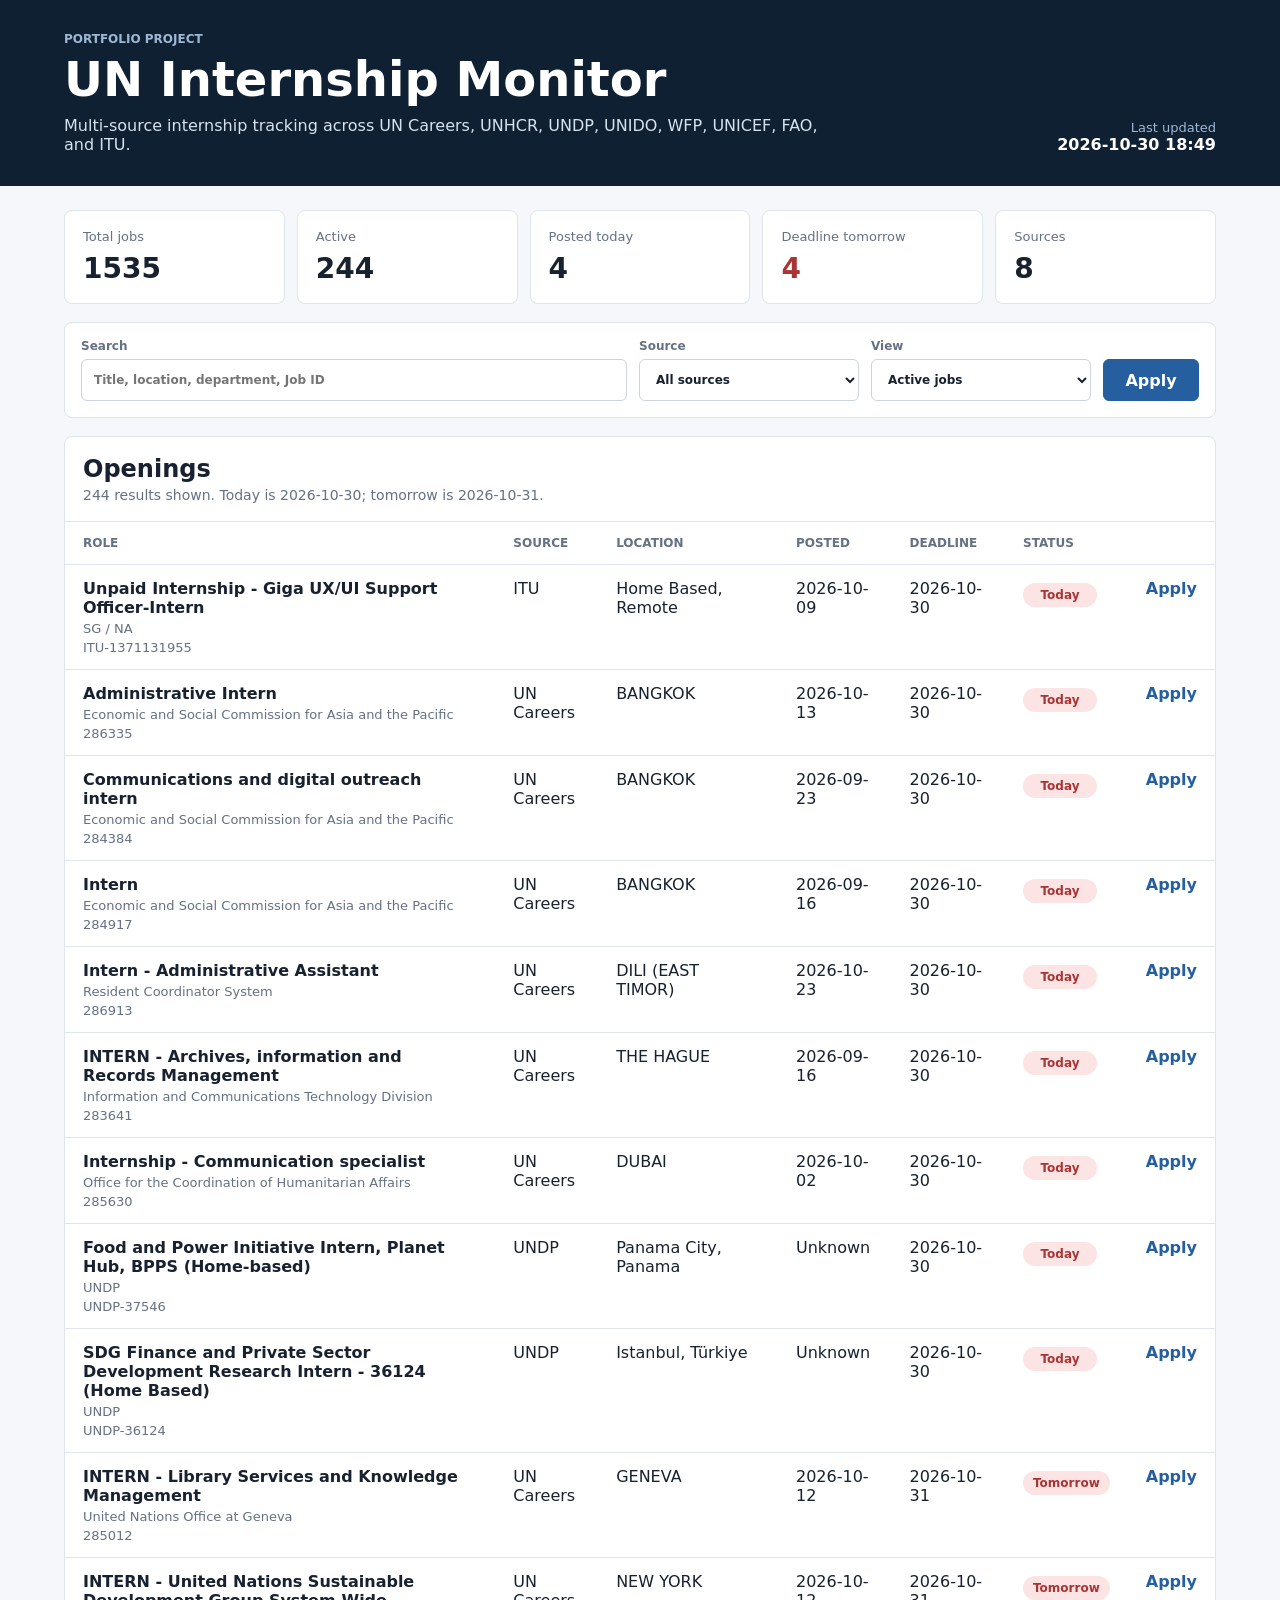
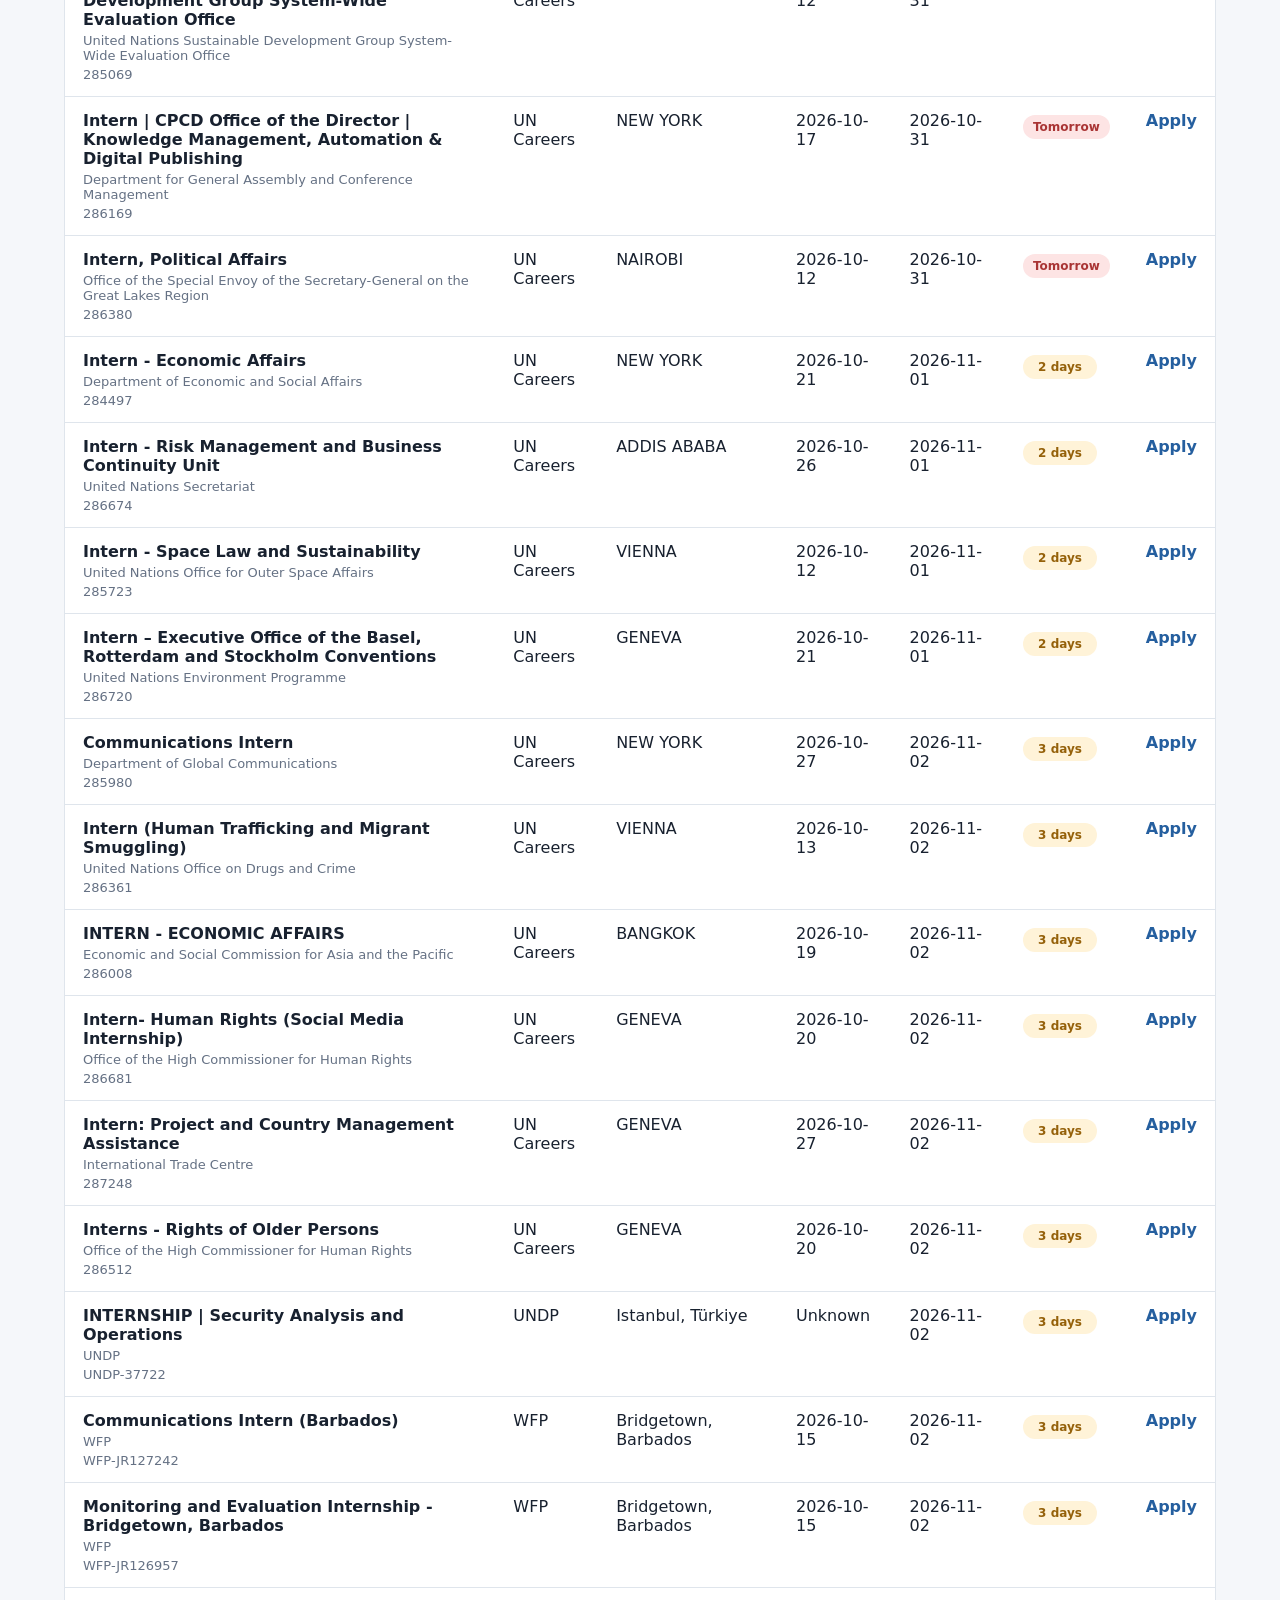
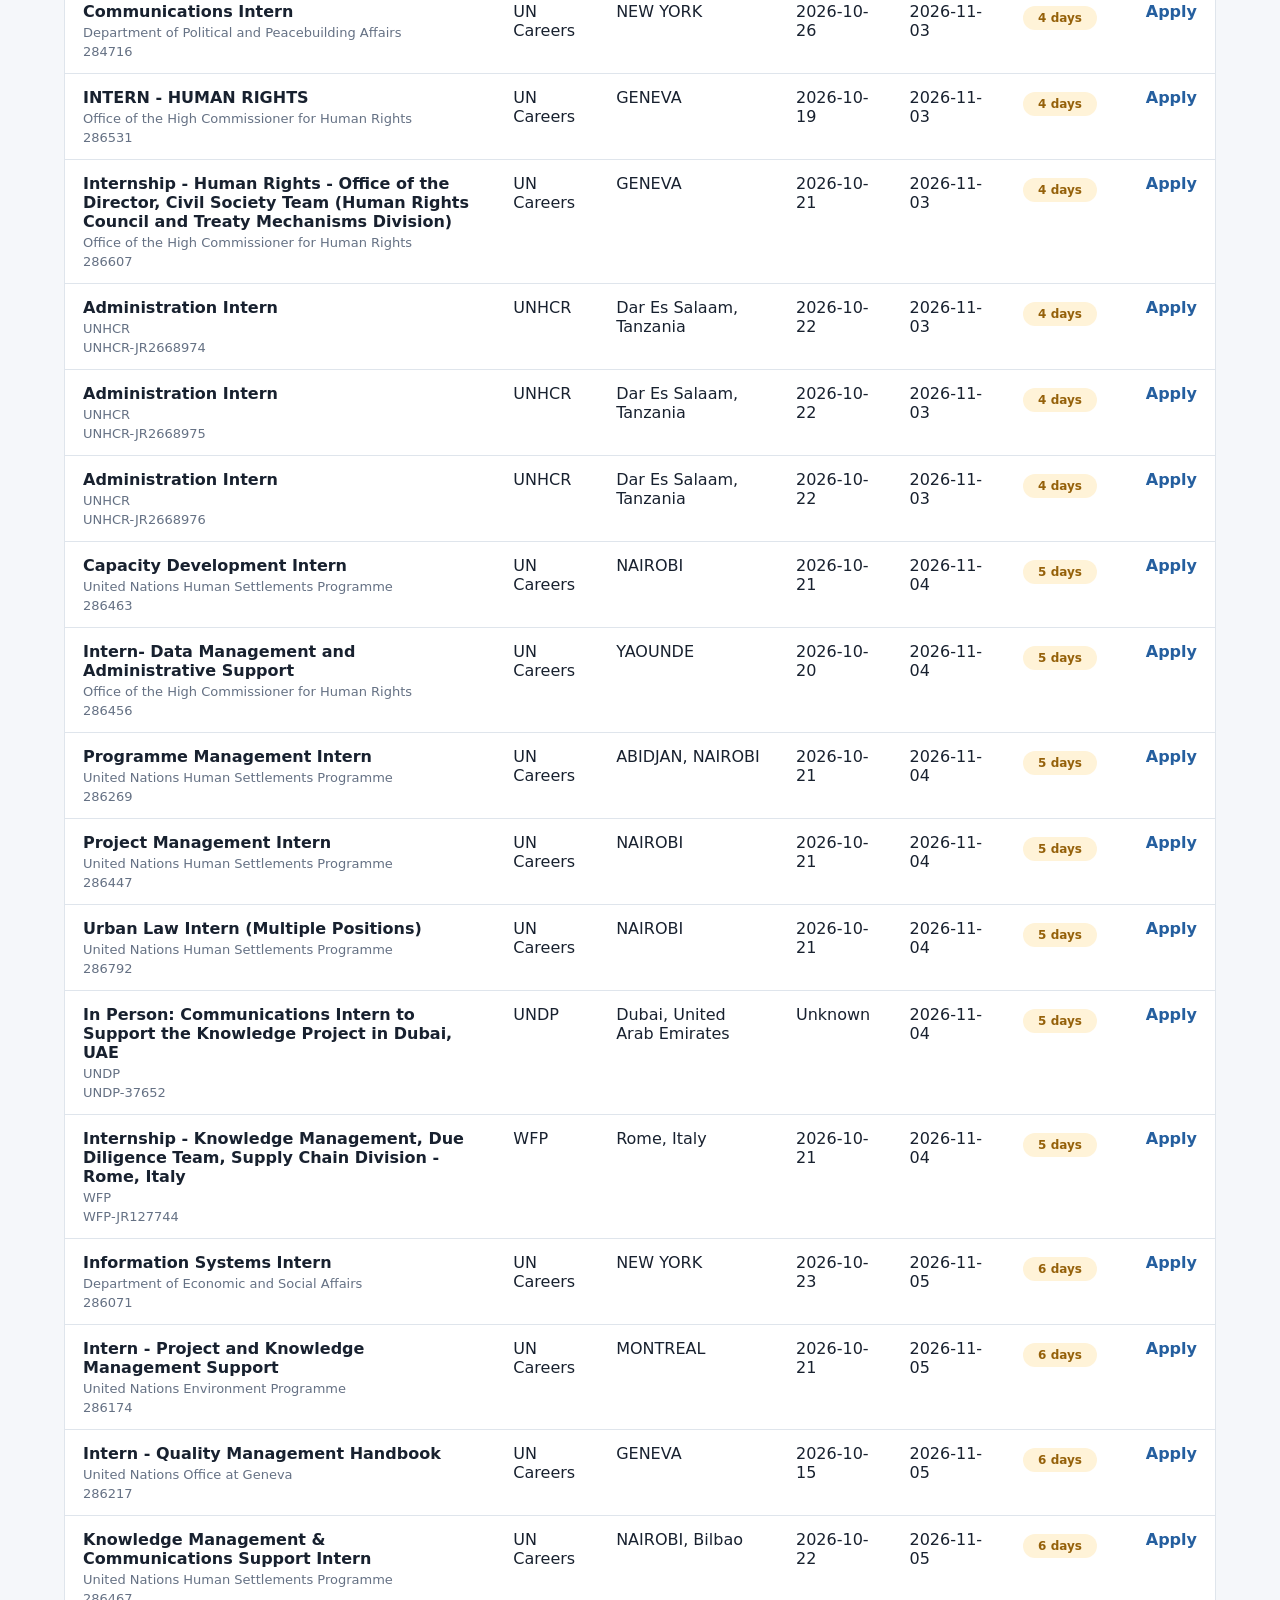
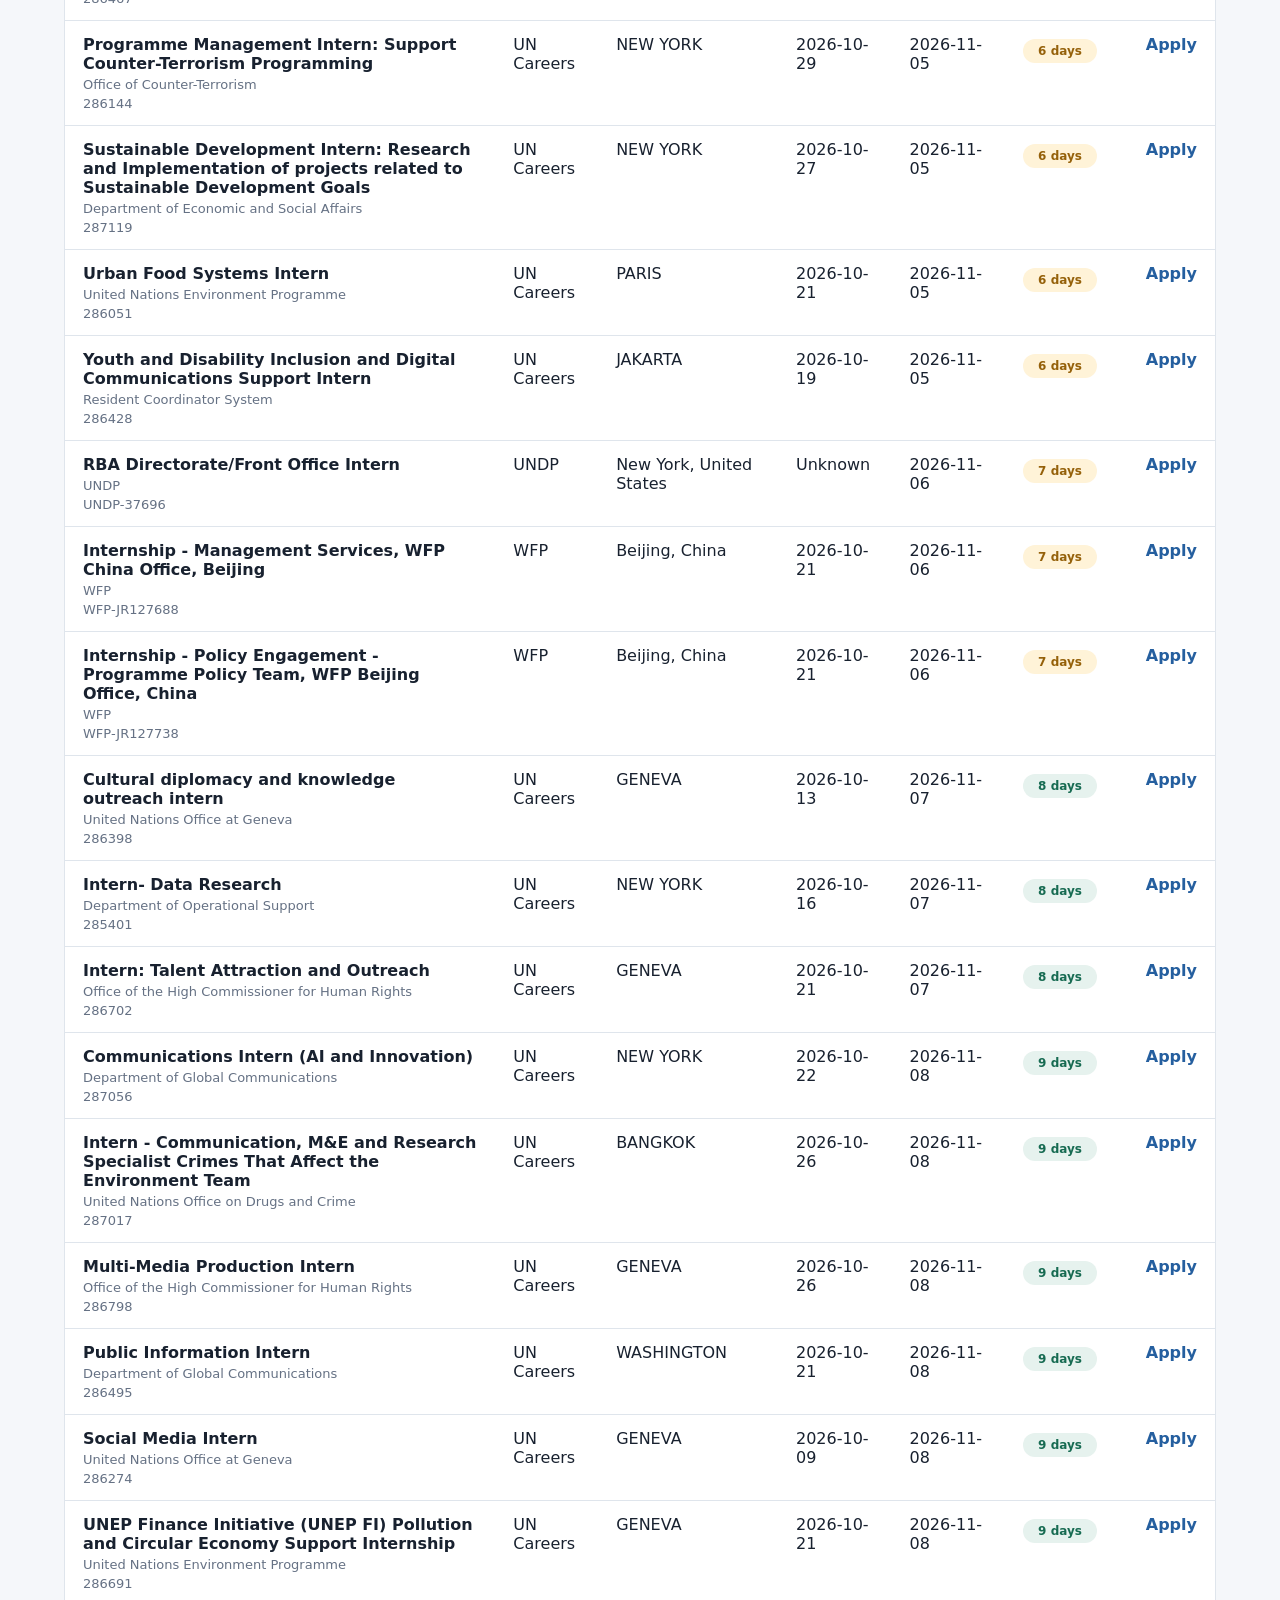
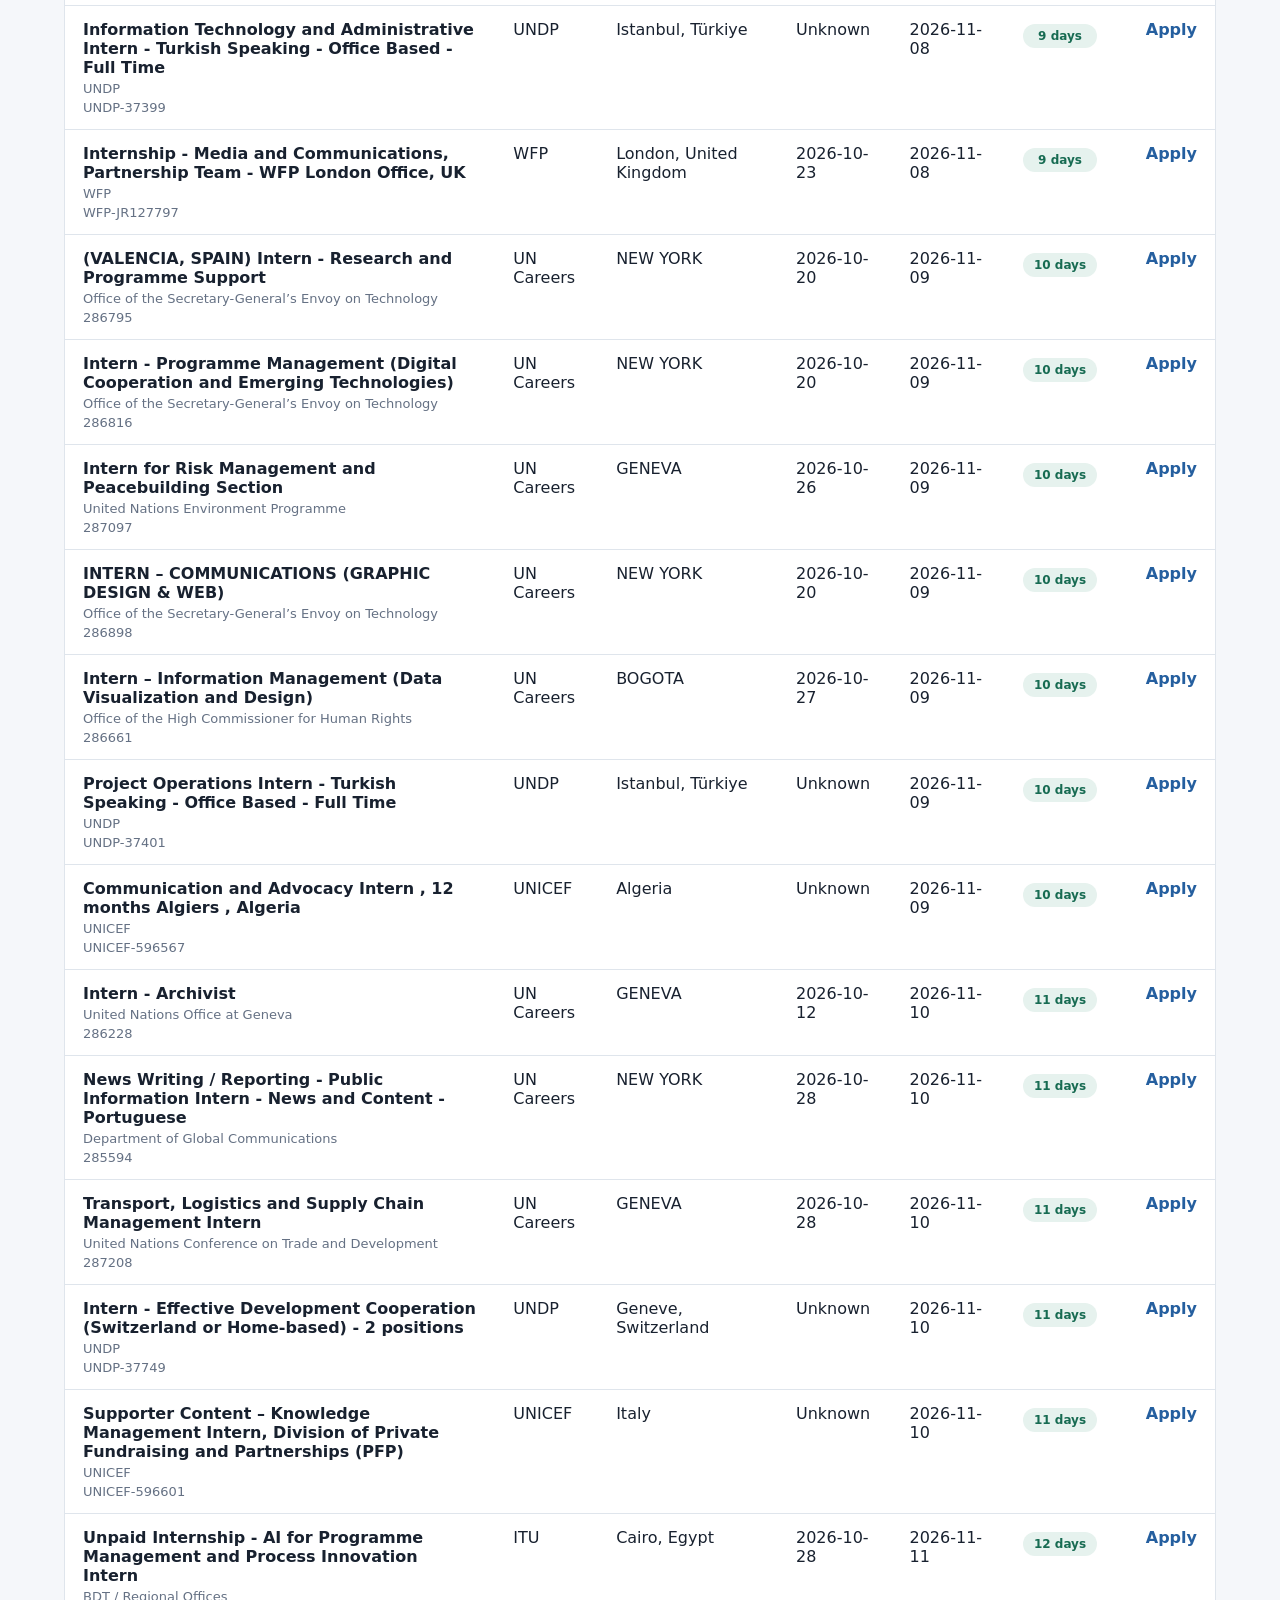
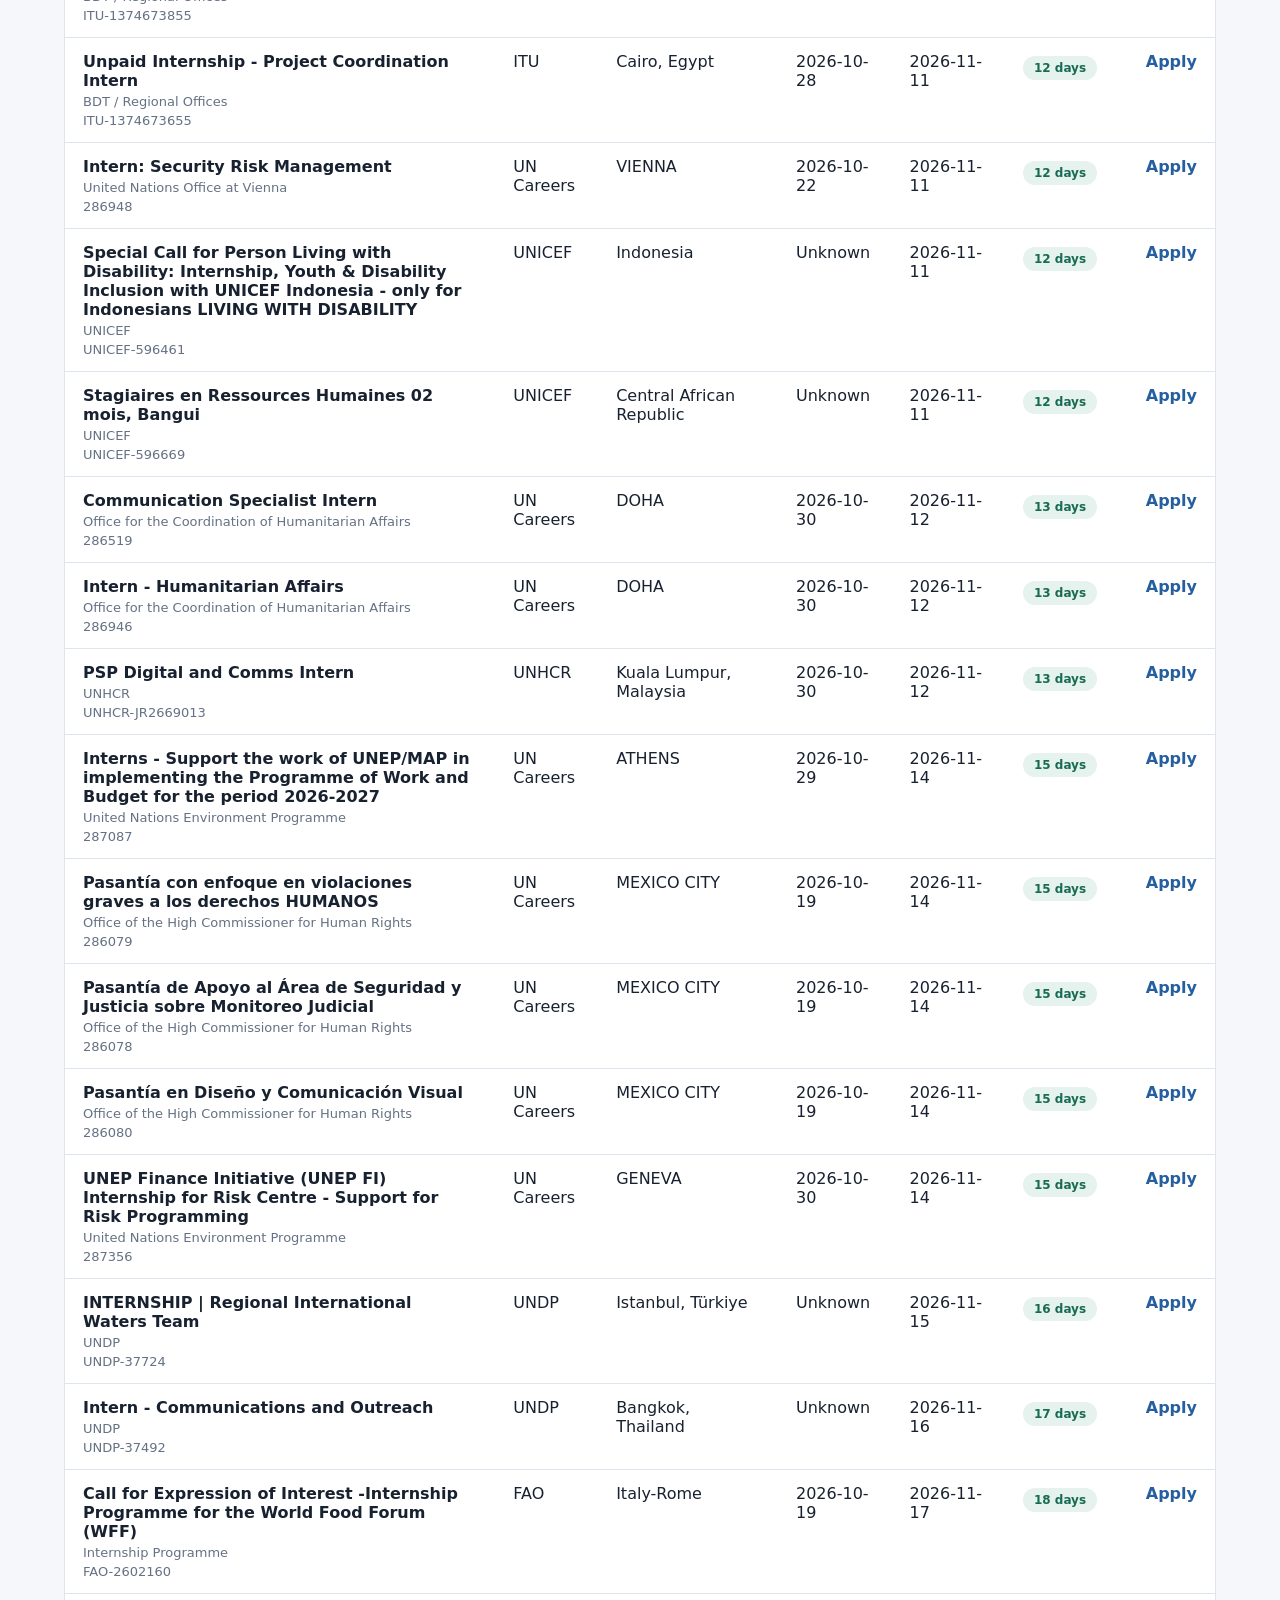
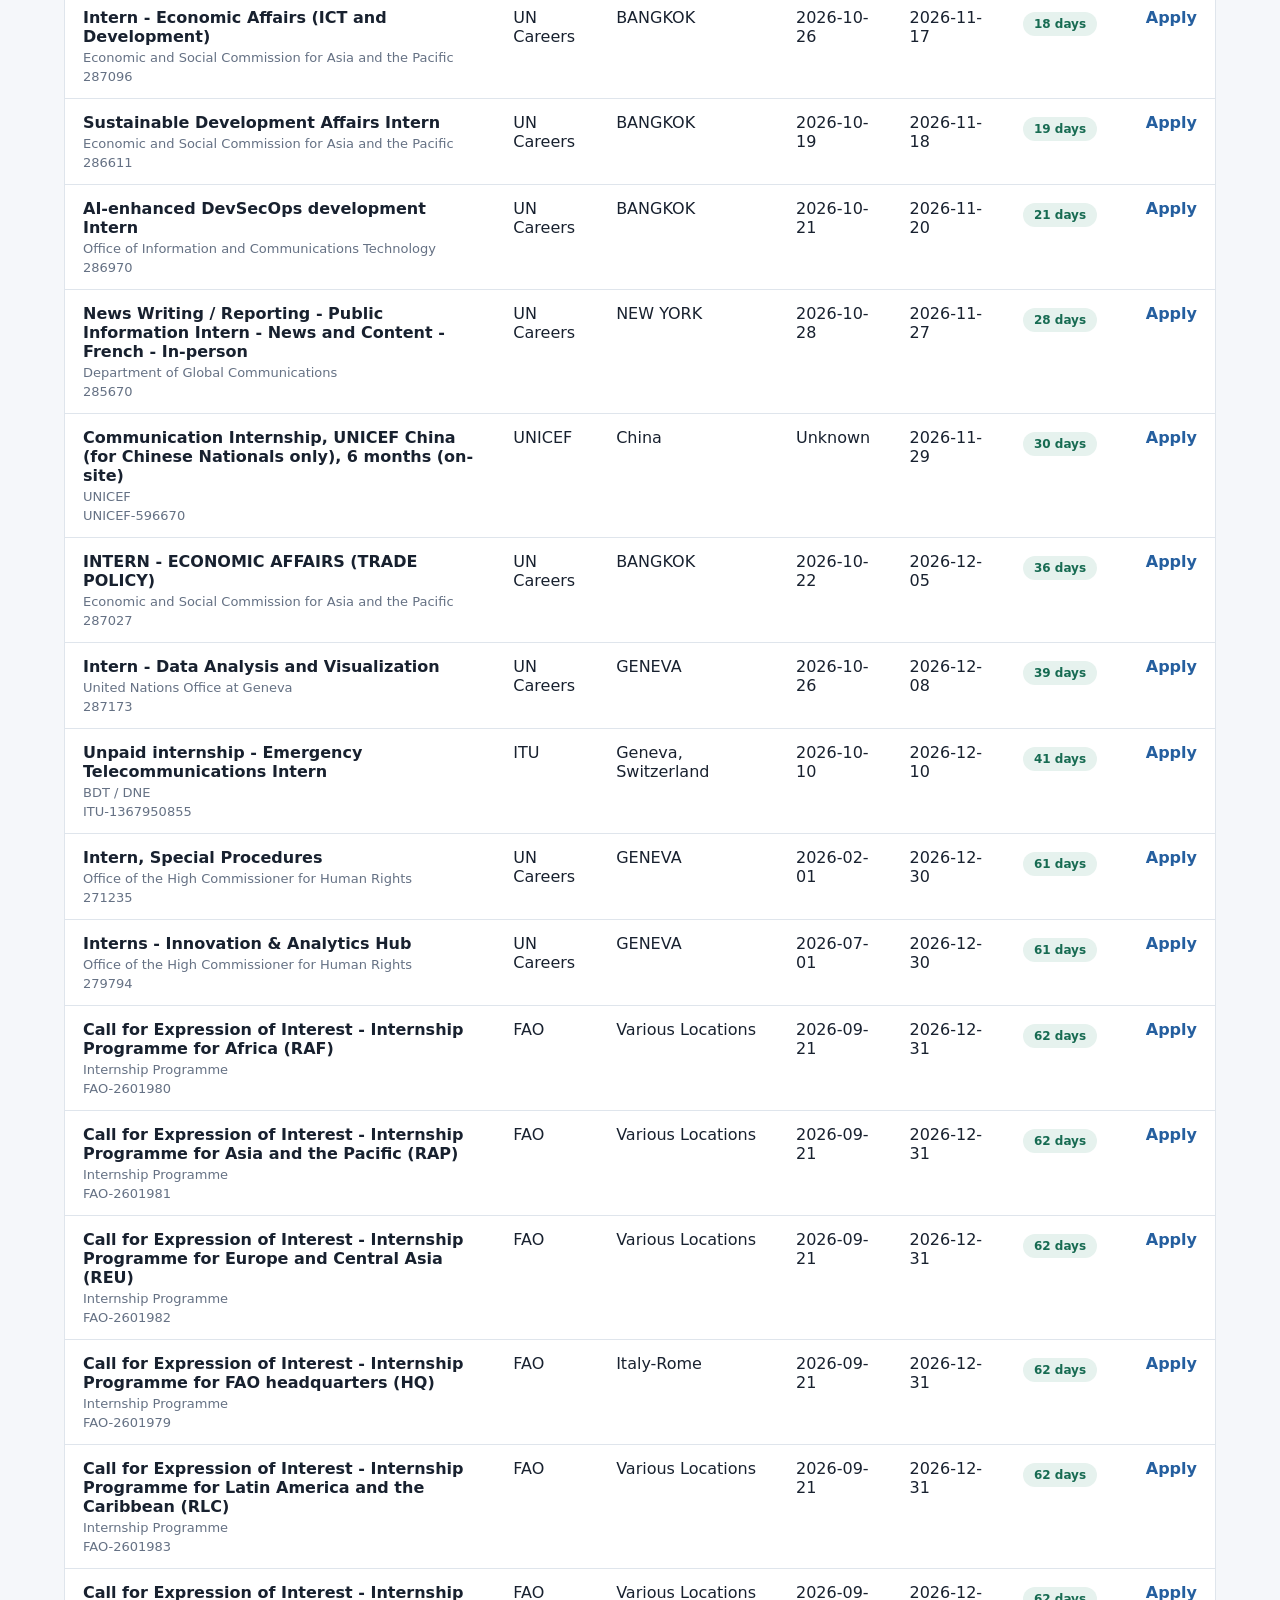
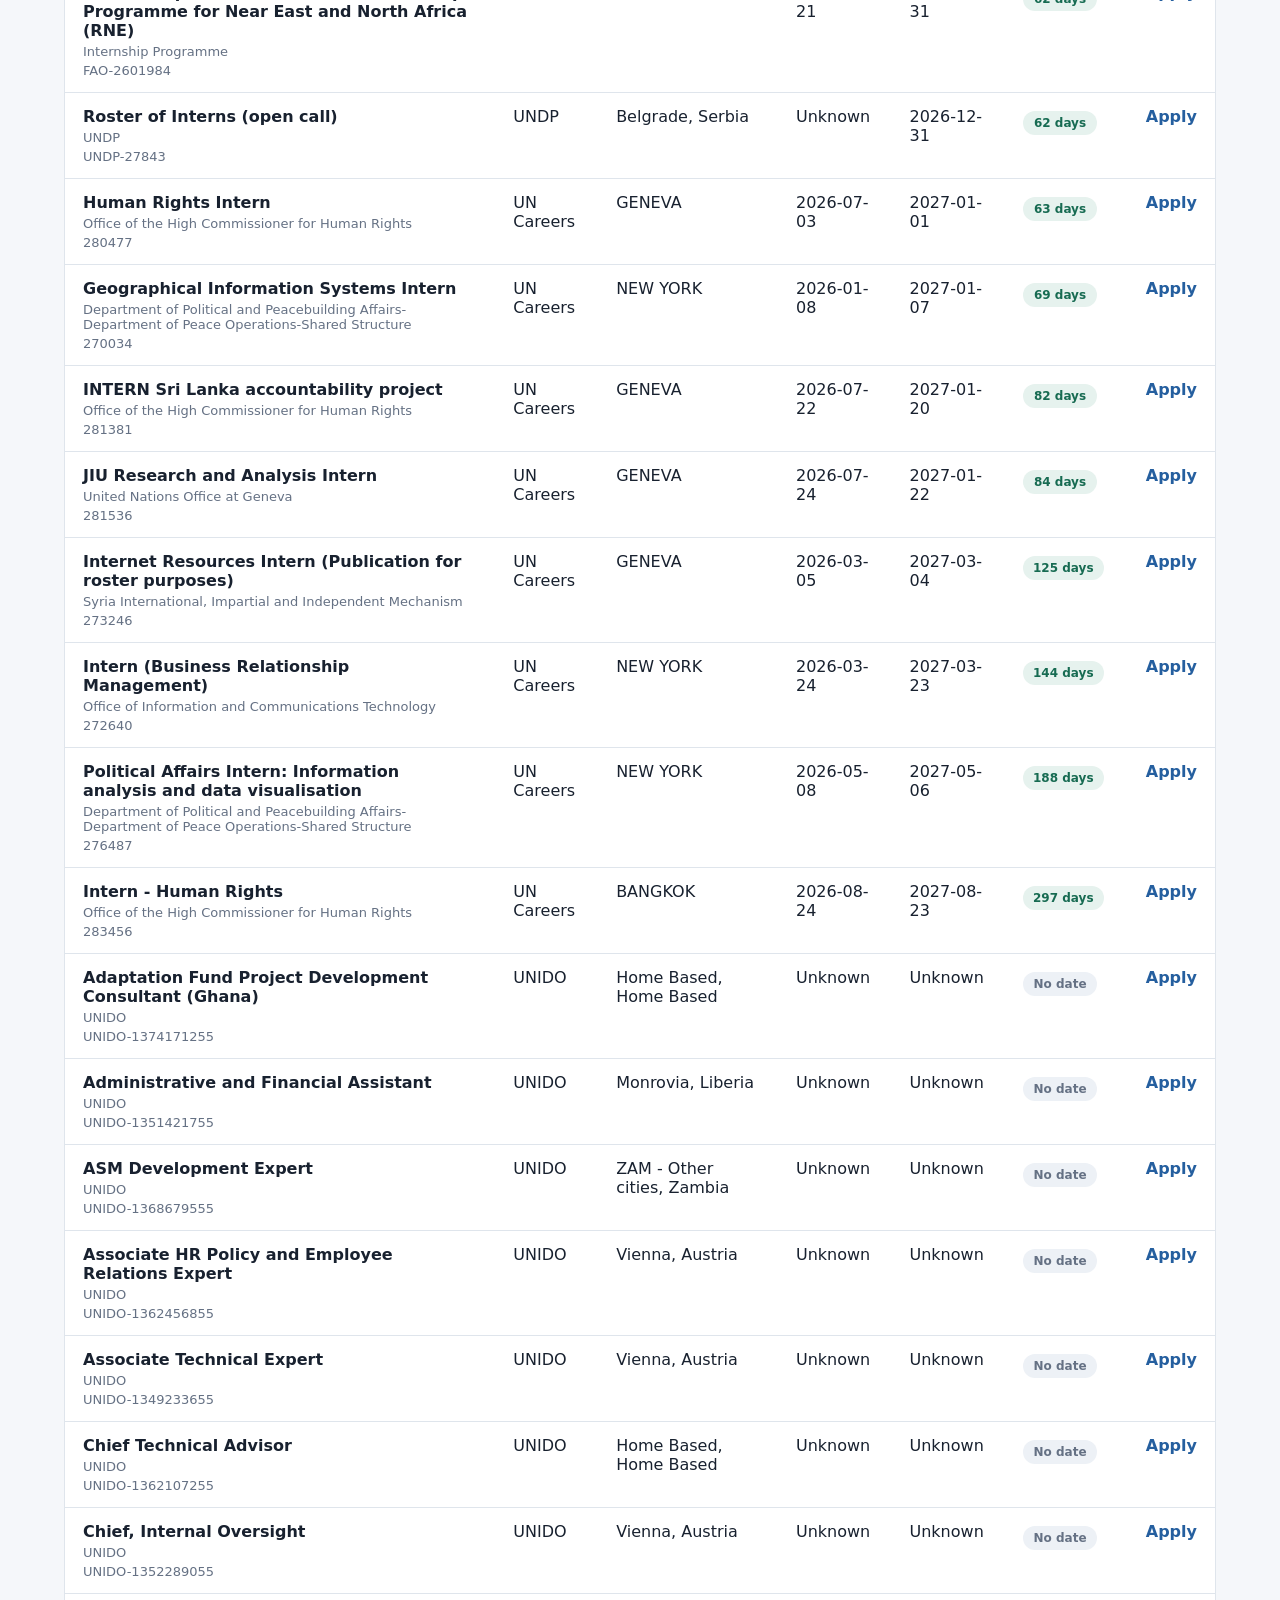
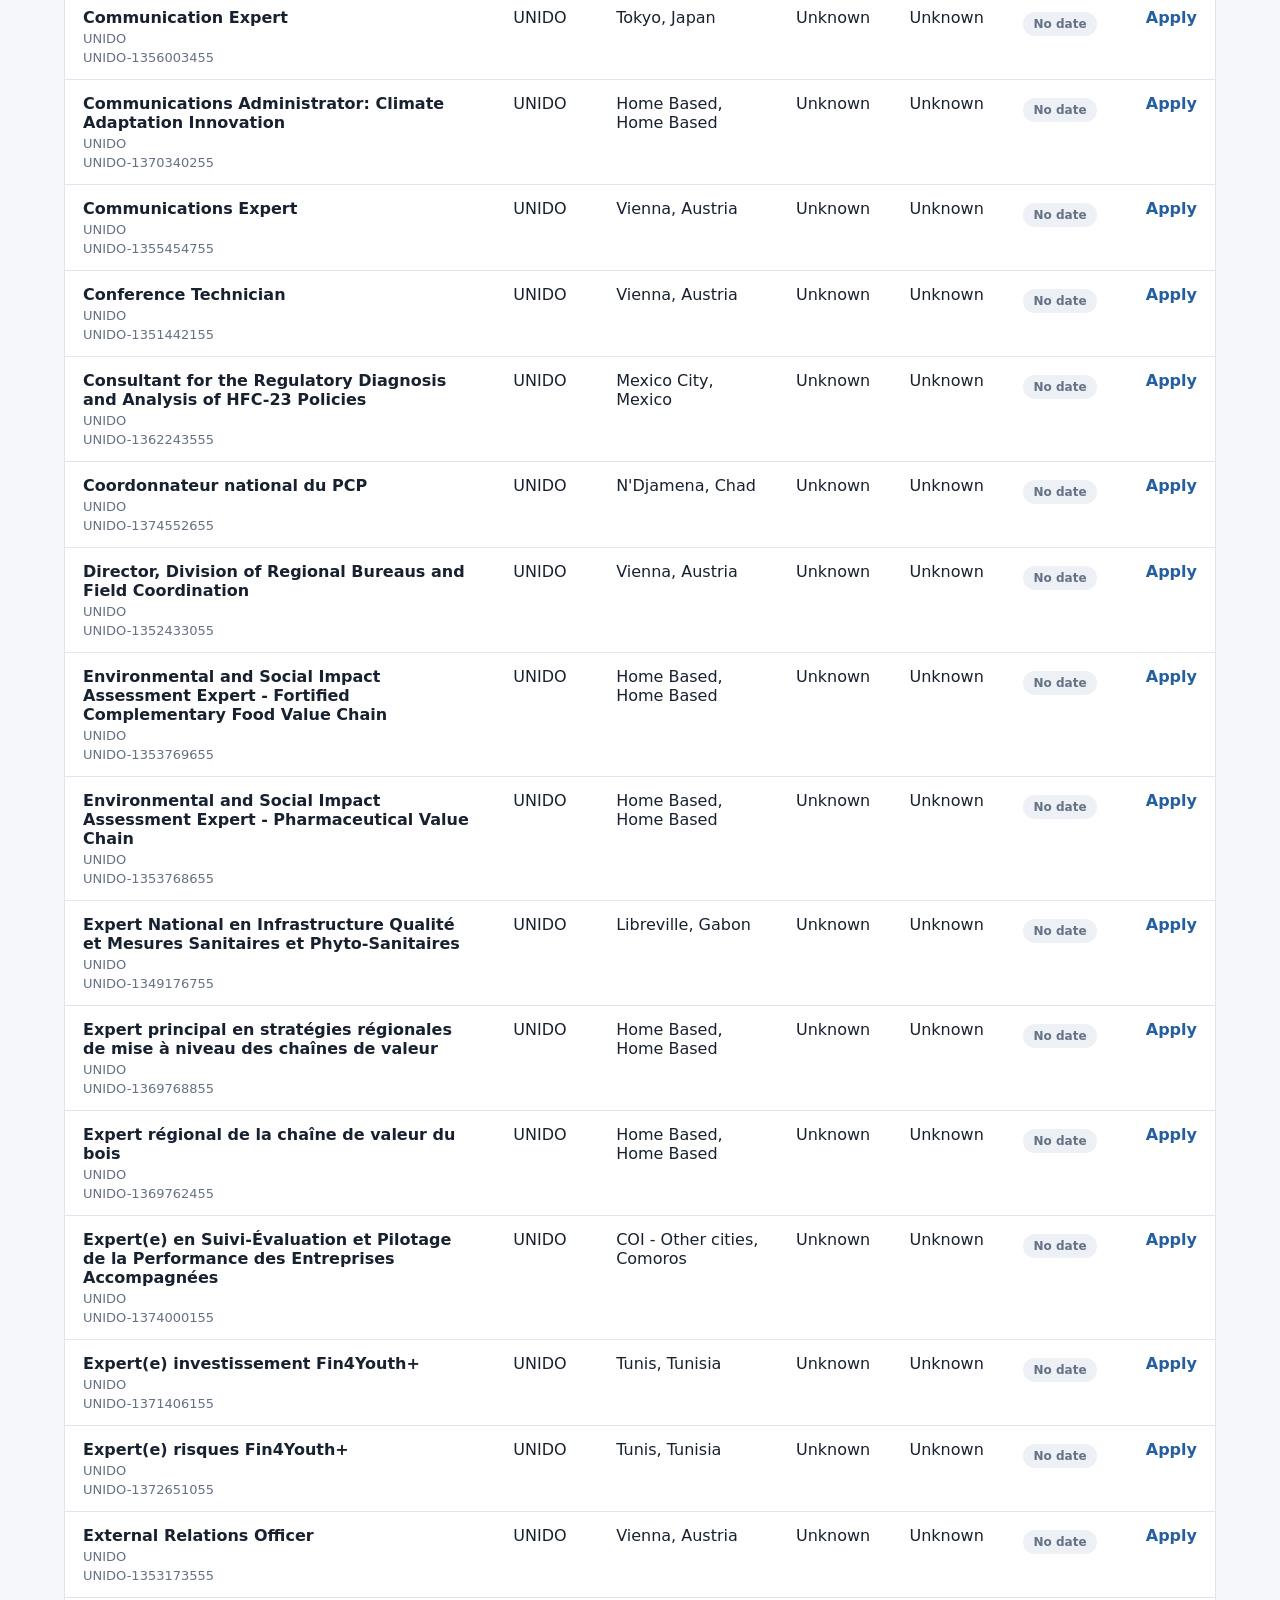
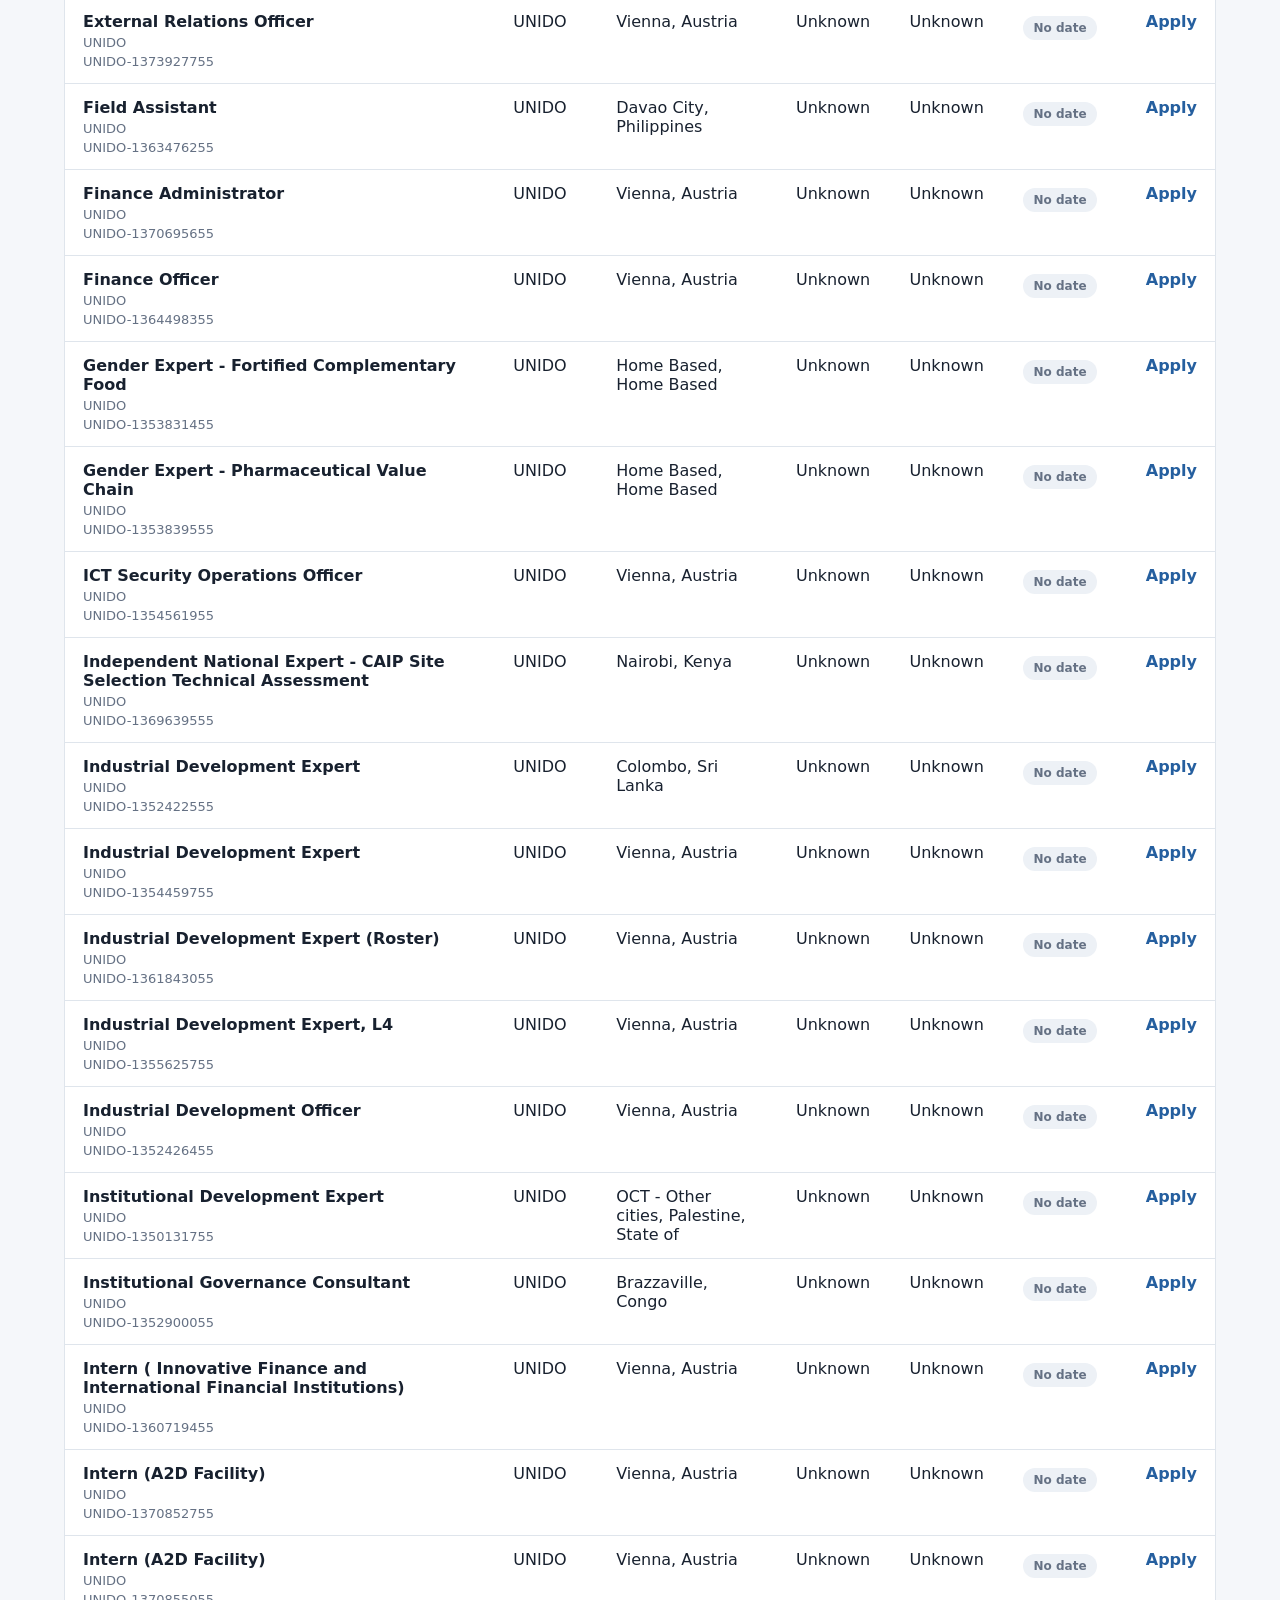
<file: docs/index.html>
<!doctype html>
<html lang="en">
  <head>
    <meta charset="utf-8">
    <meta name="viewport" content="width=device-width, initial-scale=1">
    <title>UN Internship Monitor</title>
    
      <link rel="stylesheet" href="dashboard.css">
    
  </head>
  <body>
    <header class="topbar">
      <div>
        <p class="eyebrow">Portfolio Project</p>
        <h1>UN Internship Monitor</h1>
        <p class="subtitle">Multi-source internship tracking across UN Careers, UNHCR, UNDP, UNIDO, WFP, UNICEF, FAO, and ITU.</p>
      </div>
      <div class="meta">
        <span>Last updated</span>
        <strong>2026-10-30 18:49</strong>
      </div>
    </header>

    <main>
      <section class="stats" aria-label="Summary">
        <div class="stat">
          <span>Total jobs</span>
          <strong>1535</strong>
        </div>
        <div class="stat">
          <span>Active</span>
          <strong>244</strong>
        </div>
        <div class="stat">
          <span>Posted today</span>
          <strong>4</strong>
        </div>
        <div class="stat urgent">
          <span>Deadline tomorrow</span>
          <strong>4</strong>
        </div>
        <div class="stat">
          <span>Sources</span>
          <strong>8</strong>
        </div>
      </section>

      <section class="controls" aria-label="Filters">
        <form method="get" action="/">
          <label>
            Search
            <input type="search" name="q" value="" placeholder="Title, location, department, Job ID">
          </label>
          <label>
            Source
            <select name="source">
              <option value="all" selected>All sources</option>
              
                <option value="FAO" >FAO</option>
              
                <option value="ITU" >ITU</option>
              
                <option value="UN Careers" >UN Careers</option>
              
                <option value="UNDP" >UNDP</option>
              
                <option value="UNHCR" >UNHCR</option>
              
                <option value="UNICEF" >UNICEF</option>
              
                <option value="UNIDO" >UNIDO</option>
              
                <option value="WFP" >WFP</option>
              
            </select>
          </label>
          <label>
            View
            <select name="status">
              <option value="active" selected>Active jobs</option>
              <option value="today" >Posted today</option>
              <option value="deadline" >Deadline tomorrow</option>
              <option value="all" >All jobs</option>
            </select>
          </label>
          <button type="submit" disabled title="Use the live app for interactive filters">Apply</button>
        </form>
      </section>

      <section class="jobs" aria-label="Jobs">
        <div class="section-head">
          <div>
            <h2>Openings</h2>
            <p>244 results shown. Today is 2026-10-30; tomorrow is 2026-10-31.</p>
          </div>
        </div>

        <div class="table-wrap">
          <table>
            <thead>
              <tr>
                <th>Role</th>
                <th>Source</th>
                <th>Location</th>
                <th>Posted</th>
                <th>Deadline</th>
                <th>Status</th>
                <th></th>
              </tr>
            </thead>
            <tbody>
              
                <tr>
                  <td>
                    <strong>Unpaid Internship - Giga UX/UI Support Officer-Intern</strong>
                    <span>SG / NA</span>
                    <small>ITU-1371131955</small>
                  </td>
                  <td>ITU</td>
                  <td>Home Based, Remote</td>
                  <td>2026-10-09</td>
                  <td>2026-10-30</td>
                  <td>
                    <span class="pill urgent">
                      
                        Today
                      
                    </span>
                  </td>
                  <td><a class="apply" href="https://jobs.itu.int/job/Home-Based-Unpaid-Internship-Giga-UXUI-Support-Officer-Intern/1371131955/" target="_blank" rel="noreferrer">Apply</a></td>
                </tr>
              
                <tr>
                  <td>
                    <strong>Administrative Intern</strong>
                    <span>Economic and Social Commission for Asia and the Pacific</span>
                    <small>286335</small>
                  </td>
                  <td>UN Careers</td>
                  <td>BANGKOK</td>
                  <td>2026-10-13</td>
                  <td>2026-10-30</td>
                  <td>
                    <span class="pill urgent">
                      
                        Today
                      
                    </span>
                  </td>
                  <td><a class="apply" href="https://careers.un.org/jobSearchDescription/286335?language=en" target="_blank" rel="noreferrer">Apply</a></td>
                </tr>
              
                <tr>
                  <td>
                    <strong>Communications and digital outreach intern</strong>
                    <span>Economic and Social Commission for Asia and the Pacific</span>
                    <small>284384</small>
                  </td>
                  <td>UN Careers</td>
                  <td>BANGKOK</td>
                  <td>2026-09-23</td>
                  <td>2026-10-30</td>
                  <td>
                    <span class="pill urgent">
                      
                        Today
                      
                    </span>
                  </td>
                  <td><a class="apply" href="https://careers.un.org/jobSearchDescription/284384?language=en" target="_blank" rel="noreferrer">Apply</a></td>
                </tr>
              
                <tr>
                  <td>
                    <strong>Intern</strong>
                    <span>Economic and Social Commission for Asia and the Pacific</span>
                    <small>284917</small>
                  </td>
                  <td>UN Careers</td>
                  <td>BANGKOK</td>
                  <td>2026-09-16</td>
                  <td>2026-10-30</td>
                  <td>
                    <span class="pill urgent">
                      
                        Today
                      
                    </span>
                  </td>
                  <td><a class="apply" href="https://careers.un.org/jobSearchDescription/284917?language=en" target="_blank" rel="noreferrer">Apply</a></td>
                </tr>
              
                <tr>
                  <td>
                    <strong>Intern - Administrative Assistant</strong>
                    <span>Resident Coordinator System</span>
                    <small>286913</small>
                  </td>
                  <td>UN Careers</td>
                  <td>DILI (EAST TIMOR)</td>
                  <td>2026-10-23</td>
                  <td>2026-10-30</td>
                  <td>
                    <span class="pill urgent">
                      
                        Today
                      
                    </span>
                  </td>
                  <td><a class="apply" href="https://careers.un.org/jobSearchDescription/286913?language=en" target="_blank" rel="noreferrer">Apply</a></td>
                </tr>
              
                <tr>
                  <td>
                    <strong>INTERN - Archives, information and Records Management</strong>
                    <span>Information and Communications Technology Division</span>
                    <small>283641</small>
                  </td>
                  <td>UN Careers</td>
                  <td>THE HAGUE</td>
                  <td>2026-09-16</td>
                  <td>2026-10-30</td>
                  <td>
                    <span class="pill urgent">
                      
                        Today
                      
                    </span>
                  </td>
                  <td><a class="apply" href="https://careers.un.org/jobSearchDescription/283641?language=en" target="_blank" rel="noreferrer">Apply</a></td>
                </tr>
              
                <tr>
                  <td>
                    <strong>Internship - Communication specialist</strong>
                    <span>Office for the Coordination of Humanitarian Affairs</span>
                    <small>285630</small>
                  </td>
                  <td>UN Careers</td>
                  <td>DUBAI</td>
                  <td>2026-10-02</td>
                  <td>2026-10-30</td>
                  <td>
                    <span class="pill urgent">
                      
                        Today
                      
                    </span>
                  </td>
                  <td><a class="apply" href="https://careers.un.org/jobSearchDescription/285630?language=en" target="_blank" rel="noreferrer">Apply</a></td>
                </tr>
              
                <tr>
                  <td>
                    <strong>Food and Power Initiative Intern, Planet Hub, BPPS (Home-based)</strong>
                    <span>UNDP</span>
                    <small>UNDP-37546</small>
                  </td>
                  <td>UNDP</td>
                  <td>Panama City, Panama</td>
                  <td>Unknown</td>
                  <td>2026-10-30</td>
                  <td>
                    <span class="pill urgent">
                      
                        Today
                      
                    </span>
                  </td>
                  <td><a class="apply" href="https://estm.fa.em2.oraclecloud.com/hcmUI/CandidateExperience/en/sites/CX_1/requisitions/job/37546" target="_blank" rel="noreferrer">Apply</a></td>
                </tr>
              
                <tr>
                  <td>
                    <strong>SDG Finance and Private Sector Development Research Intern - 36124 (Home Based)</strong>
                    <span>UNDP</span>
                    <small>UNDP-36124</small>
                  </td>
                  <td>UNDP</td>
                  <td>Istanbul, Türkiye</td>
                  <td>Unknown</td>
                  <td>2026-10-30</td>
                  <td>
                    <span class="pill urgent">
                      
                        Today
                      
                    </span>
                  </td>
                  <td><a class="apply" href="https://estm.fa.em2.oraclecloud.com/hcmUI/CandidateExperience/en/sites/CX_1/requisitions/job/36124" target="_blank" rel="noreferrer">Apply</a></td>
                </tr>
              
                <tr>
                  <td>
                    <strong>INTERN - Library Services and Knowledge Management</strong>
                    <span>United Nations Office at Geneva</span>
                    <small>285012</small>
                  </td>
                  <td>UN Careers</td>
                  <td>GENEVA</td>
                  <td>2026-10-12</td>
                  <td>2026-10-31</td>
                  <td>
                    <span class="pill urgent">
                      
                        Tomorrow
                      
                    </span>
                  </td>
                  <td><a class="apply" href="https://careers.un.org/jobSearchDescription/285012?language=en" target="_blank" rel="noreferrer">Apply</a></td>
                </tr>
              
                <tr>
                  <td>
                    <strong>INTERN - United Nations Sustainable Development Group System-Wide Evaluation Office</strong>
                    <span>United Nations Sustainable Development Group System-Wide Evaluation Office</span>
                    <small>285069</small>
                  </td>
                  <td>UN Careers</td>
                  <td>NEW YORK</td>
                  <td>2026-10-12</td>
                  <td>2026-10-31</td>
                  <td>
                    <span class="pill urgent">
                      
                        Tomorrow
                      
                    </span>
                  </td>
                  <td><a class="apply" href="https://careers.un.org/jobSearchDescription/285069?language=en" target="_blank" rel="noreferrer">Apply</a></td>
                </tr>
              
                <tr>
                  <td>
                    <strong>Intern | CPCD Office of the Director | Knowledge Management, Automation &amp; Digital Publishing</strong>
                    <span>Department for General Assembly and Conference Management</span>
                    <small>286169</small>
                  </td>
                  <td>UN Careers</td>
                  <td>NEW YORK</td>
                  <td>2026-10-17</td>
                  <td>2026-10-31</td>
                  <td>
                    <span class="pill urgent">
                      
                        Tomorrow
                      
                    </span>
                  </td>
                  <td><a class="apply" href="https://careers.un.org/jobSearchDescription/286169?language=en" target="_blank" rel="noreferrer">Apply</a></td>
                </tr>
              
                <tr>
                  <td>
                    <strong>Intern, Political Affairs</strong>
                    <span>Office of the Special Envoy of the Secretary-General on the Great Lakes Region</span>
                    <small>286380</small>
                  </td>
                  <td>UN Careers</td>
                  <td>NAIROBI</td>
                  <td>2026-10-12</td>
                  <td>2026-10-31</td>
                  <td>
                    <span class="pill urgent">
                      
                        Tomorrow
                      
                    </span>
                  </td>
                  <td><a class="apply" href="https://careers.un.org/jobSearchDescription/286380?language=en" target="_blank" rel="noreferrer">Apply</a></td>
                </tr>
              
                <tr>
                  <td>
                    <strong>Intern - Economic Affairs</strong>
                    <span>Department of Economic and Social Affairs</span>
                    <small>284497</small>
                  </td>
                  <td>UN Careers</td>
                  <td>NEW YORK</td>
                  <td>2026-10-21</td>
                  <td>2026-11-01</td>
                  <td>
                    <span class="pill soon">
                      
                        2 days
                      
                    </span>
                  </td>
                  <td><a class="apply" href="https://careers.un.org/jobSearchDescription/284497?language=en" target="_blank" rel="noreferrer">Apply</a></td>
                </tr>
              
                <tr>
                  <td>
                    <strong>Intern - Risk Management and Business Continuity Unit</strong>
                    <span>United Nations Secretariat</span>
                    <small>286674</small>
                  </td>
                  <td>UN Careers</td>
                  <td>ADDIS ABABA</td>
                  <td>2026-10-26</td>
                  <td>2026-11-01</td>
                  <td>
                    <span class="pill soon">
                      
                        2 days
                      
                    </span>
                  </td>
                  <td><a class="apply" href="https://careers.un.org/jobSearchDescription/286674?language=en" target="_blank" rel="noreferrer">Apply</a></td>
                </tr>
              
                <tr>
                  <td>
                    <strong>Intern - Space Law and Sustainability</strong>
                    <span>United Nations Office for Outer Space Affairs</span>
                    <small>285723</small>
                  </td>
                  <td>UN Careers</td>
                  <td>VIENNA</td>
                  <td>2026-10-12</td>
                  <td>2026-11-01</td>
                  <td>
                    <span class="pill soon">
                      
                        2 days
                      
                    </span>
                  </td>
                  <td><a class="apply" href="https://careers.un.org/jobSearchDescription/285723?language=en" target="_blank" rel="noreferrer">Apply</a></td>
                </tr>
              
                <tr>
                  <td>
                    <strong>Intern – Executive Office of the Basel, Rotterdam and Stockholm Conventions</strong>
                    <span>United Nations Environment Programme</span>
                    <small>286720</small>
                  </td>
                  <td>UN Careers</td>
                  <td>GENEVA</td>
                  <td>2026-10-21</td>
                  <td>2026-11-01</td>
                  <td>
                    <span class="pill soon">
                      
                        2 days
                      
                    </span>
                  </td>
                  <td><a class="apply" href="https://careers.un.org/jobSearchDescription/286720?language=en" target="_blank" rel="noreferrer">Apply</a></td>
                </tr>
              
                <tr>
                  <td>
                    <strong>Communications Intern</strong>
                    <span>Department of Global Communications</span>
                    <small>285980</small>
                  </td>
                  <td>UN Careers</td>
                  <td>NEW YORK</td>
                  <td>2026-10-27</td>
                  <td>2026-11-02</td>
                  <td>
                    <span class="pill soon">
                      
                        3 days
                      
                    </span>
                  </td>
                  <td><a class="apply" href="https://careers.un.org/jobSearchDescription/285980?language=en" target="_blank" rel="noreferrer">Apply</a></td>
                </tr>
              
                <tr>
                  <td>
                    <strong>Intern (Human Trafficking and Migrant Smuggling)</strong>
                    <span>United Nations Office on Drugs and Crime</span>
                    <small>286361</small>
                  </td>
                  <td>UN Careers</td>
                  <td>VIENNA</td>
                  <td>2026-10-13</td>
                  <td>2026-11-02</td>
                  <td>
                    <span class="pill soon">
                      
                        3 days
                      
                    </span>
                  </td>
                  <td><a class="apply" href="https://careers.un.org/jobSearchDescription/286361?language=en" target="_blank" rel="noreferrer">Apply</a></td>
                </tr>
              
                <tr>
                  <td>
                    <strong>INTERN - ECONOMIC AFFAIRS</strong>
                    <span>Economic and Social Commission for Asia and the Pacific</span>
                    <small>286008</small>
                  </td>
                  <td>UN Careers</td>
                  <td>BANGKOK</td>
                  <td>2026-10-19</td>
                  <td>2026-11-02</td>
                  <td>
                    <span class="pill soon">
                      
                        3 days
                      
                    </span>
                  </td>
                  <td><a class="apply" href="https://careers.un.org/jobSearchDescription/286008?language=en" target="_blank" rel="noreferrer">Apply</a></td>
                </tr>
              
                <tr>
                  <td>
                    <strong>Intern- Human Rights (Social Media Internship)</strong>
                    <span>Office of the High Commissioner for Human Rights</span>
                    <small>286681</small>
                  </td>
                  <td>UN Careers</td>
                  <td>GENEVA</td>
                  <td>2026-10-20</td>
                  <td>2026-11-02</td>
                  <td>
                    <span class="pill soon">
                      
                        3 days
                      
                    </span>
                  </td>
                  <td><a class="apply" href="https://careers.un.org/jobSearchDescription/286681?language=en" target="_blank" rel="noreferrer">Apply</a></td>
                </tr>
              
                <tr>
                  <td>
                    <strong>Intern: Project and Country Management Assistance</strong>
                    <span>International Trade Centre</span>
                    <small>287248</small>
                  </td>
                  <td>UN Careers</td>
                  <td>GENEVA</td>
                  <td>2026-10-27</td>
                  <td>2026-11-02</td>
                  <td>
                    <span class="pill soon">
                      
                        3 days
                      
                    </span>
                  </td>
                  <td><a class="apply" href="https://careers.un.org/jobSearchDescription/287248?language=en" target="_blank" rel="noreferrer">Apply</a></td>
                </tr>
              
                <tr>
                  <td>
                    <strong>Interns - Rights of Older Persons</strong>
                    <span>Office of the High Commissioner for Human Rights</span>
                    <small>286512</small>
                  </td>
                  <td>UN Careers</td>
                  <td>GENEVA</td>
                  <td>2026-10-20</td>
                  <td>2026-11-02</td>
                  <td>
                    <span class="pill soon">
                      
                        3 days
                      
                    </span>
                  </td>
                  <td><a class="apply" href="https://careers.un.org/jobSearchDescription/286512?language=en" target="_blank" rel="noreferrer">Apply</a></td>
                </tr>
              
                <tr>
                  <td>
                    <strong>INTERNSHIP | Security Analysis and Operations</strong>
                    <span>UNDP</span>
                    <small>UNDP-37722</small>
                  </td>
                  <td>UNDP</td>
                  <td>Istanbul, Türkiye</td>
                  <td>Unknown</td>
                  <td>2026-11-02</td>
                  <td>
                    <span class="pill soon">
                      
                        3 days
                      
                    </span>
                  </td>
                  <td><a class="apply" href="https://estm.fa.em2.oraclecloud.com/hcmUI/CandidateExperience/en/sites/CX_1/requisitions/job/37722" target="_blank" rel="noreferrer">Apply</a></td>
                </tr>
              
                <tr>
                  <td>
                    <strong>Communications Intern (Barbados)</strong>
                    <span>WFP</span>
                    <small>WFP-JR127242</small>
                  </td>
                  <td>WFP</td>
                  <td>Bridgetown, Barbados</td>
                  <td>2026-10-15</td>
                  <td>2026-11-02</td>
                  <td>
                    <span class="pill soon">
                      
                        3 days
                      
                    </span>
                  </td>
                  <td><a class="apply" href="https://wd3.myworkdaysite.com/en-US/recruiting/wfp/job_openings/jobs?workerSubType=59387fe40123101e856f1834e09b0002" target="_blank" rel="noreferrer">Apply</a></td>
                </tr>
              
                <tr>
                  <td>
                    <strong>Monitoring and Evaluation Internship - Bridgetown, Barbados</strong>
                    <span>WFP</span>
                    <small>WFP-JR126957</small>
                  </td>
                  <td>WFP</td>
                  <td>Bridgetown, Barbados</td>
                  <td>2026-10-15</td>
                  <td>2026-11-02</td>
                  <td>
                    <span class="pill soon">
                      
                        3 days
                      
                    </span>
                  </td>
                  <td><a class="apply" href="https://wd3.myworkdaysite.com/en-US/recruiting/wfp/job_openings/jobs?workerSubType=59387fe40123101e856f1834e09b0002" target="_blank" rel="noreferrer">Apply</a></td>
                </tr>
              
                <tr>
                  <td>
                    <strong>Communications Intern</strong>
                    <span>Department of Political and Peacebuilding Affairs</span>
                    <small>284716</small>
                  </td>
                  <td>UN Careers</td>
                  <td>NEW YORK</td>
                  <td>2026-10-26</td>
                  <td>2026-11-03</td>
                  <td>
                    <span class="pill soon">
                      
                        4 days
                      
                    </span>
                  </td>
                  <td><a class="apply" href="https://careers.un.org/jobSearchDescription/284716?language=en" target="_blank" rel="noreferrer">Apply</a></td>
                </tr>
              
                <tr>
                  <td>
                    <strong>INTERN - HUMAN RIGHTS</strong>
                    <span>Office of the High Commissioner for Human Rights</span>
                    <small>286531</small>
                  </td>
                  <td>UN Careers</td>
                  <td>GENEVA</td>
                  <td>2026-10-19</td>
                  <td>2026-11-03</td>
                  <td>
                    <span class="pill soon">
                      
                        4 days
                      
                    </span>
                  </td>
                  <td><a class="apply" href="https://careers.un.org/jobSearchDescription/286531?language=en" target="_blank" rel="noreferrer">Apply</a></td>
                </tr>
              
                <tr>
                  <td>
                    <strong>Internship - Human Rights - Office of the Director, Civil Society Team (Human Rights Council and Treaty Mechanisms Division)</strong>
                    <span>Office of the High Commissioner for Human Rights</span>
                    <small>286607</small>
                  </td>
                  <td>UN Careers</td>
                  <td>GENEVA</td>
                  <td>2026-10-21</td>
                  <td>2026-11-03</td>
                  <td>
                    <span class="pill soon">
                      
                        4 days
                      
                    </span>
                  </td>
                  <td><a class="apply" href="https://careers.un.org/jobSearchDescription/286607?language=en" target="_blank" rel="noreferrer">Apply</a></td>
                </tr>
              
                <tr>
                  <td>
                    <strong>Administration Intern</strong>
                    <span>UNHCR</span>
                    <small>UNHCR-JR2668974</small>
                  </td>
                  <td>UNHCR</td>
                  <td>Dar Es Salaam, Tanzania</td>
                  <td>2026-10-22</td>
                  <td>2026-11-03</td>
                  <td>
                    <span class="pill soon">
                      
                        4 days
                      
                    </span>
                  </td>
                  <td><a class="apply" href="https://unhcr.wd3.myworkdayjobs.com/External/job/Dar-Es-Salaam-Tanzania/Administration-Intern_JR2668974" target="_blank" rel="noreferrer">Apply</a></td>
                </tr>
              
                <tr>
                  <td>
                    <strong>Administration Intern</strong>
                    <span>UNHCR</span>
                    <small>UNHCR-JR2668975</small>
                  </td>
                  <td>UNHCR</td>
                  <td>Dar Es Salaam, Tanzania</td>
                  <td>2026-10-22</td>
                  <td>2026-11-03</td>
                  <td>
                    <span class="pill soon">
                      
                        4 days
                      
                    </span>
                  </td>
                  <td><a class="apply" href="https://unhcr.wd3.myworkdayjobs.com/External/job/Dar-Es-Salaam-Tanzania/Administration-Intern_JR2668975" target="_blank" rel="noreferrer">Apply</a></td>
                </tr>
              
                <tr>
                  <td>
                    <strong>Administration Intern</strong>
                    <span>UNHCR</span>
                    <small>UNHCR-JR2668976</small>
                  </td>
                  <td>UNHCR</td>
                  <td>Dar Es Salaam, Tanzania</td>
                  <td>2026-10-22</td>
                  <td>2026-11-03</td>
                  <td>
                    <span class="pill soon">
                      
                        4 days
                      
                    </span>
                  </td>
                  <td><a class="apply" href="https://unhcr.wd3.myworkdayjobs.com/External/job/Dar-Es-Salaam-Tanzania/Administration-Intern_JR2668976" target="_blank" rel="noreferrer">Apply</a></td>
                </tr>
              
                <tr>
                  <td>
                    <strong>Capacity Development Intern</strong>
                    <span>United Nations Human Settlements Programme</span>
                    <small>286463</small>
                  </td>
                  <td>UN Careers</td>
                  <td>NAIROBI</td>
                  <td>2026-10-21</td>
                  <td>2026-11-04</td>
                  <td>
                    <span class="pill soon">
                      
                        5 days
                      
                    </span>
                  </td>
                  <td><a class="apply" href="https://careers.un.org/jobSearchDescription/286463?language=en" target="_blank" rel="noreferrer">Apply</a></td>
                </tr>
              
                <tr>
                  <td>
                    <strong>Intern- Data Management and Administrative Support</strong>
                    <span>Office of the High Commissioner for Human Rights</span>
                    <small>286456</small>
                  </td>
                  <td>UN Careers</td>
                  <td>YAOUNDE</td>
                  <td>2026-10-20</td>
                  <td>2026-11-04</td>
                  <td>
                    <span class="pill soon">
                      
                        5 days
                      
                    </span>
                  </td>
                  <td><a class="apply" href="https://careers.un.org/jobSearchDescription/286456?language=en" target="_blank" rel="noreferrer">Apply</a></td>
                </tr>
              
                <tr>
                  <td>
                    <strong>Programme Management Intern</strong>
                    <span>United Nations Human Settlements Programme</span>
                    <small>286269</small>
                  </td>
                  <td>UN Careers</td>
                  <td>ABIDJAN, NAIROBI</td>
                  <td>2026-10-21</td>
                  <td>2026-11-04</td>
                  <td>
                    <span class="pill soon">
                      
                        5 days
                      
                    </span>
                  </td>
                  <td><a class="apply" href="https://careers.un.org/jobSearchDescription/286269?language=en" target="_blank" rel="noreferrer">Apply</a></td>
                </tr>
              
                <tr>
                  <td>
                    <strong>Project Management Intern</strong>
                    <span>United Nations Human Settlements Programme</span>
                    <small>286447</small>
                  </td>
                  <td>UN Careers</td>
                  <td>NAIROBI</td>
                  <td>2026-10-21</td>
                  <td>2026-11-04</td>
                  <td>
                    <span class="pill soon">
                      
                        5 days
                      
                    </span>
                  </td>
                  <td><a class="apply" href="https://careers.un.org/jobSearchDescription/286447?language=en" target="_blank" rel="noreferrer">Apply</a></td>
                </tr>
              
                <tr>
                  <td>
                    <strong>Urban Law Intern (Multiple Positions)</strong>
                    <span>United Nations Human Settlements Programme</span>
                    <small>286792</small>
                  </td>
                  <td>UN Careers</td>
                  <td>NAIROBI</td>
                  <td>2026-10-21</td>
                  <td>2026-11-04</td>
                  <td>
                    <span class="pill soon">
                      
                        5 days
                      
                    </span>
                  </td>
                  <td><a class="apply" href="https://careers.un.org/jobSearchDescription/286792?language=en" target="_blank" rel="noreferrer">Apply</a></td>
                </tr>
              
                <tr>
                  <td>
                    <strong>In Person: Communications Intern to Support the Knowledge Project in Dubai, UAE</strong>
                    <span>UNDP</span>
                    <small>UNDP-37652</small>
                  </td>
                  <td>UNDP</td>
                  <td>Dubai, United Arab Emirates</td>
                  <td>Unknown</td>
                  <td>2026-11-04</td>
                  <td>
                    <span class="pill soon">
                      
                        5 days
                      
                    </span>
                  </td>
                  <td><a class="apply" href="https://estm.fa.em2.oraclecloud.com/hcmUI/CandidateExperience/en/sites/CX_1/requisitions/job/37652" target="_blank" rel="noreferrer">Apply</a></td>
                </tr>
              
                <tr>
                  <td>
                    <strong>Internship - Knowledge Management, Due Diligence Team, Supply Chain Division - Rome, Italy</strong>
                    <span>WFP</span>
                    <small>WFP-JR127744</small>
                  </td>
                  <td>WFP</td>
                  <td>Rome, Italy</td>
                  <td>2026-10-21</td>
                  <td>2026-11-04</td>
                  <td>
                    <span class="pill soon">
                      
                        5 days
                      
                    </span>
                  </td>
                  <td><a class="apply" href="https://wd3.myworkdaysite.com/en-US/recruiting/wfp/job_openings/jobs?workerSubType=59387fe40123101e856f1834e09b0002" target="_blank" rel="noreferrer">Apply</a></td>
                </tr>
              
                <tr>
                  <td>
                    <strong>Information Systems Intern</strong>
                    <span>Department of Economic and Social Affairs</span>
                    <small>286071</small>
                  </td>
                  <td>UN Careers</td>
                  <td>NEW YORK</td>
                  <td>2026-10-23</td>
                  <td>2026-11-05</td>
                  <td>
                    <span class="pill soon">
                      
                        6 days
                      
                    </span>
                  </td>
                  <td><a class="apply" href="https://careers.un.org/jobSearchDescription/286071?language=en" target="_blank" rel="noreferrer">Apply</a></td>
                </tr>
              
                <tr>
                  <td>
                    <strong>Intern - Project and Knowledge Management Support</strong>
                    <span>United Nations Environment Programme</span>
                    <small>286174</small>
                  </td>
                  <td>UN Careers</td>
                  <td>MONTREAL</td>
                  <td>2026-10-21</td>
                  <td>2026-11-05</td>
                  <td>
                    <span class="pill soon">
                      
                        6 days
                      
                    </span>
                  </td>
                  <td><a class="apply" href="https://careers.un.org/jobSearchDescription/286174?language=en" target="_blank" rel="noreferrer">Apply</a></td>
                </tr>
              
                <tr>
                  <td>
                    <strong>Intern - Quality Management Handbook</strong>
                    <span>United Nations Office at Geneva</span>
                    <small>286217</small>
                  </td>
                  <td>UN Careers</td>
                  <td>GENEVA</td>
                  <td>2026-10-15</td>
                  <td>2026-11-05</td>
                  <td>
                    <span class="pill soon">
                      
                        6 days
                      
                    </span>
                  </td>
                  <td><a class="apply" href="https://careers.un.org/jobSearchDescription/286217?language=en" target="_blank" rel="noreferrer">Apply</a></td>
                </tr>
              
                <tr>
                  <td>
                    <strong>Knowledge Management &amp; Communications Support Intern</strong>
                    <span>United Nations Human Settlements Programme</span>
                    <small>286467</small>
                  </td>
                  <td>UN Careers</td>
                  <td>NAIROBI, Bilbao</td>
                  <td>2026-10-22</td>
                  <td>2026-11-05</td>
                  <td>
                    <span class="pill soon">
                      
                        6 days
                      
                    </span>
                  </td>
                  <td><a class="apply" href="https://careers.un.org/jobSearchDescription/286467?language=en" target="_blank" rel="noreferrer">Apply</a></td>
                </tr>
              
                <tr>
                  <td>
                    <strong>Programme Management Intern: Support Counter-Terrorism Programming</strong>
                    <span>Office of Counter-Terrorism</span>
                    <small>286144</small>
                  </td>
                  <td>UN Careers</td>
                  <td>NEW YORK</td>
                  <td>2026-10-29</td>
                  <td>2026-11-05</td>
                  <td>
                    <span class="pill soon">
                      
                        6 days
                      
                    </span>
                  </td>
                  <td><a class="apply" href="https://careers.un.org/jobSearchDescription/286144?language=en" target="_blank" rel="noreferrer">Apply</a></td>
                </tr>
              
                <tr>
                  <td>
                    <strong>Sustainable Development Intern: Research and Implementation of projects related to Sustainable Development Goals</strong>
                    <span>Department of Economic and Social Affairs</span>
                    <small>287119</small>
                  </td>
                  <td>UN Careers</td>
                  <td>NEW YORK</td>
                  <td>2026-10-27</td>
                  <td>2026-11-05</td>
                  <td>
                    <span class="pill soon">
                      
                        6 days
                      
                    </span>
                  </td>
                  <td><a class="apply" href="https://careers.un.org/jobSearchDescription/287119?language=en" target="_blank" rel="noreferrer">Apply</a></td>
                </tr>
              
                <tr>
                  <td>
                    <strong>Urban Food Systems Intern</strong>
                    <span>United Nations Environment Programme</span>
                    <small>286051</small>
                  </td>
                  <td>UN Careers</td>
                  <td>PARIS</td>
                  <td>2026-10-21</td>
                  <td>2026-11-05</td>
                  <td>
                    <span class="pill soon">
                      
                        6 days
                      
                    </span>
                  </td>
                  <td><a class="apply" href="https://careers.un.org/jobSearchDescription/286051?language=en" target="_blank" rel="noreferrer">Apply</a></td>
                </tr>
              
                <tr>
                  <td>
                    <strong>Youth and Disability Inclusion and Digital Communications Support Intern</strong>
                    <span>Resident Coordinator System</span>
                    <small>286428</small>
                  </td>
                  <td>UN Careers</td>
                  <td>JAKARTA</td>
                  <td>2026-10-19</td>
                  <td>2026-11-05</td>
                  <td>
                    <span class="pill soon">
                      
                        6 days
                      
                    </span>
                  </td>
                  <td><a class="apply" href="https://careers.un.org/jobSearchDescription/286428?language=en" target="_blank" rel="noreferrer">Apply</a></td>
                </tr>
              
                <tr>
                  <td>
                    <strong>RBA Directorate/Front Office Intern</strong>
                    <span>UNDP</span>
                    <small>UNDP-37696</small>
                  </td>
                  <td>UNDP</td>
                  <td>New York, United States</td>
                  <td>Unknown</td>
                  <td>2026-11-06</td>
                  <td>
                    <span class="pill soon">
                      
                        7 days
                      
                    </span>
                  </td>
                  <td><a class="apply" href="https://estm.fa.em2.oraclecloud.com/hcmUI/CandidateExperience/en/sites/CX_1/requisitions/job/37696" target="_blank" rel="noreferrer">Apply</a></td>
                </tr>
              
                <tr>
                  <td>
                    <strong>Internship - Management Services, WFP China Office, Beijing</strong>
                    <span>WFP</span>
                    <small>WFP-JR127688</small>
                  </td>
                  <td>WFP</td>
                  <td>Beijing, China</td>
                  <td>2026-10-21</td>
                  <td>2026-11-06</td>
                  <td>
                    <span class="pill soon">
                      
                        7 days
                      
                    </span>
                  </td>
                  <td><a class="apply" href="https://wd3.myworkdaysite.com/en-US/recruiting/wfp/job_openings/jobs?workerSubType=59387fe40123101e856f1834e09b0002" target="_blank" rel="noreferrer">Apply</a></td>
                </tr>
              
                <tr>
                  <td>
                    <strong>Internship - Policy Engagement - Programme Policy Team, WFP Beijing Office, China</strong>
                    <span>WFP</span>
                    <small>WFP-JR127738</small>
                  </td>
                  <td>WFP</td>
                  <td>Beijing, China</td>
                  <td>2026-10-21</td>
                  <td>2026-11-06</td>
                  <td>
                    <span class="pill soon">
                      
                        7 days
                      
                    </span>
                  </td>
                  <td><a class="apply" href="https://wd3.myworkdaysite.com/en-US/recruiting/wfp/job_openings/jobs?workerSubType=59387fe40123101e856f1834e09b0002" target="_blank" rel="noreferrer">Apply</a></td>
                </tr>
              
                <tr>
                  <td>
                    <strong>Cultural diplomacy and knowledge outreach intern</strong>
                    <span>United Nations Office at Geneva</span>
                    <small>286398</small>
                  </td>
                  <td>UN Careers</td>
                  <td>GENEVA</td>
                  <td>2026-10-13</td>
                  <td>2026-11-07</td>
                  <td>
                    <span class="pill open">
                      
                        8 days
                      
                    </span>
                  </td>
                  <td><a class="apply" href="https://careers.un.org/jobSearchDescription/286398?language=en" target="_blank" rel="noreferrer">Apply</a></td>
                </tr>
              
                <tr>
                  <td>
                    <strong>Intern- Data Research</strong>
                    <span>Department of Operational Support</span>
                    <small>285401</small>
                  </td>
                  <td>UN Careers</td>
                  <td>NEW YORK</td>
                  <td>2026-10-16</td>
                  <td>2026-11-07</td>
                  <td>
                    <span class="pill open">
                      
                        8 days
                      
                    </span>
                  </td>
                  <td><a class="apply" href="https://careers.un.org/jobSearchDescription/285401?language=en" target="_blank" rel="noreferrer">Apply</a></td>
                </tr>
              
                <tr>
                  <td>
                    <strong>Intern: Talent Attraction and Outreach</strong>
                    <span>Office of the High Commissioner for Human Rights</span>
                    <small>286702</small>
                  </td>
                  <td>UN Careers</td>
                  <td>GENEVA</td>
                  <td>2026-10-21</td>
                  <td>2026-11-07</td>
                  <td>
                    <span class="pill open">
                      
                        8 days
                      
                    </span>
                  </td>
                  <td><a class="apply" href="https://careers.un.org/jobSearchDescription/286702?language=en" target="_blank" rel="noreferrer">Apply</a></td>
                </tr>
              
                <tr>
                  <td>
                    <strong>Communications Intern (AI and Innovation)</strong>
                    <span>Department of Global Communications</span>
                    <small>287056</small>
                  </td>
                  <td>UN Careers</td>
                  <td>NEW YORK</td>
                  <td>2026-10-22</td>
                  <td>2026-11-08</td>
                  <td>
                    <span class="pill open">
                      
                        9 days
                      
                    </span>
                  </td>
                  <td><a class="apply" href="https://careers.un.org/jobSearchDescription/287056?language=en" target="_blank" rel="noreferrer">Apply</a></td>
                </tr>
              
                <tr>
                  <td>
                    <strong>Intern - Communication, M&amp;E and Research Specialist Crimes That Affect the Environment Team</strong>
                    <span>United Nations Office on Drugs and Crime</span>
                    <small>287017</small>
                  </td>
                  <td>UN Careers</td>
                  <td>BANGKOK</td>
                  <td>2026-10-26</td>
                  <td>2026-11-08</td>
                  <td>
                    <span class="pill open">
                      
                        9 days
                      
                    </span>
                  </td>
                  <td><a class="apply" href="https://careers.un.org/jobSearchDescription/287017?language=en" target="_blank" rel="noreferrer">Apply</a></td>
                </tr>
              
                <tr>
                  <td>
                    <strong>Multi-Media Production Intern</strong>
                    <span>Office of the High Commissioner for Human Rights</span>
                    <small>286798</small>
                  </td>
                  <td>UN Careers</td>
                  <td>GENEVA</td>
                  <td>2026-10-26</td>
                  <td>2026-11-08</td>
                  <td>
                    <span class="pill open">
                      
                        9 days
                      
                    </span>
                  </td>
                  <td><a class="apply" href="https://careers.un.org/jobSearchDescription/286798?language=en" target="_blank" rel="noreferrer">Apply</a></td>
                </tr>
              
                <tr>
                  <td>
                    <strong>Public Information Intern</strong>
                    <span>Department of Global Communications</span>
                    <small>286495</small>
                  </td>
                  <td>UN Careers</td>
                  <td>WASHINGTON</td>
                  <td>2026-10-21</td>
                  <td>2026-11-08</td>
                  <td>
                    <span class="pill open">
                      
                        9 days
                      
                    </span>
                  </td>
                  <td><a class="apply" href="https://careers.un.org/jobSearchDescription/286495?language=en" target="_blank" rel="noreferrer">Apply</a></td>
                </tr>
              
                <tr>
                  <td>
                    <strong>Social Media Intern</strong>
                    <span>United Nations Office at Geneva</span>
                    <small>286274</small>
                  </td>
                  <td>UN Careers</td>
                  <td>GENEVA</td>
                  <td>2026-10-09</td>
                  <td>2026-11-08</td>
                  <td>
                    <span class="pill open">
                      
                        9 days
                      
                    </span>
                  </td>
                  <td><a class="apply" href="https://careers.un.org/jobSearchDescription/286274?language=en" target="_blank" rel="noreferrer">Apply</a></td>
                </tr>
              
                <tr>
                  <td>
                    <strong>UNEP Finance Initiative (UNEP FI) Pollution and Circular Economy Support Internship</strong>
                    <span>United Nations Environment Programme</span>
                    <small>286691</small>
                  </td>
                  <td>UN Careers</td>
                  <td>GENEVA</td>
                  <td>2026-10-21</td>
                  <td>2026-11-08</td>
                  <td>
                    <span class="pill open">
                      
                        9 days
                      
                    </span>
                  </td>
                  <td><a class="apply" href="https://careers.un.org/jobSearchDescription/286691?language=en" target="_blank" rel="noreferrer">Apply</a></td>
                </tr>
              
                <tr>
                  <td>
                    <strong>Information Technology and Administrative Intern - Turkish Speaking - Office Based - Full Time</strong>
                    <span>UNDP</span>
                    <small>UNDP-37399</small>
                  </td>
                  <td>UNDP</td>
                  <td>Istanbul, Türkiye</td>
                  <td>Unknown</td>
                  <td>2026-11-08</td>
                  <td>
                    <span class="pill open">
                      
                        9 days
                      
                    </span>
                  </td>
                  <td><a class="apply" href="https://estm.fa.em2.oraclecloud.com/hcmUI/CandidateExperience/en/sites/CX_1/requisitions/job/37399" target="_blank" rel="noreferrer">Apply</a></td>
                </tr>
              
                <tr>
                  <td>
                    <strong>Internship - Media and Communications, Partnership Team - WFP London Office, UK</strong>
                    <span>WFP</span>
                    <small>WFP-JR127797</small>
                  </td>
                  <td>WFP</td>
                  <td>London, United Kingdom</td>
                  <td>2026-10-23</td>
                  <td>2026-11-08</td>
                  <td>
                    <span class="pill open">
                      
                        9 days
                      
                    </span>
                  </td>
                  <td><a class="apply" href="https://wd3.myworkdaysite.com/en-US/recruiting/wfp/job_openings/jobs?workerSubType=59387fe40123101e856f1834e09b0002" target="_blank" rel="noreferrer">Apply</a></td>
                </tr>
              
                <tr>
                  <td>
                    <strong>(VALENCIA, SPAIN) Intern - Research and Programme Support</strong>
                    <span>Office of the Secretary-General’s Envoy on Technology</span>
                    <small>286795</small>
                  </td>
                  <td>UN Careers</td>
                  <td>NEW YORK</td>
                  <td>2026-10-20</td>
                  <td>2026-11-09</td>
                  <td>
                    <span class="pill open">
                      
                        10 days
                      
                    </span>
                  </td>
                  <td><a class="apply" href="https://careers.un.org/jobSearchDescription/286795?language=en" target="_blank" rel="noreferrer">Apply</a></td>
                </tr>
              
                <tr>
                  <td>
                    <strong>Intern - Programme Management (Digital Cooperation and Emerging Technologies)</strong>
                    <span>Office of the Secretary-General’s Envoy on Technology</span>
                    <small>286816</small>
                  </td>
                  <td>UN Careers</td>
                  <td>NEW YORK</td>
                  <td>2026-10-20</td>
                  <td>2026-11-09</td>
                  <td>
                    <span class="pill open">
                      
                        10 days
                      
                    </span>
                  </td>
                  <td><a class="apply" href="https://careers.un.org/jobSearchDescription/286816?language=en" target="_blank" rel="noreferrer">Apply</a></td>
                </tr>
              
                <tr>
                  <td>
                    <strong>Intern for Risk Management and Peacebuilding Section</strong>
                    <span>United Nations Environment Programme</span>
                    <small>287097</small>
                  </td>
                  <td>UN Careers</td>
                  <td>GENEVA</td>
                  <td>2026-10-26</td>
                  <td>2026-11-09</td>
                  <td>
                    <span class="pill open">
                      
                        10 days
                      
                    </span>
                  </td>
                  <td><a class="apply" href="https://careers.un.org/jobSearchDescription/287097?language=en" target="_blank" rel="noreferrer">Apply</a></td>
                </tr>
              
                <tr>
                  <td>
                    <strong>INTERN – COMMUNICATIONS (GRAPHIC DESIGN &amp; WEB)</strong>
                    <span>Office of the Secretary-General’s Envoy on Technology</span>
                    <small>286898</small>
                  </td>
                  <td>UN Careers</td>
                  <td>NEW YORK</td>
                  <td>2026-10-20</td>
                  <td>2026-11-09</td>
                  <td>
                    <span class="pill open">
                      
                        10 days
                      
                    </span>
                  </td>
                  <td><a class="apply" href="https://careers.un.org/jobSearchDescription/286898?language=en" target="_blank" rel="noreferrer">Apply</a></td>
                </tr>
              
                <tr>
                  <td>
                    <strong>Intern – Information Management (Data Visualization and Design)</strong>
                    <span>Office of the High Commissioner for Human Rights</span>
                    <small>286661</small>
                  </td>
                  <td>UN Careers</td>
                  <td>BOGOTA</td>
                  <td>2026-10-27</td>
                  <td>2026-11-09</td>
                  <td>
                    <span class="pill open">
                      
                        10 days
                      
                    </span>
                  </td>
                  <td><a class="apply" href="https://careers.un.org/jobSearchDescription/286661?language=en" target="_blank" rel="noreferrer">Apply</a></td>
                </tr>
              
                <tr>
                  <td>
                    <strong>Project Operations Intern - Turkish Speaking - Office Based - Full Time</strong>
                    <span>UNDP</span>
                    <small>UNDP-37401</small>
                  </td>
                  <td>UNDP</td>
                  <td>Istanbul, Türkiye</td>
                  <td>Unknown</td>
                  <td>2026-11-09</td>
                  <td>
                    <span class="pill open">
                      
                        10 days
                      
                    </span>
                  </td>
                  <td><a class="apply" href="https://estm.fa.em2.oraclecloud.com/hcmUI/CandidateExperience/en/sites/CX_1/requisitions/job/37401" target="_blank" rel="noreferrer">Apply</a></td>
                </tr>
              
                <tr>
                  <td>
                    <strong>Communication and Advocacy Intern , 12 months  Algiers , Algeria</strong>
                    <span>UNICEF</span>
                    <small>UNICEF-596567</small>
                  </td>
                  <td>UNICEF</td>
                  <td>Algeria</td>
                  <td>Unknown</td>
                  <td>2026-11-09</td>
                  <td>
                    <span class="pill open">
                      
                        10 days
                      
                    </span>
                  </td>
                  <td><a class="apply" href="https://jobs.unicef.org/en-us/job/596567/communication-and-advocacy-intern-12-months-algiers-algeria" target="_blank" rel="noreferrer">Apply</a></td>
                </tr>
              
                <tr>
                  <td>
                    <strong>Intern - Archivist</strong>
                    <span>United Nations Office at Geneva</span>
                    <small>286228</small>
                  </td>
                  <td>UN Careers</td>
                  <td>GENEVA</td>
                  <td>2026-10-12</td>
                  <td>2026-11-10</td>
                  <td>
                    <span class="pill open">
                      
                        11 days
                      
                    </span>
                  </td>
                  <td><a class="apply" href="https://careers.un.org/jobSearchDescription/286228?language=en" target="_blank" rel="noreferrer">Apply</a></td>
                </tr>
              
                <tr>
                  <td>
                    <strong>News Writing / Reporting - Public Information Intern - News and Content - Portuguese</strong>
                    <span>Department of Global Communications</span>
                    <small>285594</small>
                  </td>
                  <td>UN Careers</td>
                  <td>NEW YORK</td>
                  <td>2026-10-28</td>
                  <td>2026-11-10</td>
                  <td>
                    <span class="pill open">
                      
                        11 days
                      
                    </span>
                  </td>
                  <td><a class="apply" href="https://careers.un.org/jobSearchDescription/285594?language=en" target="_blank" rel="noreferrer">Apply</a></td>
                </tr>
              
                <tr>
                  <td>
                    <strong>Transport, Logistics and Supply Chain Management Intern</strong>
                    <span>United Nations Conference on Trade and Development</span>
                    <small>287208</small>
                  </td>
                  <td>UN Careers</td>
                  <td>GENEVA</td>
                  <td>2026-10-28</td>
                  <td>2026-11-10</td>
                  <td>
                    <span class="pill open">
                      
                        11 days
                      
                    </span>
                  </td>
                  <td><a class="apply" href="https://careers.un.org/jobSearchDescription/287208?language=en" target="_blank" rel="noreferrer">Apply</a></td>
                </tr>
              
                <tr>
                  <td>
                    <strong>Intern - Effective Development Cooperation (Switzerland or Home-based) - 2 positions</strong>
                    <span>UNDP</span>
                    <small>UNDP-37749</small>
                  </td>
                  <td>UNDP</td>
                  <td>Geneve, Switzerland</td>
                  <td>Unknown</td>
                  <td>2026-11-10</td>
                  <td>
                    <span class="pill open">
                      
                        11 days
                      
                    </span>
                  </td>
                  <td><a class="apply" href="https://estm.fa.em2.oraclecloud.com/hcmUI/CandidateExperience/en/sites/CX_1/requisitions/job/37749" target="_blank" rel="noreferrer">Apply</a></td>
                </tr>
              
                <tr>
                  <td>
                    <strong>Supporter Content – Knowledge Management Intern, Division of Private Fundraising and Partnerships (PFP)</strong>
                    <span>UNICEF</span>
                    <small>UNICEF-596601</small>
                  </td>
                  <td>UNICEF</td>
                  <td>Italy</td>
                  <td>Unknown</td>
                  <td>2026-11-10</td>
                  <td>
                    <span class="pill open">
                      
                        11 days
                      
                    </span>
                  </td>
                  <td><a class="apply" href="https://jobs.unicef.org/en-us/job/596601/supporter-content-knowledge-management-intern-division-of-private-fundraising-and-partnerships-pfp" target="_blank" rel="noreferrer">Apply</a></td>
                </tr>
              
                <tr>
                  <td>
                    <strong>Unpaid Internship - AI for Programme Management and Process Innovation Intern</strong>
                    <span>BDT / Regional Offices</span>
                    <small>ITU-1374673855</small>
                  </td>
                  <td>ITU</td>
                  <td>Cairo, Egypt</td>
                  <td>2026-10-28</td>
                  <td>2026-11-11</td>
                  <td>
                    <span class="pill open">
                      
                        12 days
                      
                    </span>
                  </td>
                  <td><a class="apply" href="https://jobs.itu.int/job/Cairo-Unpaid-Internship-AI-for-Programme-Management-and-Process-Innovation-Intern/1374673855/" target="_blank" rel="noreferrer">Apply</a></td>
                </tr>
              
                <tr>
                  <td>
                    <strong>Unpaid Internship - Project Coordination Intern</strong>
                    <span>BDT / Regional Offices</span>
                    <small>ITU-1374673655</small>
                  </td>
                  <td>ITU</td>
                  <td>Cairo, Egypt</td>
                  <td>2026-10-28</td>
                  <td>2026-11-11</td>
                  <td>
                    <span class="pill open">
                      
                        12 days
                      
                    </span>
                  </td>
                  <td><a class="apply" href="https://jobs.itu.int/job/Cairo-Unpaid-Internship-Project-Coordination-Intern/1374673655/" target="_blank" rel="noreferrer">Apply</a></td>
                </tr>
              
                <tr>
                  <td>
                    <strong>Intern: Security Risk Management</strong>
                    <span>United Nations Office at Vienna</span>
                    <small>286948</small>
                  </td>
                  <td>UN Careers</td>
                  <td>VIENNA</td>
                  <td>2026-10-22</td>
                  <td>2026-11-11</td>
                  <td>
                    <span class="pill open">
                      
                        12 days
                      
                    </span>
                  </td>
                  <td><a class="apply" href="https://careers.un.org/jobSearchDescription/286948?language=en" target="_blank" rel="noreferrer">Apply</a></td>
                </tr>
              
                <tr>
                  <td>
                    <strong>Special Call for Person Living with Disability: Internship, Youth &amp; Disability Inclusion with UNICEF Indonesia - only for Indonesians LIVING WITH DISABILITY</strong>
                    <span>UNICEF</span>
                    <small>UNICEF-596461</small>
                  </td>
                  <td>UNICEF</td>
                  <td>Indonesia</td>
                  <td>Unknown</td>
                  <td>2026-11-11</td>
                  <td>
                    <span class="pill open">
                      
                        12 days
                      
                    </span>
                  </td>
                  <td><a class="apply" href="https://jobs.unicef.org/en-us/job/596461/special-call-for-person-living-with-disability-internship-youth-disability-inclusion-with-unicef-indonesia-only-for-indonesians-living-with-disability" target="_blank" rel="noreferrer">Apply</a></td>
                </tr>
              
                <tr>
                  <td>
                    <strong>Stagiaires en Ressources Humaines  02 mois, Bangui</strong>
                    <span>UNICEF</span>
                    <small>UNICEF-596669</small>
                  </td>
                  <td>UNICEF</td>
                  <td>Central African Republic</td>
                  <td>Unknown</td>
                  <td>2026-11-11</td>
                  <td>
                    <span class="pill open">
                      
                        12 days
                      
                    </span>
                  </td>
                  <td><a class="apply" href="https://jobs.unicef.org/en-us/job/596669/stagiaires-en-ressources-humaines-02-mois-bangui" target="_blank" rel="noreferrer">Apply</a></td>
                </tr>
              
                <tr>
                  <td>
                    <strong>Communication Specialist Intern</strong>
                    <span>Office for the Coordination of Humanitarian Affairs</span>
                    <small>286519</small>
                  </td>
                  <td>UN Careers</td>
                  <td>DOHA</td>
                  <td>2026-10-30</td>
                  <td>2026-11-12</td>
                  <td>
                    <span class="pill open">
                      
                        13 days
                      
                    </span>
                  </td>
                  <td><a class="apply" href="https://careers.un.org/jobSearchDescription/286519?language=en" target="_blank" rel="noreferrer">Apply</a></td>
                </tr>
              
                <tr>
                  <td>
                    <strong>Intern - Humanitarian Affairs</strong>
                    <span>Office for the Coordination of Humanitarian Affairs</span>
                    <small>286946</small>
                  </td>
                  <td>UN Careers</td>
                  <td>DOHA</td>
                  <td>2026-10-30</td>
                  <td>2026-11-12</td>
                  <td>
                    <span class="pill open">
                      
                        13 days
                      
                    </span>
                  </td>
                  <td><a class="apply" href="https://careers.un.org/jobSearchDescription/286946?language=en" target="_blank" rel="noreferrer">Apply</a></td>
                </tr>
              
                <tr>
                  <td>
                    <strong>PSP Digital and Comms Intern</strong>
                    <span>UNHCR</span>
                    <small>UNHCR-JR2669013</small>
                  </td>
                  <td>UNHCR</td>
                  <td>Kuala Lumpur, Malaysia</td>
                  <td>2026-10-30</td>
                  <td>2026-11-12</td>
                  <td>
                    <span class="pill open">
                      
                        13 days
                      
                    </span>
                  </td>
                  <td><a class="apply" href="https://unhcr.wd3.myworkdayjobs.com/External/job/Kuala-Lumpur-Malaysia/PSP-Digital-and-Comms-Intern_JR2669013-1" target="_blank" rel="noreferrer">Apply</a></td>
                </tr>
              
                <tr>
                  <td>
                    <strong>Interns - Support the work of UNEP/MAP in implementing the Programme of Work and Budget for the period 2026-2027</strong>
                    <span>United Nations Environment Programme</span>
                    <small>287087</small>
                  </td>
                  <td>UN Careers</td>
                  <td>ATHENS</td>
                  <td>2026-10-29</td>
                  <td>2026-11-14</td>
                  <td>
                    <span class="pill open">
                      
                        15 days
                      
                    </span>
                  </td>
                  <td><a class="apply" href="https://careers.un.org/jobSearchDescription/287087?language=en" target="_blank" rel="noreferrer">Apply</a></td>
                </tr>
              
                <tr>
                  <td>
                    <strong>Pasantía con enfoque en violaciones graves a los derechos HUMANOS</strong>
                    <span>Office of the High Commissioner for Human Rights</span>
                    <small>286079</small>
                  </td>
                  <td>UN Careers</td>
                  <td>MEXICO CITY</td>
                  <td>2026-10-19</td>
                  <td>2026-11-14</td>
                  <td>
                    <span class="pill open">
                      
                        15 days
                      
                    </span>
                  </td>
                  <td><a class="apply" href="https://careers.un.org/jobSearchDescription/286079?language=en" target="_blank" rel="noreferrer">Apply</a></td>
                </tr>
              
                <tr>
                  <td>
                    <strong>Pasantía de Apoyo al Área de Seguridad y Justicia sobre Monitoreo Judicial</strong>
                    <span>Office of the High Commissioner for Human Rights</span>
                    <small>286078</small>
                  </td>
                  <td>UN Careers</td>
                  <td>MEXICO CITY</td>
                  <td>2026-10-19</td>
                  <td>2026-11-14</td>
                  <td>
                    <span class="pill open">
                      
                        15 days
                      
                    </span>
                  </td>
                  <td><a class="apply" href="https://careers.un.org/jobSearchDescription/286078?language=en" target="_blank" rel="noreferrer">Apply</a></td>
                </tr>
              
                <tr>
                  <td>
                    <strong>Pasantía en Diseño y Comunicación Visual</strong>
                    <span>Office of the High Commissioner for Human Rights</span>
                    <small>286080</small>
                  </td>
                  <td>UN Careers</td>
                  <td>MEXICO CITY</td>
                  <td>2026-10-19</td>
                  <td>2026-11-14</td>
                  <td>
                    <span class="pill open">
                      
                        15 days
                      
                    </span>
                  </td>
                  <td><a class="apply" href="https://careers.un.org/jobSearchDescription/286080?language=en" target="_blank" rel="noreferrer">Apply</a></td>
                </tr>
              
                <tr>
                  <td>
                    <strong>UNEP Finance Initiative (UNEP FI) Internship for Risk Centre - Support for Risk Programming</strong>
                    <span>United Nations Environment Programme</span>
                    <small>287356</small>
                  </td>
                  <td>UN Careers</td>
                  <td>GENEVA</td>
                  <td>2026-10-30</td>
                  <td>2026-11-14</td>
                  <td>
                    <span class="pill open">
                      
                        15 days
                      
                    </span>
                  </td>
                  <td><a class="apply" href="https://careers.un.org/jobSearchDescription/287356?language=en" target="_blank" rel="noreferrer">Apply</a></td>
                </tr>
              
                <tr>
                  <td>
                    <strong>INTERNSHIP | Regional International Waters Team</strong>
                    <span>UNDP</span>
                    <small>UNDP-37724</small>
                  </td>
                  <td>UNDP</td>
                  <td>Istanbul, Türkiye</td>
                  <td>Unknown</td>
                  <td>2026-11-15</td>
                  <td>
                    <span class="pill open">
                      
                        16 days
                      
                    </span>
                  </td>
                  <td><a class="apply" href="https://estm.fa.em2.oraclecloud.com/hcmUI/CandidateExperience/en/sites/CX_1/requisitions/job/37724" target="_blank" rel="noreferrer">Apply</a></td>
                </tr>
              
                <tr>
                  <td>
                    <strong>Intern - Communications and Outreach</strong>
                    <span>UNDP</span>
                    <small>UNDP-37492</small>
                  </td>
                  <td>UNDP</td>
                  <td>Bangkok, Thailand</td>
                  <td>Unknown</td>
                  <td>2026-11-16</td>
                  <td>
                    <span class="pill open">
                      
                        17 days
                      
                    </span>
                  </td>
                  <td><a class="apply" href="https://estm.fa.em2.oraclecloud.com/hcmUI/CandidateExperience/en/sites/CX_1/requisitions/job/37492" target="_blank" rel="noreferrer">Apply</a></td>
                </tr>
              
                <tr>
                  <td>
                    <strong>Call for Expression of Interest -Internship Programme for the World Food Forum (WFF)</strong>
                    <span>Internship Programme</span>
                    <small>FAO-2602160</small>
                  </td>
                  <td>FAO</td>
                  <td>Italy-Rome</td>
                  <td>2026-10-19</td>
                  <td>2026-11-17</td>
                  <td>
                    <span class="pill open">
                      
                        18 days
                      
                    </span>
                  </td>
                  <td><a class="apply" href="https://jobs.fao.org/careersection/fao_external/jobdetail.ftl?lang=en&amp;job=2602160" target="_blank" rel="noreferrer">Apply</a></td>
                </tr>
              
                <tr>
                  <td>
                    <strong>Intern - Economic Affairs (ICT and Development)</strong>
                    <span>Economic and Social Commission for Asia and the Pacific</span>
                    <small>287096</small>
                  </td>
                  <td>UN Careers</td>
                  <td>BANGKOK</td>
                  <td>2026-10-26</td>
                  <td>2026-11-17</td>
                  <td>
                    <span class="pill open">
                      
                        18 days
                      
                    </span>
                  </td>
                  <td><a class="apply" href="https://careers.un.org/jobSearchDescription/287096?language=en" target="_blank" rel="noreferrer">Apply</a></td>
                </tr>
              
                <tr>
                  <td>
                    <strong>Sustainable Development Affairs Intern</strong>
                    <span>Economic and Social Commission for Asia and the Pacific</span>
                    <small>286611</small>
                  </td>
                  <td>UN Careers</td>
                  <td>BANGKOK</td>
                  <td>2026-10-19</td>
                  <td>2026-11-18</td>
                  <td>
                    <span class="pill open">
                      
                        19 days
                      
                    </span>
                  </td>
                  <td><a class="apply" href="https://careers.un.org/jobSearchDescription/286611?language=en" target="_blank" rel="noreferrer">Apply</a></td>
                </tr>
              
                <tr>
                  <td>
                    <strong>AI-enhanced DevSecOps development Intern</strong>
                    <span>Office of Information and Communications Technology</span>
                    <small>286970</small>
                  </td>
                  <td>UN Careers</td>
                  <td>BANGKOK</td>
                  <td>2026-10-21</td>
                  <td>2026-11-20</td>
                  <td>
                    <span class="pill open">
                      
                        21 days
                      
                    </span>
                  </td>
                  <td><a class="apply" href="https://careers.un.org/jobSearchDescription/286970?language=en" target="_blank" rel="noreferrer">Apply</a></td>
                </tr>
              
                <tr>
                  <td>
                    <strong>News Writing / Reporting - Public Information Intern - News and Content - French - In-person</strong>
                    <span>Department of Global Communications</span>
                    <small>285670</small>
                  </td>
                  <td>UN Careers</td>
                  <td>NEW YORK</td>
                  <td>2026-10-28</td>
                  <td>2026-11-27</td>
                  <td>
                    <span class="pill open">
                      
                        28 days
                      
                    </span>
                  </td>
                  <td><a class="apply" href="https://careers.un.org/jobSearchDescription/285670?language=en" target="_blank" rel="noreferrer">Apply</a></td>
                </tr>
              
                <tr>
                  <td>
                    <strong>Communication Internship, UNICEF China (for Chinese Nationals only), 6 months (on-site)</strong>
                    <span>UNICEF</span>
                    <small>UNICEF-596670</small>
                  </td>
                  <td>UNICEF</td>
                  <td>China</td>
                  <td>Unknown</td>
                  <td>2026-11-29</td>
                  <td>
                    <span class="pill open">
                      
                        30 days
                      
                    </span>
                  </td>
                  <td><a class="apply" href="https://jobs.unicef.org/en-us/job/596670/communication-internship-unicef-china-for-chinese-nationals-only-6-months-onsite" target="_blank" rel="noreferrer">Apply</a></td>
                </tr>
              
                <tr>
                  <td>
                    <strong>INTERN - ECONOMIC AFFAIRS (TRADE POLICY)</strong>
                    <span>Economic and Social Commission for Asia and the Pacific</span>
                    <small>287027</small>
                  </td>
                  <td>UN Careers</td>
                  <td>BANGKOK</td>
                  <td>2026-10-22</td>
                  <td>2026-12-05</td>
                  <td>
                    <span class="pill open">
                      
                        36 days
                      
                    </span>
                  </td>
                  <td><a class="apply" href="https://careers.un.org/jobSearchDescription/287027?language=en" target="_blank" rel="noreferrer">Apply</a></td>
                </tr>
              
                <tr>
                  <td>
                    <strong>Intern - Data Analysis and Visualization</strong>
                    <span>United Nations Office at Geneva</span>
                    <small>287173</small>
                  </td>
                  <td>UN Careers</td>
                  <td>GENEVA</td>
                  <td>2026-10-26</td>
                  <td>2026-12-08</td>
                  <td>
                    <span class="pill open">
                      
                        39 days
                      
                    </span>
                  </td>
                  <td><a class="apply" href="https://careers.un.org/jobSearchDescription/287173?language=en" target="_blank" rel="noreferrer">Apply</a></td>
                </tr>
              
                <tr>
                  <td>
                    <strong>Unpaid internship - Emergency Telecommunications Intern</strong>
                    <span>BDT / DNE</span>
                    <small>ITU-1367950855</small>
                  </td>
                  <td>ITU</td>
                  <td>Geneva, Switzerland</td>
                  <td>2026-10-10</td>
                  <td>2026-12-10</td>
                  <td>
                    <span class="pill open">
                      
                        41 days
                      
                    </span>
                  </td>
                  <td><a class="apply" href="https://jobs.itu.int/job/Geneva-Unpaid-internship-Emergency-Telecommunications-Intern/1367950855/" target="_blank" rel="noreferrer">Apply</a></td>
                </tr>
              
                <tr>
                  <td>
                    <strong>Intern, Special Procedures</strong>
                    <span>Office of the High Commissioner for Human Rights</span>
                    <small>271235</small>
                  </td>
                  <td>UN Careers</td>
                  <td>GENEVA</td>
                  <td>2026-02-01</td>
                  <td>2026-12-30</td>
                  <td>
                    <span class="pill open">
                      
                        61 days
                      
                    </span>
                  </td>
                  <td><a class="apply" href="https://careers.un.org/jobSearchDescription/271235?language=en" target="_blank" rel="noreferrer">Apply</a></td>
                </tr>
              
                <tr>
                  <td>
                    <strong>Interns - Innovation &amp; Analytics Hub</strong>
                    <span>Office of the High Commissioner for Human Rights</span>
                    <small>279794</small>
                  </td>
                  <td>UN Careers</td>
                  <td>GENEVA</td>
                  <td>2026-07-01</td>
                  <td>2026-12-30</td>
                  <td>
                    <span class="pill open">
                      
                        61 days
                      
                    </span>
                  </td>
                  <td><a class="apply" href="https://careers.un.org/jobSearchDescription/279794?language=en" target="_blank" rel="noreferrer">Apply</a></td>
                </tr>
              
                <tr>
                  <td>
                    <strong>Call for Expression of Interest - Internship Programme for Africa (RAF)</strong>
                    <span>Internship Programme</span>
                    <small>FAO-2601980</small>
                  </td>
                  <td>FAO</td>
                  <td>Various Locations</td>
                  <td>2026-09-21</td>
                  <td>2026-12-31</td>
                  <td>
                    <span class="pill open">
                      
                        62 days
                      
                    </span>
                  </td>
                  <td><a class="apply" href="https://jobs.fao.org/careersection/fao_external/jobdetail.ftl?lang=en&amp;job=2601980" target="_blank" rel="noreferrer">Apply</a></td>
                </tr>
              
                <tr>
                  <td>
                    <strong>Call for Expression of Interest - Internship Programme for Asia and the Pacific (RAP)</strong>
                    <span>Internship Programme</span>
                    <small>FAO-2601981</small>
                  </td>
                  <td>FAO</td>
                  <td>Various Locations</td>
                  <td>2026-09-21</td>
                  <td>2026-12-31</td>
                  <td>
                    <span class="pill open">
                      
                        62 days
                      
                    </span>
                  </td>
                  <td><a class="apply" href="https://jobs.fao.org/careersection/fao_external/jobdetail.ftl?lang=en&amp;job=2601981" target="_blank" rel="noreferrer">Apply</a></td>
                </tr>
              
                <tr>
                  <td>
                    <strong>Call for Expression of Interest - Internship Programme for Europe and Central Asia (REU)</strong>
                    <span>Internship Programme</span>
                    <small>FAO-2601982</small>
                  </td>
                  <td>FAO</td>
                  <td>Various Locations</td>
                  <td>2026-09-21</td>
                  <td>2026-12-31</td>
                  <td>
                    <span class="pill open">
                      
                        62 days
                      
                    </span>
                  </td>
                  <td><a class="apply" href="https://jobs.fao.org/careersection/fao_external/jobdetail.ftl?lang=en&amp;job=2601982" target="_blank" rel="noreferrer">Apply</a></td>
                </tr>
              
                <tr>
                  <td>
                    <strong>Call for Expression of Interest - Internship Programme for FAO headquarters (HQ)</strong>
                    <span>Internship Programme</span>
                    <small>FAO-2601979</small>
                  </td>
                  <td>FAO</td>
                  <td>Italy-Rome</td>
                  <td>2026-09-21</td>
                  <td>2026-12-31</td>
                  <td>
                    <span class="pill open">
                      
                        62 days
                      
                    </span>
                  </td>
                  <td><a class="apply" href="https://jobs.fao.org/careersection/fao_external/jobdetail.ftl?lang=en&amp;job=2601979" target="_blank" rel="noreferrer">Apply</a></td>
                </tr>
              
                <tr>
                  <td>
                    <strong>Call for Expression of Interest - Internship Programme for Latin America and the Caribbean (RLC)</strong>
                    <span>Internship Programme</span>
                    <small>FAO-2601983</small>
                  </td>
                  <td>FAO</td>
                  <td>Various Locations</td>
                  <td>2026-09-21</td>
                  <td>2026-12-31</td>
                  <td>
                    <span class="pill open">
                      
                        62 days
                      
                    </span>
                  </td>
                  <td><a class="apply" href="https://jobs.fao.org/careersection/fao_external/jobdetail.ftl?lang=en&amp;job=2601983" target="_blank" rel="noreferrer">Apply</a></td>
                </tr>
              
                <tr>
                  <td>
                    <strong>Call for Expression of Interest - Internship Programme for Near East and North Africa (RNE)</strong>
                    <span>Internship Programme</span>
                    <small>FAO-2601984</small>
                  </td>
                  <td>FAO</td>
                  <td>Various Locations</td>
                  <td>2026-09-21</td>
                  <td>2026-12-31</td>
                  <td>
                    <span class="pill open">
                      
                        62 days
                      
                    </span>
                  </td>
                  <td><a class="apply" href="https://jobs.fao.org/careersection/fao_external/jobdetail.ftl?lang=en&amp;job=2601984" target="_blank" rel="noreferrer">Apply</a></td>
                </tr>
              
                <tr>
                  <td>
                    <strong>Roster of Interns (open call)</strong>
                    <span>UNDP</span>
                    <small>UNDP-27843</small>
                  </td>
                  <td>UNDP</td>
                  <td>Belgrade, Serbia</td>
                  <td>Unknown</td>
                  <td>2026-12-31</td>
                  <td>
                    <span class="pill open">
                      
                        62 days
                      
                    </span>
                  </td>
                  <td><a class="apply" href="https://estm.fa.em2.oraclecloud.com/hcmUI/CandidateExperience/en/sites/CX_1/requisitions/job/27843" target="_blank" rel="noreferrer">Apply</a></td>
                </tr>
              
                <tr>
                  <td>
                    <strong>Human Rights Intern</strong>
                    <span>Office of the High Commissioner for Human Rights</span>
                    <small>280477</small>
                  </td>
                  <td>UN Careers</td>
                  <td>GENEVA</td>
                  <td>2026-07-03</td>
                  <td>2027-01-01</td>
                  <td>
                    <span class="pill open">
                      
                        63 days
                      
                    </span>
                  </td>
                  <td><a class="apply" href="https://careers.un.org/jobSearchDescription/280477?language=en" target="_blank" rel="noreferrer">Apply</a></td>
                </tr>
              
                <tr>
                  <td>
                    <strong>Geographical Information Systems Intern</strong>
                    <span>Department of Political and Peacebuilding Affairs-Department of Peace Operations-Shared Structure</span>
                    <small>270034</small>
                  </td>
                  <td>UN Careers</td>
                  <td>NEW YORK</td>
                  <td>2026-01-08</td>
                  <td>2027-01-07</td>
                  <td>
                    <span class="pill open">
                      
                        69 days
                      
                    </span>
                  </td>
                  <td><a class="apply" href="https://careers.un.org/jobSearchDescription/270034?language=en" target="_blank" rel="noreferrer">Apply</a></td>
                </tr>
              
                <tr>
                  <td>
                    <strong>INTERN Sri Lanka accountability project</strong>
                    <span>Office of the High Commissioner for Human Rights</span>
                    <small>281381</small>
                  </td>
                  <td>UN Careers</td>
                  <td>GENEVA</td>
                  <td>2026-07-22</td>
                  <td>2027-01-20</td>
                  <td>
                    <span class="pill open">
                      
                        82 days
                      
                    </span>
                  </td>
                  <td><a class="apply" href="https://careers.un.org/jobSearchDescription/281381?language=en" target="_blank" rel="noreferrer">Apply</a></td>
                </tr>
              
                <tr>
                  <td>
                    <strong>JIU Research and Analysis Intern</strong>
                    <span>United Nations Office at Geneva</span>
                    <small>281536</small>
                  </td>
                  <td>UN Careers</td>
                  <td>GENEVA</td>
                  <td>2026-07-24</td>
                  <td>2027-01-22</td>
                  <td>
                    <span class="pill open">
                      
                        84 days
                      
                    </span>
                  </td>
                  <td><a class="apply" href="https://careers.un.org/jobSearchDescription/281536?language=en" target="_blank" rel="noreferrer">Apply</a></td>
                </tr>
              
                <tr>
                  <td>
                    <strong>Internet Resources Intern (Publication for roster purposes)</strong>
                    <span>Syria International, Impartial and Independent Mechanism</span>
                    <small>273246</small>
                  </td>
                  <td>UN Careers</td>
                  <td>GENEVA</td>
                  <td>2026-03-05</td>
                  <td>2027-03-04</td>
                  <td>
                    <span class="pill open">
                      
                        125 days
                      
                    </span>
                  </td>
                  <td><a class="apply" href="https://careers.un.org/jobSearchDescription/273246?language=en" target="_blank" rel="noreferrer">Apply</a></td>
                </tr>
              
                <tr>
                  <td>
                    <strong>Intern (Business Relationship Management)</strong>
                    <span>Office of Information and Communications Technology</span>
                    <small>272640</small>
                  </td>
                  <td>UN Careers</td>
                  <td>NEW YORK</td>
                  <td>2026-03-24</td>
                  <td>2027-03-23</td>
                  <td>
                    <span class="pill open">
                      
                        144 days
                      
                    </span>
                  </td>
                  <td><a class="apply" href="https://careers.un.org/jobSearchDescription/272640?language=en" target="_blank" rel="noreferrer">Apply</a></td>
                </tr>
              
                <tr>
                  <td>
                    <strong>Political Affairs Intern: Information analysis and data visualisation</strong>
                    <span>Department of Political and Peacebuilding Affairs-Department of Peace Operations-Shared Structure</span>
                    <small>276487</small>
                  </td>
                  <td>UN Careers</td>
                  <td>NEW YORK</td>
                  <td>2026-05-08</td>
                  <td>2027-05-06</td>
                  <td>
                    <span class="pill open">
                      
                        188 days
                      
                    </span>
                  </td>
                  <td><a class="apply" href="https://careers.un.org/jobSearchDescription/276487?language=en" target="_blank" rel="noreferrer">Apply</a></td>
                </tr>
              
                <tr>
                  <td>
                    <strong>Intern - Human Rights</strong>
                    <span>Office of the High Commissioner for Human Rights</span>
                    <small>283456</small>
                  </td>
                  <td>UN Careers</td>
                  <td>BANGKOK</td>
                  <td>2026-08-24</td>
                  <td>2027-08-23</td>
                  <td>
                    <span class="pill open">
                      
                        297 days
                      
                    </span>
                  </td>
                  <td><a class="apply" href="https://careers.un.org/jobSearchDescription/283456?language=en" target="_blank" rel="noreferrer">Apply</a></td>
                </tr>
              
                <tr>
                  <td>
                    <strong>Adaptation Fund Project Development Consultant (Ghana)</strong>
                    <span>UNIDO</span>
                    <small>UNIDO-1374171255</small>
                  </td>
                  <td>UNIDO</td>
                  <td>Home Based, Home Based</td>
                  <td>Unknown</td>
                  <td>Unknown</td>
                  <td>
                    <span class="pill neutral">
                      
                        No date
                      
                    </span>
                  </td>
                  <td><a class="apply" href="https://careers.unido.org/job/Home-Based-Adaptation-Fund-Project-Development-Consultant-%28Ghana%29/1374171255/" target="_blank" rel="noreferrer">Apply</a></td>
                </tr>
              
                <tr>
                  <td>
                    <strong>Administrative and Financial Assistant</strong>
                    <span>UNIDO</span>
                    <small>UNIDO-1351421755</small>
                  </td>
                  <td>UNIDO</td>
                  <td>Monrovia, Liberia</td>
                  <td>Unknown</td>
                  <td>Unknown</td>
                  <td>
                    <span class="pill neutral">
                      
                        No date
                      
                    </span>
                  </td>
                  <td><a class="apply" href="https://careers.unido.org/job/Monrovia-Administrative-and-Financial-Assistant/1351421755/" target="_blank" rel="noreferrer">Apply</a></td>
                </tr>
              
                <tr>
                  <td>
                    <strong>ASM Development Expert</strong>
                    <span>UNIDO</span>
                    <small>UNIDO-1368679555</small>
                  </td>
                  <td>UNIDO</td>
                  <td>ZAM - Other cities, Zambia</td>
                  <td>Unknown</td>
                  <td>Unknown</td>
                  <td>
                    <span class="pill neutral">
                      
                        No date
                      
                    </span>
                  </td>
                  <td><a class="apply" href="https://careers.unido.org/job/ZAM-Other-cities-ASM-Development-Expert/1368679555/" target="_blank" rel="noreferrer">Apply</a></td>
                </tr>
              
                <tr>
                  <td>
                    <strong>Associate HR Policy and Employee Relations Expert</strong>
                    <span>UNIDO</span>
                    <small>UNIDO-1362456855</small>
                  </td>
                  <td>UNIDO</td>
                  <td>Vienna, Austria</td>
                  <td>Unknown</td>
                  <td>Unknown</td>
                  <td>
                    <span class="pill neutral">
                      
                        No date
                      
                    </span>
                  </td>
                  <td><a class="apply" href="https://careers.unido.org/job/Vienna-Associate-HR-Policy-and-Employee-Relations-Expert/1362456855/" target="_blank" rel="noreferrer">Apply</a></td>
                </tr>
              
                <tr>
                  <td>
                    <strong>Associate Technical Expert</strong>
                    <span>UNIDO</span>
                    <small>UNIDO-1349233655</small>
                  </td>
                  <td>UNIDO</td>
                  <td>Vienna, Austria</td>
                  <td>Unknown</td>
                  <td>Unknown</td>
                  <td>
                    <span class="pill neutral">
                      
                        No date
                      
                    </span>
                  </td>
                  <td><a class="apply" href="https://careers.unido.org/job/Vienna-Associate-Technical-Expert/1349233655/" target="_blank" rel="noreferrer">Apply</a></td>
                </tr>
              
                <tr>
                  <td>
                    <strong>Chief Technical Advisor</strong>
                    <span>UNIDO</span>
                    <small>UNIDO-1362107255</small>
                  </td>
                  <td>UNIDO</td>
                  <td>Home Based, Home Based</td>
                  <td>Unknown</td>
                  <td>Unknown</td>
                  <td>
                    <span class="pill neutral">
                      
                        No date
                      
                    </span>
                  </td>
                  <td><a class="apply" href="https://careers.unido.org/job/Home-Based-Chief-Technical-Advisor/1362107255/" target="_blank" rel="noreferrer">Apply</a></td>
                </tr>
              
                <tr>
                  <td>
                    <strong>Chief, Internal Oversight</strong>
                    <span>UNIDO</span>
                    <small>UNIDO-1352289055</small>
                  </td>
                  <td>UNIDO</td>
                  <td>Vienna, Austria</td>
                  <td>Unknown</td>
                  <td>Unknown</td>
                  <td>
                    <span class="pill neutral">
                      
                        No date
                      
                    </span>
                  </td>
                  <td><a class="apply" href="https://careers.unido.org/job/Vienna-Chief%2C-Internal-Oversight/1352289055/" target="_blank" rel="noreferrer">Apply</a></td>
                </tr>
              
                <tr>
                  <td>
                    <strong>Communication Expert</strong>
                    <span>UNIDO</span>
                    <small>UNIDO-1356003455</small>
                  </td>
                  <td>UNIDO</td>
                  <td>Tokyo, Japan</td>
                  <td>Unknown</td>
                  <td>Unknown</td>
                  <td>
                    <span class="pill neutral">
                      
                        No date
                      
                    </span>
                  </td>
                  <td><a class="apply" href="https://careers.unido.org/job/Tokyo-Communication-Expert/1356003455/" target="_blank" rel="noreferrer">Apply</a></td>
                </tr>
              
                <tr>
                  <td>
                    <strong>Communications Administrator: Climate Adaptation Innovation</strong>
                    <span>UNIDO</span>
                    <small>UNIDO-1370340255</small>
                  </td>
                  <td>UNIDO</td>
                  <td>Home Based, Home Based</td>
                  <td>Unknown</td>
                  <td>Unknown</td>
                  <td>
                    <span class="pill neutral">
                      
                        No date
                      
                    </span>
                  </td>
                  <td><a class="apply" href="https://careers.unido.org/job/Home-Based-Communications-Administrator-Climate-Adaptation-Innovation/1370340255/" target="_blank" rel="noreferrer">Apply</a></td>
                </tr>
              
                <tr>
                  <td>
                    <strong>Communications Expert</strong>
                    <span>UNIDO</span>
                    <small>UNIDO-1355454755</small>
                  </td>
                  <td>UNIDO</td>
                  <td>Vienna, Austria</td>
                  <td>Unknown</td>
                  <td>Unknown</td>
                  <td>
                    <span class="pill neutral">
                      
                        No date
                      
                    </span>
                  </td>
                  <td><a class="apply" href="https://careers.unido.org/job/Vienna-Communications-Expert/1355454755/" target="_blank" rel="noreferrer">Apply</a></td>
                </tr>
              
                <tr>
                  <td>
                    <strong>Conference Technician</strong>
                    <span>UNIDO</span>
                    <small>UNIDO-1351442155</small>
                  </td>
                  <td>UNIDO</td>
                  <td>Vienna, Austria</td>
                  <td>Unknown</td>
                  <td>Unknown</td>
                  <td>
                    <span class="pill neutral">
                      
                        No date
                      
                    </span>
                  </td>
                  <td><a class="apply" href="https://careers.unido.org/job/Vienna-Conference-Technician/1351442155/" target="_blank" rel="noreferrer">Apply</a></td>
                </tr>
              
                <tr>
                  <td>
                    <strong>Consultant for the Regulatory Diagnosis and Analysis of HFC-23 Policies</strong>
                    <span>UNIDO</span>
                    <small>UNIDO-1362243555</small>
                  </td>
                  <td>UNIDO</td>
                  <td>Mexico City, Mexico</td>
                  <td>Unknown</td>
                  <td>Unknown</td>
                  <td>
                    <span class="pill neutral">
                      
                        No date
                      
                    </span>
                  </td>
                  <td><a class="apply" href="https://careers.unido.org/job/Mexico-City-Consultant-for-the-Regulatory-Diagnosis-and-Analysis-of-HFC-23-Policies/1362243555/" target="_blank" rel="noreferrer">Apply</a></td>
                </tr>
              
                <tr>
                  <td>
                    <strong>Coordonnateur national du PCP</strong>
                    <span>UNIDO</span>
                    <small>UNIDO-1374552655</small>
                  </td>
                  <td>UNIDO</td>
                  <td>N&#39;Djamena, Chad</td>
                  <td>Unknown</td>
                  <td>Unknown</td>
                  <td>
                    <span class="pill neutral">
                      
                        No date
                      
                    </span>
                  </td>
                  <td><a class="apply" href="https://careers.unido.org/job/N&amp;apos;Djamena-Coordonnateur-national-du-PCP/1374552655/" target="_blank" rel="noreferrer">Apply</a></td>
                </tr>
              
                <tr>
                  <td>
                    <strong>Director, Division of Regional Bureaus and Field Coordination</strong>
                    <span>UNIDO</span>
                    <small>UNIDO-1352433055</small>
                  </td>
                  <td>UNIDO</td>
                  <td>Vienna, Austria</td>
                  <td>Unknown</td>
                  <td>Unknown</td>
                  <td>
                    <span class="pill neutral">
                      
                        No date
                      
                    </span>
                  </td>
                  <td><a class="apply" href="https://careers.unido.org/job/Vienna-Director%2C-Division-of-Regional-Bureaus-and-Field-Coordination/1352433055/" target="_blank" rel="noreferrer">Apply</a></td>
                </tr>
              
                <tr>
                  <td>
                    <strong>Environmental and Social Impact Assessment Expert - Fortified Complementary Food Value Chain</strong>
                    <span>UNIDO</span>
                    <small>UNIDO-1353769655</small>
                  </td>
                  <td>UNIDO</td>
                  <td>Home Based, Home Based</td>
                  <td>Unknown</td>
                  <td>Unknown</td>
                  <td>
                    <span class="pill neutral">
                      
                        No date
                      
                    </span>
                  </td>
                  <td><a class="apply" href="https://careers.unido.org/job/Home-Based-Environmental-and-Social-Impact-Assessment-Expert-Fortified-Complementary-Food-Value-Chain/1353769655/" target="_blank" rel="noreferrer">Apply</a></td>
                </tr>
              
                <tr>
                  <td>
                    <strong>Environmental and Social Impact Assessment Expert - Pharmaceutical Value Chain</strong>
                    <span>UNIDO</span>
                    <small>UNIDO-1353768655</small>
                  </td>
                  <td>UNIDO</td>
                  <td>Home Based, Home Based</td>
                  <td>Unknown</td>
                  <td>Unknown</td>
                  <td>
                    <span class="pill neutral">
                      
                        No date
                      
                    </span>
                  </td>
                  <td><a class="apply" href="https://careers.unido.org/job/Home-Based-Environmental-and-Social-Impact-Assessment-Expert-Pharmaceutical-Value-Chain/1353768655/" target="_blank" rel="noreferrer">Apply</a></td>
                </tr>
              
                <tr>
                  <td>
                    <strong>Expert National en Infrastructure Qualité et Mesures Sanitaires et Phyto-Sanitaires</strong>
                    <span>UNIDO</span>
                    <small>UNIDO-1349176755</small>
                  </td>
                  <td>UNIDO</td>
                  <td>Libreville, Gabon</td>
                  <td>Unknown</td>
                  <td>Unknown</td>
                  <td>
                    <span class="pill neutral">
                      
                        No date
                      
                    </span>
                  </td>
                  <td><a class="apply" href="https://careers.unido.org/job/Libreville-Expert-National-en-Infrastructure-Qualit%C3%A9-et-Mesures-Sanitaires-et-Phyto-Sanitaires/1349176755/" target="_blank" rel="noreferrer">Apply</a></td>
                </tr>
              
                <tr>
                  <td>
                    <strong>Expert principal en stratégies régionales de mise à niveau des chaînes de valeur</strong>
                    <span>UNIDO</span>
                    <small>UNIDO-1369768855</small>
                  </td>
                  <td>UNIDO</td>
                  <td>Home Based, Home Based</td>
                  <td>Unknown</td>
                  <td>Unknown</td>
                  <td>
                    <span class="pill neutral">
                      
                        No date
                      
                    </span>
                  </td>
                  <td><a class="apply" href="https://careers.unido.org/job/Home-Based-Expert-principal-en-strat%C3%A9gies-r%C3%A9gionales-de-mise-%C3%A0-niveau-des-cha%C3%AEnes-de-valeur/1369768855/" target="_blank" rel="noreferrer">Apply</a></td>
                </tr>
              
                <tr>
                  <td>
                    <strong>Expert régional de la chaîne de valeur du bois</strong>
                    <span>UNIDO</span>
                    <small>UNIDO-1369762455</small>
                  </td>
                  <td>UNIDO</td>
                  <td>Home Based, Home Based</td>
                  <td>Unknown</td>
                  <td>Unknown</td>
                  <td>
                    <span class="pill neutral">
                      
                        No date
                      
                    </span>
                  </td>
                  <td><a class="apply" href="https://careers.unido.org/job/Home-Based-Expert-r%C3%A9gional-de-la-cha%C3%AEne-de-valeur-du-bois/1369762455/" target="_blank" rel="noreferrer">Apply</a></td>
                </tr>
              
                <tr>
                  <td>
                    <strong>Expert(e) en Suivi-Évaluation et Pilotage de la Performance des Entreprises Accompagnées</strong>
                    <span>UNIDO</span>
                    <small>UNIDO-1374000155</small>
                  </td>
                  <td>UNIDO</td>
                  <td>COI - Other cities, Comoros</td>
                  <td>Unknown</td>
                  <td>Unknown</td>
                  <td>
                    <span class="pill neutral">
                      
                        No date
                      
                    </span>
                  </td>
                  <td><a class="apply" href="https://careers.unido.org/job/COI-Other-cities-Expert%28e%29-en-Suivi-%C3%89valuation-et-Pilotage-de-la-Performance-des-Entreprises-Accompagn%C3%A9es/1374000155/" target="_blank" rel="noreferrer">Apply</a></td>
                </tr>
              
                <tr>
                  <td>
                    <strong>Expert(e) investissement Fin4Youth+</strong>
                    <span>UNIDO</span>
                    <small>UNIDO-1371406155</small>
                  </td>
                  <td>UNIDO</td>
                  <td>Tunis, Tunisia</td>
                  <td>Unknown</td>
                  <td>Unknown</td>
                  <td>
                    <span class="pill neutral">
                      
                        No date
                      
                    </span>
                  </td>
                  <td><a class="apply" href="https://careers.unido.org/job/Tunis-Expert%28e%29-investissement-Fin4Youth%2B/1371406155/" target="_blank" rel="noreferrer">Apply</a></td>
                </tr>
              
                <tr>
                  <td>
                    <strong>Expert(e) risques Fin4Youth+</strong>
                    <span>UNIDO</span>
                    <small>UNIDO-1372651055</small>
                  </td>
                  <td>UNIDO</td>
                  <td>Tunis, Tunisia</td>
                  <td>Unknown</td>
                  <td>Unknown</td>
                  <td>
                    <span class="pill neutral">
                      
                        No date
                      
                    </span>
                  </td>
                  <td><a class="apply" href="https://careers.unido.org/job/Tunis-Expert%28e%29-risques-Fin4Youth%2B/1372651055/" target="_blank" rel="noreferrer">Apply</a></td>
                </tr>
              
                <tr>
                  <td>
                    <strong>External Relations Officer</strong>
                    <span>UNIDO</span>
                    <small>UNIDO-1353173555</small>
                  </td>
                  <td>UNIDO</td>
                  <td>Vienna, Austria</td>
                  <td>Unknown</td>
                  <td>Unknown</td>
                  <td>
                    <span class="pill neutral">
                      
                        No date
                      
                    </span>
                  </td>
                  <td><a class="apply" href="https://careers.unido.org/job/Vienna-External-Relations-Officer/1353173555/" target="_blank" rel="noreferrer">Apply</a></td>
                </tr>
              
                <tr>
                  <td>
                    <strong>External Relations Officer</strong>
                    <span>UNIDO</span>
                    <small>UNIDO-1373927755</small>
                  </td>
                  <td>UNIDO</td>
                  <td>Vienna, Austria</td>
                  <td>Unknown</td>
                  <td>Unknown</td>
                  <td>
                    <span class="pill neutral">
                      
                        No date
                      
                    </span>
                  </td>
                  <td><a class="apply" href="https://careers.unido.org/job/Vienna-External-Relations-Officer/1373927755/" target="_blank" rel="noreferrer">Apply</a></td>
                </tr>
              
                <tr>
                  <td>
                    <strong>Field Assistant</strong>
                    <span>UNIDO</span>
                    <small>UNIDO-1363476255</small>
                  </td>
                  <td>UNIDO</td>
                  <td>Davao City, Philippines</td>
                  <td>Unknown</td>
                  <td>Unknown</td>
                  <td>
                    <span class="pill neutral">
                      
                        No date
                      
                    </span>
                  </td>
                  <td><a class="apply" href="https://careers.unido.org/job/Davao-City-Field-Assistant/1363476255/" target="_blank" rel="noreferrer">Apply</a></td>
                </tr>
              
                <tr>
                  <td>
                    <strong>Finance Administrator</strong>
                    <span>UNIDO</span>
                    <small>UNIDO-1370695655</small>
                  </td>
                  <td>UNIDO</td>
                  <td>Vienna, Austria</td>
                  <td>Unknown</td>
                  <td>Unknown</td>
                  <td>
                    <span class="pill neutral">
                      
                        No date
                      
                    </span>
                  </td>
                  <td><a class="apply" href="https://careers.unido.org/job/Vienna-Finance-Administrator/1370695655/" target="_blank" rel="noreferrer">Apply</a></td>
                </tr>
              
                <tr>
                  <td>
                    <strong>Finance Officer</strong>
                    <span>UNIDO</span>
                    <small>UNIDO-1364498355</small>
                  </td>
                  <td>UNIDO</td>
                  <td>Vienna, Austria</td>
                  <td>Unknown</td>
                  <td>Unknown</td>
                  <td>
                    <span class="pill neutral">
                      
                        No date
                      
                    </span>
                  </td>
                  <td><a class="apply" href="https://careers.unido.org/job/Vienna-Finance-Officer/1364498355/" target="_blank" rel="noreferrer">Apply</a></td>
                </tr>
              
                <tr>
                  <td>
                    <strong>Gender Expert - Fortified Complementary Food</strong>
                    <span>UNIDO</span>
                    <small>UNIDO-1353831455</small>
                  </td>
                  <td>UNIDO</td>
                  <td>Home Based, Home Based</td>
                  <td>Unknown</td>
                  <td>Unknown</td>
                  <td>
                    <span class="pill neutral">
                      
                        No date
                      
                    </span>
                  </td>
                  <td><a class="apply" href="https://careers.unido.org/job/Home-Based-Gender-Expert-Fortified-Complementary-Food/1353831455/" target="_blank" rel="noreferrer">Apply</a></td>
                </tr>
              
                <tr>
                  <td>
                    <strong>Gender Expert - Pharmaceutical Value Chain</strong>
                    <span>UNIDO</span>
                    <small>UNIDO-1353839555</small>
                  </td>
                  <td>UNIDO</td>
                  <td>Home Based, Home Based</td>
                  <td>Unknown</td>
                  <td>Unknown</td>
                  <td>
                    <span class="pill neutral">
                      
                        No date
                      
                    </span>
                  </td>
                  <td><a class="apply" href="https://careers.unido.org/job/Home-Based-Gender-Expert-Pharmaceutical-Value-Chain/1353839555/" target="_blank" rel="noreferrer">Apply</a></td>
                </tr>
              
                <tr>
                  <td>
                    <strong>ICT Security Operations Officer</strong>
                    <span>UNIDO</span>
                    <small>UNIDO-1354561955</small>
                  </td>
                  <td>UNIDO</td>
                  <td>Vienna, Austria</td>
                  <td>Unknown</td>
                  <td>Unknown</td>
                  <td>
                    <span class="pill neutral">
                      
                        No date
                      
                    </span>
                  </td>
                  <td><a class="apply" href="https://careers.unido.org/job/Vienna-ICT-Security-Operations-Officer/1354561955/" target="_blank" rel="noreferrer">Apply</a></td>
                </tr>
              
                <tr>
                  <td>
                    <strong>Independent National Expert - CAIP Site Selection Technical Assessment</strong>
                    <span>UNIDO</span>
                    <small>UNIDO-1369639555</small>
                  </td>
                  <td>UNIDO</td>
                  <td>Nairobi, Kenya</td>
                  <td>Unknown</td>
                  <td>Unknown</td>
                  <td>
                    <span class="pill neutral">
                      
                        No date
                      
                    </span>
                  </td>
                  <td><a class="apply" href="https://careers.unido.org/job/Nairobi-Independent-National-Expert-CAIP-Site-Selection-Technical-Assessment/1369639555/" target="_blank" rel="noreferrer">Apply</a></td>
                </tr>
              
                <tr>
                  <td>
                    <strong>Industrial Development Expert</strong>
                    <span>UNIDO</span>
                    <small>UNIDO-1352422555</small>
                  </td>
                  <td>UNIDO</td>
                  <td>Colombo, Sri Lanka</td>
                  <td>Unknown</td>
                  <td>Unknown</td>
                  <td>
                    <span class="pill neutral">
                      
                        No date
                      
                    </span>
                  </td>
                  <td><a class="apply" href="https://careers.unido.org/job/Colombo-Industrial-Development-Expert/1352422555/" target="_blank" rel="noreferrer">Apply</a></td>
                </tr>
              
                <tr>
                  <td>
                    <strong>Industrial Development Expert</strong>
                    <span>UNIDO</span>
                    <small>UNIDO-1354459755</small>
                  </td>
                  <td>UNIDO</td>
                  <td>Vienna, Austria</td>
                  <td>Unknown</td>
                  <td>Unknown</td>
                  <td>
                    <span class="pill neutral">
                      
                        No date
                      
                    </span>
                  </td>
                  <td><a class="apply" href="https://careers.unido.org/job/Vienna-Industrial-Development-Expert/1354459755/" target="_blank" rel="noreferrer">Apply</a></td>
                </tr>
              
                <tr>
                  <td>
                    <strong>Industrial Development Expert (Roster)</strong>
                    <span>UNIDO</span>
                    <small>UNIDO-1361843055</small>
                  </td>
                  <td>UNIDO</td>
                  <td>Vienna, Austria</td>
                  <td>Unknown</td>
                  <td>Unknown</td>
                  <td>
                    <span class="pill neutral">
                      
                        No date
                      
                    </span>
                  </td>
                  <td><a class="apply" href="https://careers.unido.org/job/Vienna-Industrial-Development-Expert-%28Roster%29/1361843055/" target="_blank" rel="noreferrer">Apply</a></td>
                </tr>
              
                <tr>
                  <td>
                    <strong>Industrial Development Expert, L4</strong>
                    <span>UNIDO</span>
                    <small>UNIDO-1355625755</small>
                  </td>
                  <td>UNIDO</td>
                  <td>Vienna, Austria</td>
                  <td>Unknown</td>
                  <td>Unknown</td>
                  <td>
                    <span class="pill neutral">
                      
                        No date
                      
                    </span>
                  </td>
                  <td><a class="apply" href="https://careers.unido.org/job/Vienna-Industrial-Development-Expert%2C-L4/1355625755/" target="_blank" rel="noreferrer">Apply</a></td>
                </tr>
              
                <tr>
                  <td>
                    <strong>Industrial Development Officer</strong>
                    <span>UNIDO</span>
                    <small>UNIDO-1352426455</small>
                  </td>
                  <td>UNIDO</td>
                  <td>Vienna, Austria</td>
                  <td>Unknown</td>
                  <td>Unknown</td>
                  <td>
                    <span class="pill neutral">
                      
                        No date
                      
                    </span>
                  </td>
                  <td><a class="apply" href="https://careers.unido.org/job/Vienna-Industrial-Development-Officer/1352426455/" target="_blank" rel="noreferrer">Apply</a></td>
                </tr>
              
                <tr>
                  <td>
                    <strong>Institutional Development Expert</strong>
                    <span>UNIDO</span>
                    <small>UNIDO-1350131755</small>
                  </td>
                  <td>UNIDO</td>
                  <td>OCT - Other cities, Palestine, State of</td>
                  <td>Unknown</td>
                  <td>Unknown</td>
                  <td>
                    <span class="pill neutral">
                      
                        No date
                      
                    </span>
                  </td>
                  <td><a class="apply" href="https://careers.unido.org/job/OCT-Other-cities-Institutional-Development-Expert/1350131755/" target="_blank" rel="noreferrer">Apply</a></td>
                </tr>
              
                <tr>
                  <td>
                    <strong>Institutional Governance Consultant</strong>
                    <span>UNIDO</span>
                    <small>UNIDO-1352900055</small>
                  </td>
                  <td>UNIDO</td>
                  <td>Brazzaville, Congo</td>
                  <td>Unknown</td>
                  <td>Unknown</td>
                  <td>
                    <span class="pill neutral">
                      
                        No date
                      
                    </span>
                  </td>
                  <td><a class="apply" href="https://careers.unido.org/job/Brazzaville-Institutional-Governance-Consultant/1352900055/" target="_blank" rel="noreferrer">Apply</a></td>
                </tr>
              
                <tr>
                  <td>
                    <strong>Intern ( Innovative Finance and International Financial Institutions)</strong>
                    <span>UNIDO</span>
                    <small>UNIDO-1360719455</small>
                  </td>
                  <td>UNIDO</td>
                  <td>Vienna, Austria</td>
                  <td>Unknown</td>
                  <td>Unknown</td>
                  <td>
                    <span class="pill neutral">
                      
                        No date
                      
                    </span>
                  </td>
                  <td><a class="apply" href="https://careers.unido.org/job/Vienna-Intern-%28-Innovative-Finance-and-International-Financial-Institutions%29/1360719455/" target="_blank" rel="noreferrer">Apply</a></td>
                </tr>
              
                <tr>
                  <td>
                    <strong>Intern (A2D Facility)</strong>
                    <span>UNIDO</span>
                    <small>UNIDO-1370852755</small>
                  </td>
                  <td>UNIDO</td>
                  <td>Vienna, Austria</td>
                  <td>Unknown</td>
                  <td>Unknown</td>
                  <td>
                    <span class="pill neutral">
                      
                        No date
                      
                    </span>
                  </td>
                  <td><a class="apply" href="https://careers.unido.org/job/Vienna-Intern-%28A2D-Facility%29/1370852755/" target="_blank" rel="noreferrer">Apply</a></td>
                </tr>
              
                <tr>
                  <td>
                    <strong>Intern (A2D Facility)</strong>
                    <span>UNIDO</span>
                    <small>UNIDO-1370855055</small>
                  </td>
                  <td>UNIDO</td>
                  <td>Vienna, Austria</td>
                  <td>Unknown</td>
                  <td>Unknown</td>
                  <td>
                    <span class="pill neutral">
                      
                        No date
                      
                    </span>
                  </td>
                  <td><a class="apply" href="https://careers.unido.org/job/Vienna-Intern-%28A2D-Facility%29/1370855055/" target="_blank" rel="noreferrer">Apply</a></td>
                </tr>
              
                <tr>
                  <td>
                    <strong>Intern (Climate Technology Innovation)</strong>
                    <span>UNIDO</span>
                    <small>UNIDO-1353994655</small>
                  </td>
                  <td>UNIDO</td>
                  <td>Vienna, Austria</td>
                  <td>Unknown</td>
                  <td>Unknown</td>
                  <td>
                    <span class="pill neutral">
                      
                        No date
                      
                    </span>
                  </td>
                  <td><a class="apply" href="https://careers.unido.org/job/Vienna-Intern-%28Climate-Technology-Innovation%29/1353994655/" target="_blank" rel="noreferrer">Apply</a></td>
                </tr>
              
                <tr>
                  <td>
                    <strong>Intern (Digital Transformation and Artificial Intelligence)</strong>
                    <span>UNIDO</span>
                    <small>UNIDO-1365968355</small>
                  </td>
                  <td>UNIDO</td>
                  <td>Vienna, Austria</td>
                  <td>Unknown</td>
                  <td>Unknown</td>
                  <td>
                    <span class="pill neutral">
                      
                        No date
                      
                    </span>
                  </td>
                  <td><a class="apply" href="https://careers.unido.org/job/Vienna-Intern-%28Digital-Transformation-and-Artificial-Intelligence%29/1365968355/" target="_blank" rel="noreferrer">Apply</a></td>
                </tr>
              
                <tr>
                  <td>
                    <strong>Intern (Division of Knowledge Management)</strong>
                    <span>UNIDO</span>
                    <small>UNIDO-1358956555</small>
                  </td>
                  <td>UNIDO</td>
                  <td>Vienna, Austria</td>
                  <td>Unknown</td>
                  <td>Unknown</td>
                  <td>
                    <span class="pill neutral">
                      
                        No date
                      
                    </span>
                  </td>
                  <td><a class="apply" href="https://careers.unido.org/job/Vienna-Intern-%28Division-of-Knowledge-Management%29/1358956555/" target="_blank" rel="noreferrer">Apply</a></td>
                </tr>
              
                <tr>
                  <td>
                    <strong>Intern (Division of Knowledge Management)</strong>
                    <span>UNIDO</span>
                    <small>UNIDO-1366204355</small>
                  </td>
                  <td>UNIDO</td>
                  <td>Vienna, Austria</td>
                  <td>Unknown</td>
                  <td>Unknown</td>
                  <td>
                    <span class="pill neutral">
                      
                        No date
                      
                    </span>
                  </td>
                  <td><a class="apply" href="https://careers.unido.org/job/Vienna-Intern-%28Division-of-Knowledge-Management%29/1366204355/" target="_blank" rel="noreferrer">Apply</a></td>
                </tr>
              
                <tr>
                  <td>
                    <strong>Intern (Energy Systems and Industrial Decarbonization)</strong>
                    <span>UNIDO</span>
                    <small>UNIDO-1360297455</small>
                  </td>
                  <td>UNIDO</td>
                  <td>Vienna, Austria</td>
                  <td>Unknown</td>
                  <td>Unknown</td>
                  <td>
                    <span class="pill neutral">
                      
                        No date
                      
                    </span>
                  </td>
                  <td><a class="apply" href="https://careers.unido.org/job/Vienna-Intern-%28Energy-Systems-and-Industrial-Decarbonization%29/1360297455/" target="_blank" rel="noreferrer">Apply</a></td>
                </tr>
              
                <tr>
                  <td>
                    <strong>Intern (Financial Resource Management)</strong>
                    <span>UNIDO</span>
                    <small>UNIDO-1351523755</small>
                  </td>
                  <td>UNIDO</td>
                  <td>Vienna, Austria</td>
                  <td>Unknown</td>
                  <td>Unknown</td>
                  <td>
                    <span class="pill neutral">
                      
                        No date
                      
                    </span>
                  </td>
                  <td><a class="apply" href="https://careers.unido.org/job/Vienna-Intern-%28Financial-Resource-Management%29/1351523755/" target="_blank" rel="noreferrer">Apply</a></td>
                </tr>
              
                <tr>
                  <td>
                    <strong>Intern (Global Environmental Facility)</strong>
                    <span>UNIDO</span>
                    <small>UNIDO-1360093055</small>
                  </td>
                  <td>UNIDO</td>
                  <td>Vienna, Austria</td>
                  <td>Unknown</td>
                  <td>Unknown</td>
                  <td>
                    <span class="pill neutral">
                      
                        No date
                      
                    </span>
                  </td>
                  <td><a class="apply" href="https://careers.unido.org/job/Vienna-Intern-%28Global-Environmental-Facility%29/1360093055/" target="_blank" rel="noreferrer">Apply</a></td>
                </tr>
              
                <tr>
                  <td>
                    <strong>Intern (UNIDO Country Office in Cambodia)</strong>
                    <span>UNIDO</span>
                    <small>UNIDO-1374757355</small>
                  </td>
                  <td>UNIDO</td>
                  <td>Phnom-Penh, Cambodia</td>
                  <td>Unknown</td>
                  <td>Unknown</td>
                  <td>
                    <span class="pill neutral">
                      
                        No date
                      
                    </span>
                  </td>
                  <td><a class="apply" href="https://careers.unido.org/job/Phnom-Penh-Intern-%28UNIDO-Country-Office-in-Cambodia%29/1374757355/" target="_blank" rel="noreferrer">Apply</a></td>
                </tr>
              
                <tr>
                  <td>
                    <strong>Intern (UNIDO Investment and Technology Promotion Office Korea)</strong>
                    <span>UNIDO</span>
                    <small>UNIDO-1374770655</small>
                  </td>
                  <td>UNIDO</td>
                  <td>Seoul, Korea, Republic of</td>
                  <td>Unknown</td>
                  <td>Unknown</td>
                  <td>
                    <span class="pill neutral">
                      
                        No date
                      
                    </span>
                  </td>
                  <td><a class="apply" href="https://careers.unido.org/job/Seoul-Intern-%28UNIDO-Investment-and-Technology-Promotion-Office-Korea%29/1374770655/" target="_blank" rel="noreferrer">Apply</a></td>
                </tr>
              
                <tr>
                  <td>
                    <strong>Intern (UNIDO Italian Investment and Technology Promotion Office)</strong>
                    <span>UNIDO</span>
                    <small>UNIDO-1370825355</small>
                  </td>
                  <td>UNIDO</td>
                  <td>Rome, Italy</td>
                  <td>Unknown</td>
                  <td>Unknown</td>
                  <td>
                    <span class="pill neutral">
                      
                        No date
                      
                    </span>
                  </td>
                  <td><a class="apply" href="https://careers.unido.org/job/Rome-Intern-%28UNIDO-Italian-Investment-and-Technology-Promotion-Office%29/1370825355/" target="_blank" rel="noreferrer">Apply</a></td>
                </tr>
              
                <tr>
                  <td>
                    <strong>Intern - Communication and Outreach</strong>
                    <span>UNIDO</span>
                    <small>UNIDO-1367267855</small>
                  </td>
                  <td>UNIDO</td>
                  <td>Vienna, Austria</td>
                  <td>Unknown</td>
                  <td>Unknown</td>
                  <td>
                    <span class="pill neutral">
                      
                        No date
                      
                    </span>
                  </td>
                  <td><a class="apply" href="https://careers.unido.org/job/Vienna-Intern-Communication-and-Outreach/1367267855/" target="_blank" rel="noreferrer">Apply</a></td>
                </tr>
              
                <tr>
                  <td>
                    <strong>Intern - Data and Information Management and AI</strong>
                    <span>UNIDO</span>
                    <small>UNIDO-1367266255</small>
                  </td>
                  <td>UNIDO</td>
                  <td>Vienna, Austria</td>
                  <td>Unknown</td>
                  <td>Unknown</td>
                  <td>
                    <span class="pill neutral">
                      
                        No date
                      
                    </span>
                  </td>
                  <td><a class="apply" href="https://careers.unido.org/job/Vienna-Intern-Data-and-Information-Management-and-AI/1367266255/" target="_blank" rel="noreferrer">Apply</a></td>
                </tr>
              
                <tr>
                  <td>
                    <strong>Intern - GLO/BRO</strong>
                    <span>UNIDO</span>
                    <small>UNIDO-1350605255</small>
                  </td>
                  <td>UNIDO</td>
                  <td>Brussels, Belgium</td>
                  <td>Unknown</td>
                  <td>Unknown</td>
                  <td>
                    <span class="pill neutral">
                      
                        No date
                      
                    </span>
                  </td>
                  <td><a class="apply" href="https://careers.unido.org/job/Brussels-Intern-GLOBRO/1350605255/" target="_blank" rel="noreferrer">Apply</a></td>
                </tr>
              
                <tr>
                  <td>
                    <strong>Intern - GLO/ITP/JPN</strong>
                    <span>UNIDO</span>
                    <small>UNIDO-1363458555</small>
                  </td>
                  <td>UNIDO</td>
                  <td>Tokyo, Japan</td>
                  <td>Unknown</td>
                  <td>Unknown</td>
                  <td>
                    <span class="pill neutral">
                      
                        No date
                      
                    </span>
                  </td>
                  <td><a class="apply" href="https://careers.unido.org/job/Tokyo-Intern-GLOITPJPN/1363458555/" target="_blank" rel="noreferrer">Apply</a></td>
                </tr>
              
                <tr>
                  <td>
                    <strong>Intern for Sustainable Investment and Responsible Business</strong>
                    <span>UNIDO</span>
                    <small>UNIDO-1365105255</small>
                  </td>
                  <td>UNIDO</td>
                  <td>Vienna, Austria</td>
                  <td>Unknown</td>
                  <td>Unknown</td>
                  <td>
                    <span class="pill neutral">
                      
                        No date
                      
                    </span>
                  </td>
                  <td><a class="apply" href="https://careers.unido.org/job/Vienna-Intern-for-Sustainable-Investment-and-Responsible-Business/1365105255/" target="_blank" rel="noreferrer">Apply</a></td>
                </tr>
              
                <tr>
                  <td>
                    <strong>International Quality Infrastructure Expert</strong>
                    <span>UNIDO</span>
                    <small>UNIDO-1342742555</small>
                  </td>
                  <td>UNIDO</td>
                  <td>Abuja, Nigeria</td>
                  <td>Unknown</td>
                  <td>Unknown</td>
                  <td>
                    <span class="pill neutral">
                      
                        No date
                      
                    </span>
                  </td>
                  <td><a class="apply" href="https://careers.unido.org/job/Abuja-International-Quality-Infrastructure-Expert/1342742555/" target="_blank" rel="noreferrer">Apply</a></td>
                </tr>
              
                <tr>
                  <td>
                    <strong>International Scrap and Waste Materials Inspection Expert (Metal &amp; Plastic)</strong>
                    <span>UNIDO</span>
                    <small>UNIDO-1352477155</small>
                  </td>
                  <td>UNIDO</td>
                  <td>Home Based, Home Based</td>
                  <td>Unknown</td>
                  <td>Unknown</td>
                  <td>
                    <span class="pill neutral">
                      
                        No date
                      
                    </span>
                  </td>
                  <td><a class="apply" href="https://careers.unido.org/job/Home-Based-International-Scrap-and-Waste-Materials-Inspection-Expert-%28Metal-&amp;-Plastic%29/1352477155/" target="_blank" rel="noreferrer">Apply</a></td>
                </tr>
              
                <tr>
                  <td>
                    <strong>Internship (Circular Economy and Green Industry)</strong>
                    <span>UNIDO</span>
                    <small>UNIDO-1359104955</small>
                  </td>
                  <td>UNIDO</td>
                  <td>Vienna, Austria</td>
                  <td>Unknown</td>
                  <td>Unknown</td>
                  <td>
                    <span class="pill neutral">
                      
                        No date
                      
                    </span>
                  </td>
                  <td><a class="apply" href="https://careers.unido.org/job/Vienna-Internship-%28Circular-Economy-and-Green-Industry%29/1359104955/" target="_blank" rel="noreferrer">Apply</a></td>
                </tr>
              
                <tr>
                  <td>
                    <strong>Investigations Assistant</strong>
                    <span>UNIDO</span>
                    <small>UNIDO-1352570055</small>
                  </td>
                  <td>UNIDO</td>
                  <td>Vienna, Austria</td>
                  <td>Unknown</td>
                  <td>Unknown</td>
                  <td>
                    <span class="pill neutral">
                      
                        No date
                      
                    </span>
                  </td>
                  <td><a class="apply" href="https://careers.unido.org/job/Vienna-Investigations-Assistant/1352570055/" target="_blank" rel="noreferrer">Apply</a></td>
                </tr>
              
                <tr>
                  <td>
                    <strong>Journeyperson (Masonry &amp; Painting)</strong>
                    <span>UNIDO</span>
                    <small>UNIDO-1359202555</small>
                  </td>
                  <td>UNIDO</td>
                  <td>Vienna, Austria</td>
                  <td>Unknown</td>
                  <td>Unknown</td>
                  <td>
                    <span class="pill neutral">
                      
                        No date
                      
                    </span>
                  </td>
                  <td><a class="apply" href="https://careers.unido.org/job/Vienna-Journeyperson-%28Masonry-&amp;-Painting%29/1359202555/" target="_blank" rel="noreferrer">Apply</a></td>
                </tr>
              
                <tr>
                  <td>
                    <strong>Maintenance Technician (Electrical)</strong>
                    <span>UNIDO</span>
                    <small>UNIDO-1362464255</small>
                  </td>
                  <td>UNIDO</td>
                  <td>Vienna, Austria</td>
                  <td>Unknown</td>
                  <td>Unknown</td>
                  <td>
                    <span class="pill neutral">
                      
                        No date
                      
                    </span>
                  </td>
                  <td><a class="apply" href="https://careers.unido.org/job/Vienna-Maintenance-Technician-%28Electrical%29/1362464255/" target="_blank" rel="noreferrer">Apply</a></td>
                </tr>
              
                <tr>
                  <td>
                    <strong>Maintenance Technician (Electro-Mechanic &amp; Equipment)</strong>
                    <span>UNIDO</span>
                    <small>UNIDO-1362207855</small>
                  </td>
                  <td>UNIDO</td>
                  <td>Vienna, Austria</td>
                  <td>Unknown</td>
                  <td>Unknown</td>
                  <td>
                    <span class="pill neutral">
                      
                        No date
                      
                    </span>
                  </td>
                  <td><a class="apply" href="https://careers.unido.org/job/Vienna-Maintenance-Technician-%28Electro-Mechanic-&amp;-Equipment%29/1362207855/" target="_blank" rel="noreferrer">Apply</a></td>
                </tr>
              
                <tr>
                  <td>
                    <strong>Monitoring and Evaluation (M&amp;E) Specialist</strong>
                    <span>UNIDO</span>
                    <small>UNIDO-1363475755</small>
                  </td>
                  <td>UNIDO</td>
                  <td>Davao City, Philippines</td>
                  <td>Unknown</td>
                  <td>Unknown</td>
                  <td>
                    <span class="pill neutral">
                      
                        No date
                      
                    </span>
                  </td>
                  <td><a class="apply" href="https://careers.unido.org/job/Davao-City-Monitoring-and-Evaluation-%28M&amp;E%29-Specialist/1363475755/" target="_blank" rel="noreferrer">Apply</a></td>
                </tr>
              
                <tr>
                  <td>
                    <strong>Monitoring and Evaluation Specialist</strong>
                    <span>UNIDO</span>
                    <small>UNIDO-1349795655</small>
                  </td>
                  <td>UNIDO</td>
                  <td>Vienna, Austria</td>
                  <td>Unknown</td>
                  <td>Unknown</td>
                  <td>
                    <span class="pill neutral">
                      
                        No date
                      
                    </span>
                  </td>
                  <td><a class="apply" href="https://careers.unido.org/job/Vienna-Monitoring-and-Evaluation-Specialist/1349795655/" target="_blank" rel="noreferrer">Apply</a></td>
                </tr>
              
                <tr>
                  <td>
                    <strong>Multimedia Assistant</strong>
                    <span>UNIDO</span>
                    <small>UNIDO-1354830155</small>
                  </td>
                  <td>UNIDO</td>
                  <td>Vienna, Austria</td>
                  <td>Unknown</td>
                  <td>Unknown</td>
                  <td>
                    <span class="pill neutral">
                      
                        No date
                      
                    </span>
                  </td>
                  <td><a class="apply" href="https://careers.unido.org/job/Vienna-Multimedia-Assistant/1354830155/" target="_blank" rel="noreferrer">Apply</a></td>
                </tr>
              
                <tr>
                  <td>
                    <strong>National Climate Adaptation Expert(s)</strong>
                    <span>UNIDO</span>
                    <small>UNIDO-1356433555</small>
                  </td>
                  <td>UNIDO</td>
                  <td>Lusaka, Zambia</td>
                  <td>Unknown</td>
                  <td>Unknown</td>
                  <td>
                    <span class="pill neutral">
                      
                        No date
                      
                    </span>
                  </td>
                  <td><a class="apply" href="https://careers.unido.org/job/Lusaka-National-Climate-Adaptation-Expert%28s%29/1356433555/" target="_blank" rel="noreferrer">Apply</a></td>
                </tr>
              
                <tr>
                  <td>
                    <strong>National Community Outreach Expert - Luapula</strong>
                    <span>UNIDO</span>
                    <small>UNIDO-1367761455</small>
                  </td>
                  <td>UNIDO</td>
                  <td>ZAM - Other cities, Zambia</td>
                  <td>Unknown</td>
                  <td>Unknown</td>
                  <td>
                    <span class="pill neutral">
                      
                        No date
                      
                    </span>
                  </td>
                  <td><a class="apply" href="https://careers.unido.org/job/ZAM-Other-cities-National-Community-Outreach-Expert-Luapula/1367761455/" target="_blank" rel="noreferrer">Apply</a></td>
                </tr>
              
                <tr>
                  <td>
                    <strong>National Community Outreach Expert- Kitwe/Solwezi</strong>
                    <span>UNIDO</span>
                    <small>UNIDO-1367756855</small>
                  </td>
                  <td>UNIDO</td>
                  <td>ZAM - Other cities, Zambia</td>
                  <td>Unknown</td>
                  <td>Unknown</td>
                  <td>
                    <span class="pill neutral">
                      
                        No date
                      
                    </span>
                  </td>
                  <td><a class="apply" href="https://careers.unido.org/job/ZAM-Other-cities-National-Community-Outreach-Expert-KitweSolwezi/1367756855/" target="_blank" rel="noreferrer">Apply</a></td>
                </tr>
              
                <tr>
                  <td>
                    <strong>National Consultant for Emission Prevention and Energy Efficiency Project</strong>
                    <span>UNIDO</span>
                    <small>UNIDO-1355495655</small>
                  </td>
                  <td>UNIDO</td>
                  <td>Mexico City, Mexico</td>
                  <td>Unknown</td>
                  <td>Unknown</td>
                  <td>
                    <span class="pill neutral">
                      
                        No date
                      
                    </span>
                  </td>
                  <td><a class="apply" href="https://careers.unido.org/job/Mexico-City-National-Consultant-for-Emission-Prevention-and-Energy-Efficiency-Project/1355495655/" target="_blank" rel="noreferrer">Apply</a></td>
                </tr>
              
                <tr>
                  <td>
                    <strong>National Data Entry and Monitoring &amp; Evaluation Administrator, Cairo/Egypt</strong>
                    <span>UNIDO</span>
                    <small>UNIDO-1367840355</small>
                  </td>
                  <td>UNIDO</td>
                  <td>Home Based, Home Based</td>
                  <td>Unknown</td>
                  <td>Unknown</td>
                  <td>
                    <span class="pill neutral">
                      
                        No date
                      
                    </span>
                  </td>
                  <td><a class="apply" href="https://careers.unido.org/job/Home-Based-National-Data-Entry-and-Monitoring-&amp;-Evaluation-Administrator%2C-CairoEgypt/1367840355/" target="_blank" rel="noreferrer">Apply</a></td>
                </tr>
              
                <tr>
                  <td>
                    <strong>National Expert on Access to Finance</strong>
                    <span>UNIDO</span>
                    <small>UNIDO-1364427055</small>
                  </td>
                  <td>UNIDO</td>
                  <td>Tunis, Tunisia</td>
                  <td>Unknown</td>
                  <td>Unknown</td>
                  <td>
                    <span class="pill neutral">
                      
                        No date
                      
                    </span>
                  </td>
                  <td><a class="apply" href="https://careers.unido.org/job/Tunis-National-Expert-on-Access-to-Finance/1364427055/" target="_blank" rel="noreferrer">Apply</a></td>
                </tr>
              
                <tr>
                  <td>
                    <strong>National Fiduciary Accreditation Expert</strong>
                    <span>UNIDO</span>
                    <small>UNIDO-1342790055</small>
                  </td>
                  <td>UNIDO</td>
                  <td>Banjul, Gambia</td>
                  <td>Unknown</td>
                  <td>Unknown</td>
                  <td>
                    <span class="pill neutral">
                      
                        No date
                      
                    </span>
                  </td>
                  <td><a class="apply" href="https://careers.unido.org/job/Banjul-National-Fiduciary-Accreditation-Expert/1342790055/" target="_blank" rel="noreferrer">Apply</a></td>
                </tr>
              
                <tr>
                  <td>
                    <strong>National Food Safety Consultant</strong>
                    <span>UNIDO</span>
                    <small>UNIDO-1351422655</small>
                  </td>
                  <td>UNIDO</td>
                  <td>Monrovia, Liberia</td>
                  <td>Unknown</td>
                  <td>Unknown</td>
                  <td>
                    <span class="pill neutral">
                      
                        No date
                      
                    </span>
                  </td>
                  <td><a class="apply" href="https://careers.unido.org/job/Monrovia-National-Food-Safety-Consultant/1351422655/" target="_blank" rel="noreferrer">Apply</a></td>
                </tr>
              
                <tr>
                  <td>
                    <strong>National Gender Expert</strong>
                    <span>UNIDO</span>
                    <small>UNIDO-1374627555</small>
                  </td>
                  <td>UNIDO</td>
                  <td>OCT - Other cities, Palestine, State of</td>
                  <td>Unknown</td>
                  <td>Unknown</td>
                  <td>
                    <span class="pill neutral">
                      
                        No date
                      
                    </span>
                  </td>
                  <td><a class="apply" href="https://careers.unido.org/job/OCT-Other-cities-National-Gender-Expert/1374627555/" target="_blank" rel="noreferrer">Apply</a></td>
                </tr>
              
                <tr>
                  <td>
                    <strong>National Gender Experts (Africa)</strong>
                    <span>UNIDO</span>
                    <small>UNIDO-1364938455</small>
                  </td>
                  <td>UNIDO</td>
                  <td>Multiple Countries, Multiple Countries</td>
                  <td>Unknown</td>
                  <td>Unknown</td>
                  <td>
                    <span class="pill neutral">
                      
                        No date
                      
                    </span>
                  </td>
                  <td><a class="apply" href="https://careers.unido.org/job/Multiple-Countries-National-Gender-Experts-%28Africa%29/1364938455/" target="_blank" rel="noreferrer">Apply</a></td>
                </tr>
              
                <tr>
                  <td>
                    <strong>National Gender Experts (Asia-Pacific)</strong>
                    <span>UNIDO</span>
                    <small>UNIDO-1364772655</small>
                  </td>
                  <td>UNIDO</td>
                  <td>Multiple Countries, Multiple Countries</td>
                  <td>Unknown</td>
                  <td>Unknown</td>
                  <td>
                    <span class="pill neutral">
                      
                        No date
                      
                    </span>
                  </td>
                  <td><a class="apply" href="https://careers.unido.org/job/Multiple-Countries-National-Gender-Experts-%28Asia-Pacific%29/1364772655/" target="_blank" rel="noreferrer">Apply</a></td>
                </tr>
              
                <tr>
                  <td>
                    <strong>National Gender Experts (Latin America &amp; Caribbean)</strong>
                    <span>UNIDO</span>
                    <small>UNIDO-1364936555</small>
                  </td>
                  <td>UNIDO</td>
                  <td>Multiple Countries, Multiple Countries</td>
                  <td>Unknown</td>
                  <td>Unknown</td>
                  <td>
                    <span class="pill neutral">
                      
                        No date
                      
                    </span>
                  </td>
                  <td><a class="apply" href="https://careers.unido.org/job/Multiple-Countries-National-Gender-Experts-%28Latin-America-&amp;-Caribbean%29/1364936555/" target="_blank" rel="noreferrer">Apply</a></td>
                </tr>
              
                <tr>
                  <td>
                    <strong>National Investment Coordinator</strong>
                    <span>UNIDO</span>
                    <small>UNIDO-1358762555</small>
                  </td>
                  <td>UNIDO</td>
                  <td>Luanda, Angola</td>
                  <td>Unknown</td>
                  <td>Unknown</td>
                  <td>
                    <span class="pill neutral">
                      
                        No date
                      
                    </span>
                  </td>
                  <td><a class="apply" href="https://careers.unido.org/job/Luanda-National-Investment-Coordinator/1358762555/" target="_blank" rel="noreferrer">Apply</a></td>
                </tr>
              
                <tr>
                  <td>
                    <strong>National Ozone Office Coordinator</strong>
                    <span>UNIDO</span>
                    <small>UNIDO-1364426255</small>
                  </td>
                  <td>UNIDO</td>
                  <td>Mexico City, Mexico</td>
                  <td>Unknown</td>
                  <td>Unknown</td>
                  <td>
                    <span class="pill neutral">
                      
                        No date
                      
                    </span>
                  </td>
                  <td><a class="apply" href="https://careers.unido.org/job/Mexico-City-National-Ozone-Office-Coordinator/1364426255/" target="_blank" rel="noreferrer">Apply</a></td>
                </tr>
              
                <tr>
                  <td>
                    <strong>National Private Sector and Business Association Liaison</strong>
                    <span>UNIDO</span>
                    <small>UNIDO-1355950955</small>
                  </td>
                  <td>UNIDO</td>
                  <td>Asuncion, Paraguay</td>
                  <td>Unknown</td>
                  <td>Unknown</td>
                  <td>
                    <span class="pill neutral">
                      
                        No date
                      
                    </span>
                  </td>
                  <td><a class="apply" href="https://careers.unido.org/job/Asuncion-National-Private-Sector-and-Business-Association-Liaison/1355950955/" target="_blank" rel="noreferrer">Apply</a></td>
                </tr>
              
                <tr>
                  <td>
                    <strong>National Procurement &amp; Finance Expert</strong>
                    <span>UNIDO</span>
                    <small>UNIDO-1350573855</small>
                  </td>
                  <td>UNIDO</td>
                  <td>Phnom-Penh, Cambodia</td>
                  <td>Unknown</td>
                  <td>Unknown</td>
                  <td>
                    <span class="pill neutral">
                      
                        No date
                      
                    </span>
                  </td>
                  <td><a class="apply" href="https://careers.unido.org/job/Phnom-Penh-National-Procurement-&amp;-Finance-Expert/1350573855/" target="_blank" rel="noreferrer">Apply</a></td>
                </tr>
              
                <tr>
                  <td>
                    <strong>National Programme Officer</strong>
                    <span>UNIDO</span>
                    <small>UNIDO-1350467455</small>
                  </td>
                  <td>UNIDO</td>
                  <td>Abuja, Nigeria</td>
                  <td>Unknown</td>
                  <td>Unknown</td>
                  <td>
                    <span class="pill neutral">
                      
                        No date
                      
                    </span>
                  </td>
                  <td><a class="apply" href="https://careers.unido.org/job/Abuja-National-Programme-Officer/1350467455/" target="_blank" rel="noreferrer">Apply</a></td>
                </tr>
              
                <tr>
                  <td>
                    <strong>National Project Coordinator</strong>
                    <span>UNIDO</span>
                    <small>UNIDO-1347578655</small>
                  </td>
                  <td>UNIDO</td>
                  <td>Belize, Belize</td>
                  <td>Unknown</td>
                  <td>Unknown</td>
                  <td>
                    <span class="pill neutral">
                      
                        No date
                      
                    </span>
                  </td>
                  <td><a class="apply" href="https://careers.unido.org/job/Belize-National-Project-Coordinator/1347578655/" target="_blank" rel="noreferrer">Apply</a></td>
                </tr>
              
                <tr>
                  <td>
                    <strong>National Project Coordinator</strong>
                    <span>UNIDO</span>
                    <small>UNIDO-1363436955</small>
                  </td>
                  <td>UNIDO</td>
                  <td>Pretoria, South Africa</td>
                  <td>Unknown</td>
                  <td>Unknown</td>
                  <td>
                    <span class="pill neutral">
                      
                        No date
                      
                    </span>
                  </td>
                  <td><a class="apply" href="https://careers.unido.org/job/Pretoria-National-Project-Coordinator/1363436955/" target="_blank" rel="noreferrer">Apply</a></td>
                </tr>
              
                <tr>
                  <td>
                    <strong>National Project Coordinator</strong>
                    <span>UNIDO</span>
                    <small>UNIDO-1363438655</small>
                  </td>
                  <td>UNIDO</td>
                  <td>Brasilia, Brazil</td>
                  <td>Unknown</td>
                  <td>Unknown</td>
                  <td>
                    <span class="pill neutral">
                      
                        No date
                      
                    </span>
                  </td>
                  <td><a class="apply" href="https://careers.unido.org/job/Brasilia-National-Project-Coordinator/1363438655/" target="_blank" rel="noreferrer">Apply</a></td>
                </tr>
              
                <tr>
                  <td>
                    <strong>National project coordinator (Textile expert)</strong>
                    <span>UNIDO</span>
                    <small>UNIDO-1364570955</small>
                  </td>
                  <td>UNIDO</td>
                  <td>Damascus, Syrian Arab Republic</td>
                  <td>Unknown</td>
                  <td>Unknown</td>
                  <td>
                    <span class="pill neutral">
                      
                        No date
                      
                    </span>
                  </td>
                  <td><a class="apply" href="https://careers.unido.org/job/Damascus-National-project-coordinator-%28Textile-expert%29/1364570955/" target="_blank" rel="noreferrer">Apply</a></td>
                </tr>
              
                <tr>
                  <td>
                    <strong>National Project Expert - HCFC Phase-out Management Plan</strong>
                    <span>UNIDO</span>
                    <small>UNIDO-1362476655</small>
                  </td>
                  <td>UNIDO</td>
                  <td>Mexico City, Mexico</td>
                  <td>Unknown</td>
                  <td>Unknown</td>
                  <td>
                    <span class="pill neutral">
                      
                        No date
                      
                    </span>
                  </td>
                  <td><a class="apply" href="https://careers.unido.org/job/Mexico-City-National-Project-Expert-HCFC-Phase-out-Management-Plan/1362476655/" target="_blank" rel="noreferrer">Apply</a></td>
                </tr>
              
                <tr>
                  <td>
                    <strong>National Technical Advisor</strong>
                    <span>UNIDO</span>
                    <small>UNIDO-1350563255</small>
                  </td>
                  <td>UNIDO</td>
                  <td>Phnom-Penh, Cambodia</td>
                  <td>Unknown</td>
                  <td>Unknown</td>
                  <td>
                    <span class="pill neutral">
                      
                        No date
                      
                    </span>
                  </td>
                  <td><a class="apply" href="https://careers.unido.org/job/Phnom-Penh-National-Technical-Advisor/1350563255/" target="_blank" rel="noreferrer">Apply</a></td>
                </tr>
              
                <tr>
                  <td>
                    <strong>Office Assistant</strong>
                    <span>UNIDO</span>
                    <small>UNIDO-1353698155</small>
                  </td>
                  <td>UNIDO</td>
                  <td>Vienna, Austria</td>
                  <td>Unknown</td>
                  <td>Unknown</td>
                  <td>
                    <span class="pill neutral">
                      
                        No date
                      
                    </span>
                  </td>
                  <td><a class="apply" href="https://careers.unido.org/job/Vienna-Office-Assistant/1353698155/" target="_blank" rel="noreferrer">Apply</a></td>
                </tr>
              
                <tr>
                  <td>
                    <strong>Office Assistant</strong>
                    <span>UNIDO</span>
                    <small>UNIDO-1362466555</small>
                  </td>
                  <td>UNIDO</td>
                  <td>Tirana, Albania</td>
                  <td>Unknown</td>
                  <td>Unknown</td>
                  <td>
                    <span class="pill neutral">
                      
                        No date
                      
                    </span>
                  </td>
                  <td><a class="apply" href="https://careers.unido.org/job/Tirana-Office-Assistant/1362466555/" target="_blank" rel="noreferrer">Apply</a></td>
                </tr>
              
                <tr>
                  <td>
                    <strong>Partnerships Coordinator</strong>
                    <span>UNIDO</span>
                    <small>UNIDO-1359254155</small>
                  </td>
                  <td>UNIDO</td>
                  <td>Vienna, Austria</td>
                  <td>Unknown</td>
                  <td>Unknown</td>
                  <td>
                    <span class="pill neutral">
                      
                        No date
                      
                    </span>
                  </td>
                  <td><a class="apply" href="https://careers.unido.org/job/Vienna-Partnerships-Coordinator/1359254155/" target="_blank" rel="noreferrer">Apply</a></td>
                </tr>
              
                <tr>
                  <td>
                    <strong>Programme Assistant</strong>
                    <span>UNIDO</span>
                    <small>UNIDO-1369104555</small>
                  </td>
                  <td>UNIDO</td>
                  <td>Bogota, Colombia</td>
                  <td>Unknown</td>
                  <td>Unknown</td>
                  <td>
                    <span class="pill neutral">
                      
                        No date
                      
                    </span>
                  </td>
                  <td><a class="apply" href="https://careers.unido.org/job/Bogota-Programme-Assistant/1369104555/" target="_blank" rel="noreferrer">Apply</a></td>
                </tr>
              
                <tr>
                  <td>
                    <strong>Programme Officer</strong>
                    <span>UNIDO</span>
                    <small>UNIDO-1359908955</small>
                  </td>
                  <td>UNIDO</td>
                  <td>Vienna, Austria</td>
                  <td>Unknown</td>
                  <td>Unknown</td>
                  <td>
                    <span class="pill neutral">
                      
                        No date
                      
                    </span>
                  </td>
                  <td><a class="apply" href="https://careers.unido.org/job/Vienna-Programme-Officer/1359908955/" target="_blank" rel="noreferrer">Apply</a></td>
                </tr>
              
                <tr>
                  <td>
                    <strong>Project Administrator</strong>
                    <span>UNIDO</span>
                    <small>UNIDO-1353143955</small>
                  </td>
                  <td>UNIDO</td>
                  <td>Vienna, Austria</td>
                  <td>Unknown</td>
                  <td>Unknown</td>
                  <td>
                    <span class="pill neutral">
                      
                        No date
                      
                    </span>
                  </td>
                  <td><a class="apply" href="https://careers.unido.org/job/Vienna-Project-Administrator/1353143955/" target="_blank" rel="noreferrer">Apply</a></td>
                </tr>
              
                <tr>
                  <td>
                    <strong>Project Administrator</strong>
                    <span>UNIDO</span>
                    <small>UNIDO-1371088355</small>
                  </td>
                  <td>UNIDO</td>
                  <td>Vienna, Austria</td>
                  <td>Unknown</td>
                  <td>Unknown</td>
                  <td>
                    <span class="pill neutral">
                      
                        No date
                      
                    </span>
                  </td>
                  <td><a class="apply" href="https://careers.unido.org/job/Vienna-Project-Administrator/1371088355/" target="_blank" rel="noreferrer">Apply</a></td>
                </tr>
              
                <tr>
                  <td>
                    <strong>Project Administrator (roster)</strong>
                    <span>UNIDO</span>
                    <small>UNIDO-1353753855</small>
                  </td>
                  <td>UNIDO</td>
                  <td>Vienna, Austria</td>
                  <td>Unknown</td>
                  <td>Unknown</td>
                  <td>
                    <span class="pill neutral">
                      
                        No date
                      
                    </span>
                  </td>
                  <td><a class="apply" href="https://careers.unido.org/job/Vienna-Project-Administrator-%28roster%29/1353753855/" target="_blank" rel="noreferrer">Apply</a></td>
                </tr>
              
                <tr>
                  <td>
                    <strong>Project Assistant</strong>
                    <span>UNIDO</span>
                    <small>UNIDO-1358575255</small>
                  </td>
                  <td>UNIDO</td>
                  <td>Vienna, Austria</td>
                  <td>Unknown</td>
                  <td>Unknown</td>
                  <td>
                    <span class="pill neutral">
                      
                        No date
                      
                    </span>
                  </td>
                  <td><a class="apply" href="https://careers.unido.org/job/Vienna-Project-Assistant/1358575255/" target="_blank" rel="noreferrer">Apply</a></td>
                </tr>
              
                <tr>
                  <td>
                    <strong>Project Assistant</strong>
                    <span>UNIDO</span>
                    <small>UNIDO-1362059255</small>
                  </td>
                  <td>UNIDO</td>
                  <td>Vienna, Austria</td>
                  <td>Unknown</td>
                  <td>Unknown</td>
                  <td>
                    <span class="pill neutral">
                      
                        No date
                      
                    </span>
                  </td>
                  <td><a class="apply" href="https://careers.unido.org/job/Vienna-Project-Assistant/1362059255/" target="_blank" rel="noreferrer">Apply</a></td>
                </tr>
              
                <tr>
                  <td>
                    <strong>Project Assistant</strong>
                    <span>UNIDO</span>
                    <small>UNIDO-1360375155</small>
                  </td>
                  <td>UNIDO</td>
                  <td>Vienna, Austria</td>
                  <td>Unknown</td>
                  <td>Unknown</td>
                  <td>
                    <span class="pill neutral">
                      
                        No date
                      
                    </span>
                  </td>
                  <td><a class="apply" href="https://careers.unido.org/job/Vienna-Project-Assistant/1360375155/" target="_blank" rel="noreferrer">Apply</a></td>
                </tr>
              
                <tr>
                  <td>
                    <strong>Project Associate</strong>
                    <span>UNIDO</span>
                    <small>UNIDO-1353344655</small>
                  </td>
                  <td>UNIDO</td>
                  <td>Vienna, Austria</td>
                  <td>Unknown</td>
                  <td>Unknown</td>
                  <td>
                    <span class="pill neutral">
                      
                        No date
                      
                    </span>
                  </td>
                  <td><a class="apply" href="https://careers.unido.org/job/Vienna-Project-Associate/1353344655/" target="_blank" rel="noreferrer">Apply</a></td>
                </tr>
              
                <tr>
                  <td>
                    <strong>Project Associate</strong>
                    <span>UNIDO</span>
                    <small>UNIDO-1370684755</small>
                  </td>
                  <td>UNIDO</td>
                  <td>Vienna, Austria</td>
                  <td>Unknown</td>
                  <td>Unknown</td>
                  <td>
                    <span class="pill neutral">
                      
                        No date
                      
                    </span>
                  </td>
                  <td><a class="apply" href="https://careers.unido.org/job/Vienna-Project-Associate/1370684755/" target="_blank" rel="noreferrer">Apply</a></td>
                </tr>
              
                <tr>
                  <td>
                    <strong>Project Associate - Industrial Future&#39;s Talent Initiative (IFTI)</strong>
                    <span>UNIDO</span>
                    <small>UNIDO-1347386955</small>
                  </td>
                  <td>UNIDO</td>
                  <td>Vienna, Austria</td>
                  <td>Unknown</td>
                  <td>Unknown</td>
                  <td>
                    <span class="pill neutral">
                      
                        No date
                      
                    </span>
                  </td>
                  <td><a class="apply" href="https://careers.unido.org/job/Vienna-Project-Associate-Industrial-Future&amp;apos;s-Talent-Initiative-%28IFTI%29/1347386955/" target="_blank" rel="noreferrer">Apply</a></td>
                </tr>
              
                <tr>
                  <td>
                    <strong>Project Coordinator</strong>
                    <span>UNIDO</span>
                    <small>UNIDO-1352014555</small>
                  </td>
                  <td>UNIDO</td>
                  <td>Vienna, Austria</td>
                  <td>Unknown</td>
                  <td>Unknown</td>
                  <td>
                    <span class="pill neutral">
                      
                        No date
                      
                    </span>
                  </td>
                  <td><a class="apply" href="https://careers.unido.org/job/Vienna-Project-Coordinator/1352014555/" target="_blank" rel="noreferrer">Apply</a></td>
                </tr>
              
                <tr>
                  <td>
                    <strong>Project Coordinator</strong>
                    <span>UNIDO</span>
                    <small>UNIDO-1354738755</small>
                  </td>
                  <td>UNIDO</td>
                  <td>Vienna, Austria</td>
                  <td>Unknown</td>
                  <td>Unknown</td>
                  <td>
                    <span class="pill neutral">
                      
                        No date
                      
                    </span>
                  </td>
                  <td><a class="apply" href="https://careers.unido.org/job/Vienna-Project-Coordinator/1354738755/" target="_blank" rel="noreferrer">Apply</a></td>
                </tr>
              
                <tr>
                  <td>
                    <strong>Project Driver</strong>
                    <span>UNIDO</span>
                    <small>UNIDO-1372661555</small>
                  </td>
                  <td>UNIDO</td>
                  <td>Bosasso, Somalia</td>
                  <td>Unknown</td>
                  <td>Unknown</td>
                  <td>
                    <span class="pill neutral">
                      
                        No date
                      
                    </span>
                  </td>
                  <td><a class="apply" href="https://careers.unido.org/job/Bosasso-Project-Driver/1372661555/" target="_blank" rel="noreferrer">Apply</a></td>
                </tr>
              
                <tr>
                  <td>
                    <strong>Project Monitoring and Reporting Administrator</strong>
                    <span>UNIDO</span>
                    <small>UNIDO-1362469755</small>
                  </td>
                  <td>UNIDO</td>
                  <td>Vienna, Austria</td>
                  <td>Unknown</td>
                  <td>Unknown</td>
                  <td>
                    <span class="pill neutral">
                      
                        No date
                      
                    </span>
                  </td>
                  <td><a class="apply" href="https://careers.unido.org/job/Vienna-Project-Monitoring-and-Reporting-Administrator/1362469755/" target="_blank" rel="noreferrer">Apply</a></td>
                </tr>
              
                <tr>
                  <td>
                    <strong>Project Specialist</strong>
                    <span>UNIDO</span>
                    <small>UNIDO-1352447555</small>
                  </td>
                  <td>UNIDO</td>
                  <td>Vienna, Austria</td>
                  <td>Unknown</td>
                  <td>Unknown</td>
                  <td>
                    <span class="pill neutral">
                      
                        No date
                      
                    </span>
                  </td>
                  <td><a class="apply" href="https://careers.unido.org/job/Vienna-Project-Specialist/1352447555/" target="_blank" rel="noreferrer">Apply</a></td>
                </tr>
              
                <tr>
                  <td>
                    <strong>Reform Management Associate</strong>
                    <span>UNIDO</span>
                    <small>UNIDO-1356349655</small>
                  </td>
                  <td>UNIDO</td>
                  <td>Vienna, Austria</td>
                  <td>Unknown</td>
                  <td>Unknown</td>
                  <td>
                    <span class="pill neutral">
                      
                        No date
                      
                    </span>
                  </td>
                  <td><a class="apply" href="https://careers.unido.org/job/Vienna-Reform-Management-Associate/1356349655/" target="_blank" rel="noreferrer">Apply</a></td>
                </tr>
              
                <tr>
                  <td>
                    <strong>Senior Driver/Team Assistant</strong>
                    <span>UNIDO</span>
                    <small>UNIDO-1371267155</small>
                  </td>
                  <td>UNIDO</td>
                  <td>Islamabad, Pakistan</td>
                  <td>Unknown</td>
                  <td>Unknown</td>
                  <td>
                    <span class="pill neutral">
                      
                        No date
                      
                    </span>
                  </td>
                  <td><a class="apply" href="https://careers.unido.org/job/Islamabad-Senior-DriverTeam-Assistant/1371267155/" target="_blank" rel="noreferrer">Apply</a></td>
                </tr>
              
                <tr>
                  <td>
                    <strong>Senior Evaluation Assistant</strong>
                    <span>UNIDO</span>
                    <small>UNIDO-1352584255</small>
                  </td>
                  <td>UNIDO</td>
                  <td>Vienna, Austria</td>
                  <td>Unknown</td>
                  <td>Unknown</td>
                  <td>
                    <span class="pill neutral">
                      
                        No date
                      
                    </span>
                  </td>
                  <td><a class="apply" href="https://careers.unido.org/job/Vienna-Senior-Evaluation-Assistant/1352584255/" target="_blank" rel="noreferrer">Apply</a></td>
                </tr>
              
                <tr>
                  <td>
                    <strong>Senior Finance Officer</strong>
                    <span>UNIDO</span>
                    <small>UNIDO-1370804355</small>
                  </td>
                  <td>UNIDO</td>
                  <td>Vienna, Austria</td>
                  <td>Unknown</td>
                  <td>Unknown</td>
                  <td>
                    <span class="pill neutral">
                      
                        No date
                      
                    </span>
                  </td>
                  <td><a class="apply" href="https://careers.unido.org/job/Vienna-Senior-Finance-Officer/1370804355/" target="_blank" rel="noreferrer">Apply</a></td>
                </tr>
              
                <tr>
                  <td>
                    <strong>Senior Industrial Corridor Development Consultant</strong>
                    <span>UNIDO</span>
                    <small>UNIDO-1369619155</small>
                  </td>
                  <td>UNIDO</td>
                  <td>Home Based, Home Based</td>
                  <td>Unknown</td>
                  <td>Unknown</td>
                  <td>
                    <span class="pill neutral">
                      
                        No date
                      
                    </span>
                  </td>
                  <td><a class="apply" href="https://careers.unido.org/job/Home-Based-Senior-Industrial-Corridor-Development-Consultant/1369619155/" target="_blank" rel="noreferrer">Apply</a></td>
                </tr>
              
                <tr>
                  <td>
                    <strong>Senior Information Management Administrator (M365 &amp; SharePoint Online)</strong>
                    <span>UNIDO</span>
                    <small>UNIDO-1355031355</small>
                  </td>
                  <td>UNIDO</td>
                  <td>Vienna, Austria</td>
                  <td>Unknown</td>
                  <td>Unknown</td>
                  <td>
                    <span class="pill neutral">
                      
                        No date
                      
                    </span>
                  </td>
                  <td><a class="apply" href="https://careers.unido.org/job/Vienna-Senior-Information-Management-Administrator-%28M365-&amp;-SharePoint-Online%29/1355031355/" target="_blank" rel="noreferrer">Apply</a></td>
                </tr>
              
                <tr>
                  <td>
                    <strong>Senior Office Assistant</strong>
                    <span>UNIDO</span>
                    <small>UNIDO-1350585455</small>
                  </td>
                  <td>UNIDO</td>
                  <td>Abuja, Nigeria</td>
                  <td>Unknown</td>
                  <td>Unknown</td>
                  <td>
                    <span class="pill neutral">
                      
                        No date
                      
                    </span>
                  </td>
                  <td><a class="apply" href="https://careers.unido.org/job/Abuja-Senior-Office-Assistant/1350585455/" target="_blank" rel="noreferrer">Apply</a></td>
                </tr>
              
                <tr>
                  <td>
                    <strong>Senior Office Assistant</strong>
                    <span>UNIDO</span>
                    <small>UNIDO-1354879055</small>
                  </td>
                  <td>UNIDO</td>
                  <td>Vienna, Austria</td>
                  <td>Unknown</td>
                  <td>Unknown</td>
                  <td>
                    <span class="pill neutral">
                      
                        No date
                      
                    </span>
                  </td>
                  <td><a class="apply" href="https://careers.unido.org/job/Vienna-Senior-Office-Assistant/1354879055/" target="_blank" rel="noreferrer">Apply</a></td>
                </tr>
              
                <tr>
                  <td>
                    <strong>Senior Process Transformation &amp; AI Integration Expert</strong>
                    <span>UNIDO</span>
                    <small>UNIDO-1352440555</small>
                  </td>
                  <td>UNIDO</td>
                  <td>Vienna, Austria</td>
                  <td>Unknown</td>
                  <td>Unknown</td>
                  <td>
                    <span class="pill neutral">
                      
                        No date
                      
                    </span>
                  </td>
                  <td><a class="apply" href="https://careers.unido.org/job/Vienna-Senior-Process-Transformation-&amp;-AI-Integration-Expert/1352440555/" target="_blank" rel="noreferrer">Apply</a></td>
                </tr>
              
                <tr>
                  <td>
                    <strong>Senior Programme Administrator</strong>
                    <span>UNIDO</span>
                    <small>UNIDO-1349326655</small>
                  </td>
                  <td>UNIDO</td>
                  <td>Vienna, Austria</td>
                  <td>Unknown</td>
                  <td>Unknown</td>
                  <td>
                    <span class="pill neutral">
                      
                        No date
                      
                    </span>
                  </td>
                  <td><a class="apply" href="https://careers.unido.org/job/Vienna-Senior-Programme-Administrator/1349326655/" target="_blank" rel="noreferrer">Apply</a></td>
                </tr>
              
                <tr>
                  <td>
                    <strong>Senior Project Assistant</strong>
                    <span>UNIDO</span>
                    <small>UNIDO-1363575655</small>
                  </td>
                  <td>UNIDO</td>
                  <td>Damascus, Syrian Arab Republic</td>
                  <td>Unknown</td>
                  <td>Unknown</td>
                  <td>
                    <span class="pill neutral">
                      
                        No date
                      
                    </span>
                  </td>
                  <td><a class="apply" href="https://careers.unido.org/job/Damascus-Senior-Project-Assistant/1363575655/" target="_blank" rel="noreferrer">Apply</a></td>
                </tr>
              
                <tr>
                  <td>
                    <strong>Senior Travel Assistant</strong>
                    <span>UNIDO</span>
                    <small>UNIDO-1363280055</small>
                  </td>
                  <td>UNIDO</td>
                  <td>Vienna, Austria</td>
                  <td>Unknown</td>
                  <td>Unknown</td>
                  <td>
                    <span class="pill neutral">
                      
                        No date
                      
                    </span>
                  </td>
                  <td><a class="apply" href="https://careers.unido.org/job/Vienna-Senior-Travel-Assistant/1363280055/" target="_blank" rel="noreferrer">Apply</a></td>
                </tr>
              
                <tr>
                  <td>
                    <strong>Strategic Partnerships Research Specialist</strong>
                    <span>UNIDO</span>
                    <small>UNIDO-1364633055</small>
                  </td>
                  <td>UNIDO</td>
                  <td>Home Based, Home Based</td>
                  <td>Unknown</td>
                  <td>Unknown</td>
                  <td>
                    <span class="pill neutral">
                      
                        No date
                      
                    </span>
                  </td>
                  <td><a class="apply" href="https://careers.unido.org/job/Home-Based-Strategic-Partnerships-Research-Specialist/1364633055/" target="_blank" rel="noreferrer">Apply</a></td>
                </tr>
              
                <tr>
                  <td>
                    <strong>Team Leader (Electro-Mechanic &amp; Equipment)</strong>
                    <span>UNIDO</span>
                    <small>UNIDO-1367237355</small>
                  </td>
                  <td>UNIDO</td>
                  <td>Vienna, Austria</td>
                  <td>Unknown</td>
                  <td>Unknown</td>
                  <td>
                    <span class="pill neutral">
                      
                        No date
                      
                    </span>
                  </td>
                  <td><a class="apply" href="https://careers.unido.org/job/Vienna-Team-Leader-%28Electro-Mechanic-&amp;-Equipment%29/1367237355/" target="_blank" rel="noreferrer">Apply</a></td>
                </tr>
              
                <tr>
                  <td>
                    <strong>Technical Expert - Circularity and Resource Efficiency in the Automotive Sector</strong>
                    <span>UNIDO</span>
                    <small>UNIDO-1370682355</small>
                  </td>
                  <td>UNIDO</td>
                  <td>Home Based, Home Based</td>
                  <td>Unknown</td>
                  <td>Unknown</td>
                  <td>
                    <span class="pill neutral">
                      
                        No date
                      
                    </span>
                  </td>
                  <td><a class="apply" href="https://careers.unido.org/job/Home-Based-Technical-Expert-Circularity-and-Resource-Efficiency-in-the-Automotive-Sector/1370682355/" target="_blank" rel="noreferrer">Apply</a></td>
                </tr>
              
                <tr>
                  <td>
                    <strong>Technical Specialist - Enterprise Development</strong>
                    <span>UNIDO</span>
                    <small>UNIDO-1363475355</small>
                  </td>
                  <td>UNIDO</td>
                  <td>Davao City, Philippines</td>
                  <td>Unknown</td>
                  <td>Unknown</td>
                  <td>
                    <span class="pill neutral">
                      
                        No date
                      
                    </span>
                  </td>
                  <td><a class="apply" href="https://careers.unido.org/job/Davao-City-Technical-Specialist-Enterprise-Development/1363475355/" target="_blank" rel="noreferrer">Apply</a></td>
                </tr>
              
                <tr>
                  <td>
                    <strong>Technical Specialist - Industrial Development</strong>
                    <span>UNIDO</span>
                    <small>UNIDO-1363474955</small>
                  </td>
                  <td>UNIDO</td>
                  <td>Davao City, Philippines</td>
                  <td>Unknown</td>
                  <td>Unknown</td>
                  <td>
                    <span class="pill neutral">
                      
                        No date
                      
                    </span>
                  </td>
                  <td><a class="apply" href="https://careers.unido.org/job/Davao-City-Technical-Specialist-Industrial-Development/1363474955/" target="_blank" rel="noreferrer">Apply</a></td>
                </tr>
              
                <tr>
                  <td>
                    <strong>UNIDO Country Representative - NO-D, Pakistan</strong>
                    <span>UNIDO</span>
                    <small>UNIDO-1371266855</small>
                  </td>
                  <td>UNIDO</td>
                  <td>Islamabad, Pakistan</td>
                  <td>Unknown</td>
                  <td>Unknown</td>
                  <td>
                    <span class="pill neutral">
                      
                        No date
                      
                    </span>
                  </td>
                  <td><a class="apply" href="https://careers.unido.org/job/Islamabad-UNIDO-Country-Representative-NO-D%2C-Pakistan/1371266855/" target="_blank" rel="noreferrer">Apply</a></td>
                </tr>
              
                <tr>
                  <td>
                    <strong>UNIDO Country Representative in Albania</strong>
                    <span>UNIDO</span>
                    <small>UNIDO-1358799255</small>
                  </td>
                  <td>UNIDO</td>
                  <td>Tirana, Albania</td>
                  <td>Unknown</td>
                  <td>Unknown</td>
                  <td>
                    <span class="pill neutral">
                      
                        No date
                      
                    </span>
                  </td>
                  <td><a class="apply" href="https://careers.unido.org/job/Tirana-UNIDO-Country-Representative-in-Albania/1358799255/" target="_blank" rel="noreferrer">Apply</a></td>
                </tr>
              
                <tr>
                  <td>
                    <strong>UNIDO Country Representative, Iran</strong>
                    <span>UNIDO</span>
                    <small>UNIDO-1360644955</small>
                  </td>
                  <td>UNIDO</td>
                  <td>Tehran, Iran, Islamic Republic of</td>
                  <td>Unknown</td>
                  <td>Unknown</td>
                  <td>
                    <span class="pill neutral">
                      
                        No date
                      
                    </span>
                  </td>
                  <td><a class="apply" href="https://careers.unido.org/job/Tehran-UNIDO-Country-Representative%2C-Iran/1360644955/" target="_blank" rel="noreferrer">Apply</a></td>
                </tr>
              
                <tr>
                  <td>
                    <strong>UNIDO Representative and Director, Sub-Regional Office Egypt</strong>
                    <span>UNIDO</span>
                    <small>UNIDO-1354756955</small>
                  </td>
                  <td>UNIDO</td>
                  <td>Cairo, Egypt</td>
                  <td>Unknown</td>
                  <td>Unknown</td>
                  <td>
                    <span class="pill neutral">
                      
                        No date
                      
                    </span>
                  </td>
                  <td><a class="apply" href="https://careers.unido.org/job/Cairo-UNIDO-Representative-and-Director%2C-Sub-Regional-Office-Egypt/1354756955/" target="_blank" rel="noreferrer">Apply</a></td>
                </tr>
              
                <tr>
                  <td>
                    <strong>UNIDO Representative, Subregional Office, Egypt</strong>
                    <span>UNIDO</span>
                    <small>UNIDO-1352167755</small>
                  </td>
                  <td>UNIDO</td>
                  <td>Cairo, Egypt</td>
                  <td>Unknown</td>
                  <td>Unknown</td>
                  <td>
                    <span class="pill neutral">
                      
                        No date
                      
                    </span>
                  </td>
                  <td><a class="apply" href="https://careers.unido.org/job/Cairo-UNIDO-Representative%2C-Subregional-Office%2C-Egypt/1352167755/" target="_blank" rel="noreferrer">Apply</a></td>
                </tr>
              
            </tbody>
          </table>
        </div>
      </section>
    </main>
  </body>
</html>
</file>
<file: docs/dashboard.css>
:root {
  color-scheme: light;
  --ink: #18212f;
  --muted: #657184;
  --line: #dfe5ec;
  --panel: #ffffff;
  --soft: #f5f7fa;
  --green: #176b52;
  --amber: #95610a;
  --red: #a93434;
  --blue: #255f9f;
}

* {
  box-sizing: border-box;
}

body {
  margin: 0;
  background: var(--soft);
  color: var(--ink);
  font-family: Inter, ui-sans-serif, system-ui, -apple-system, BlinkMacSystemFont, "Segoe UI", sans-serif;
}

.topbar {
  display: flex;
  justify-content: space-between;
  gap: 24px;
  padding: 32px clamp(20px, 5vw, 64px);
  background: #102033;
  color: white;
}

.eyebrow {
  margin: 0 0 8px;
  color: #9db8d4;
  font-size: 12px;
  font-weight: 700;
  text-transform: uppercase;
}

h1,
h2,
p {
  margin: 0;
}

h1 {
  font-size: clamp(30px, 4vw, 48px);
  line-height: 1.05;
}

.subtitle {
  max-width: 760px;
  margin-top: 12px;
  color: #d5e2ef;
  font-size: 16px;
}

.meta {
  min-width: 180px;
  align-self: flex-end;
  text-align: right;
}

.meta span,
.meta strong {
  display: block;
}

.meta span {
  color: #9db8d4;
  font-size: 13px;
}

main {
  padding: 24px clamp(20px, 5vw, 64px) 48px;
}

.stats {
  display: grid;
  grid-template-columns: repeat(5, minmax(140px, 1fr));
  gap: 12px;
  margin-bottom: 18px;
}

.stat,
.controls,
.jobs {
  background: var(--panel);
  border: 1px solid var(--line);
  border-radius: 8px;
}

.stat {
  padding: 18px;
}

.stat span {
  display: block;
  color: var(--muted);
  font-size: 13px;
}

.stat strong {
  display: block;
  margin-top: 8px;
  font-size: 28px;
}

.stat.urgent strong {
  color: var(--red);
}

.controls {
  padding: 16px;
  margin-bottom: 18px;
}

.controls form {
  display: grid;
  grid-template-columns: minmax(240px, 1fr) minmax(160px, 220px) minmax(160px, 220px) 96px;
  gap: 12px;
  align-items: end;
}

label {
  color: var(--muted);
  font-size: 12px;
  font-weight: 700;
}

input,
select,
button {
  width: 100%;
  height: 42px;
  margin-top: 6px;
  border: 1px solid #cbd4df;
  border-radius: 6px;
  background: white;
  color: var(--ink);
  font: inherit;
}

input,
select {
  padding: 0 12px;
}

button {
  border-color: var(--blue);
  background: var(--blue);
  color: white;
  font-weight: 700;
  cursor: pointer;
}

.jobs {
  overflow: hidden;
}

.section-head {
  display: flex;
  justify-content: space-between;
  padding: 18px;
  border-bottom: 1px solid var(--line);
}

.section-head p {
  margin-top: 4px;
  color: var(--muted);
  font-size: 14px;
}

.table-wrap {
  overflow-x: auto;
}

table {
  width: 100%;
  border-collapse: collapse;
  min-width: 940px;
}

th,
td {
  padding: 14px 18px;
  border-bottom: 1px solid var(--line);
  text-align: left;
  vertical-align: top;
}

th {
  color: var(--muted);
  font-size: 12px;
  text-transform: uppercase;
}

td strong,
td span,
td small {
  display: block;
}

td span,
td small {
  margin-top: 4px;
  color: var(--muted);
  font-size: 13px;
}

.pill {
  display: inline-flex;
  min-width: 74px;
  justify-content: center;
  border-radius: 999px;
  padding: 5px 10px;
  font-size: 12px;
  font-weight: 700;
}

.pill.open {
  background: #e6f2ee;
  color: var(--green);
}

.pill.soon {
  background: #fff3d8;
  color: var(--amber);
}

.pill.urgent,
.pill.expired {
  background: #fde4e4;
  color: var(--red);
}

.pill.neutral {
  background: #edf1f6;
  color: var(--muted);
}

.apply {
  color: var(--blue);
  font-weight: 700;
  text-decoration: none;
}

.empty {
  padding: 32px;
  color: var(--muted);
  text-align: center;
}

@media (max-width: 900px) {
  .topbar,
  .controls form {
    display: block;
  }

  .meta {
    margin-top: 18px;
    text-align: left;
  }

  .stats {
    grid-template-columns: repeat(2, minmax(0, 1fr));
  }

  .controls label,
  .controls button {
    display: block;
    margin-top: 12px;
  }
}
</file>
